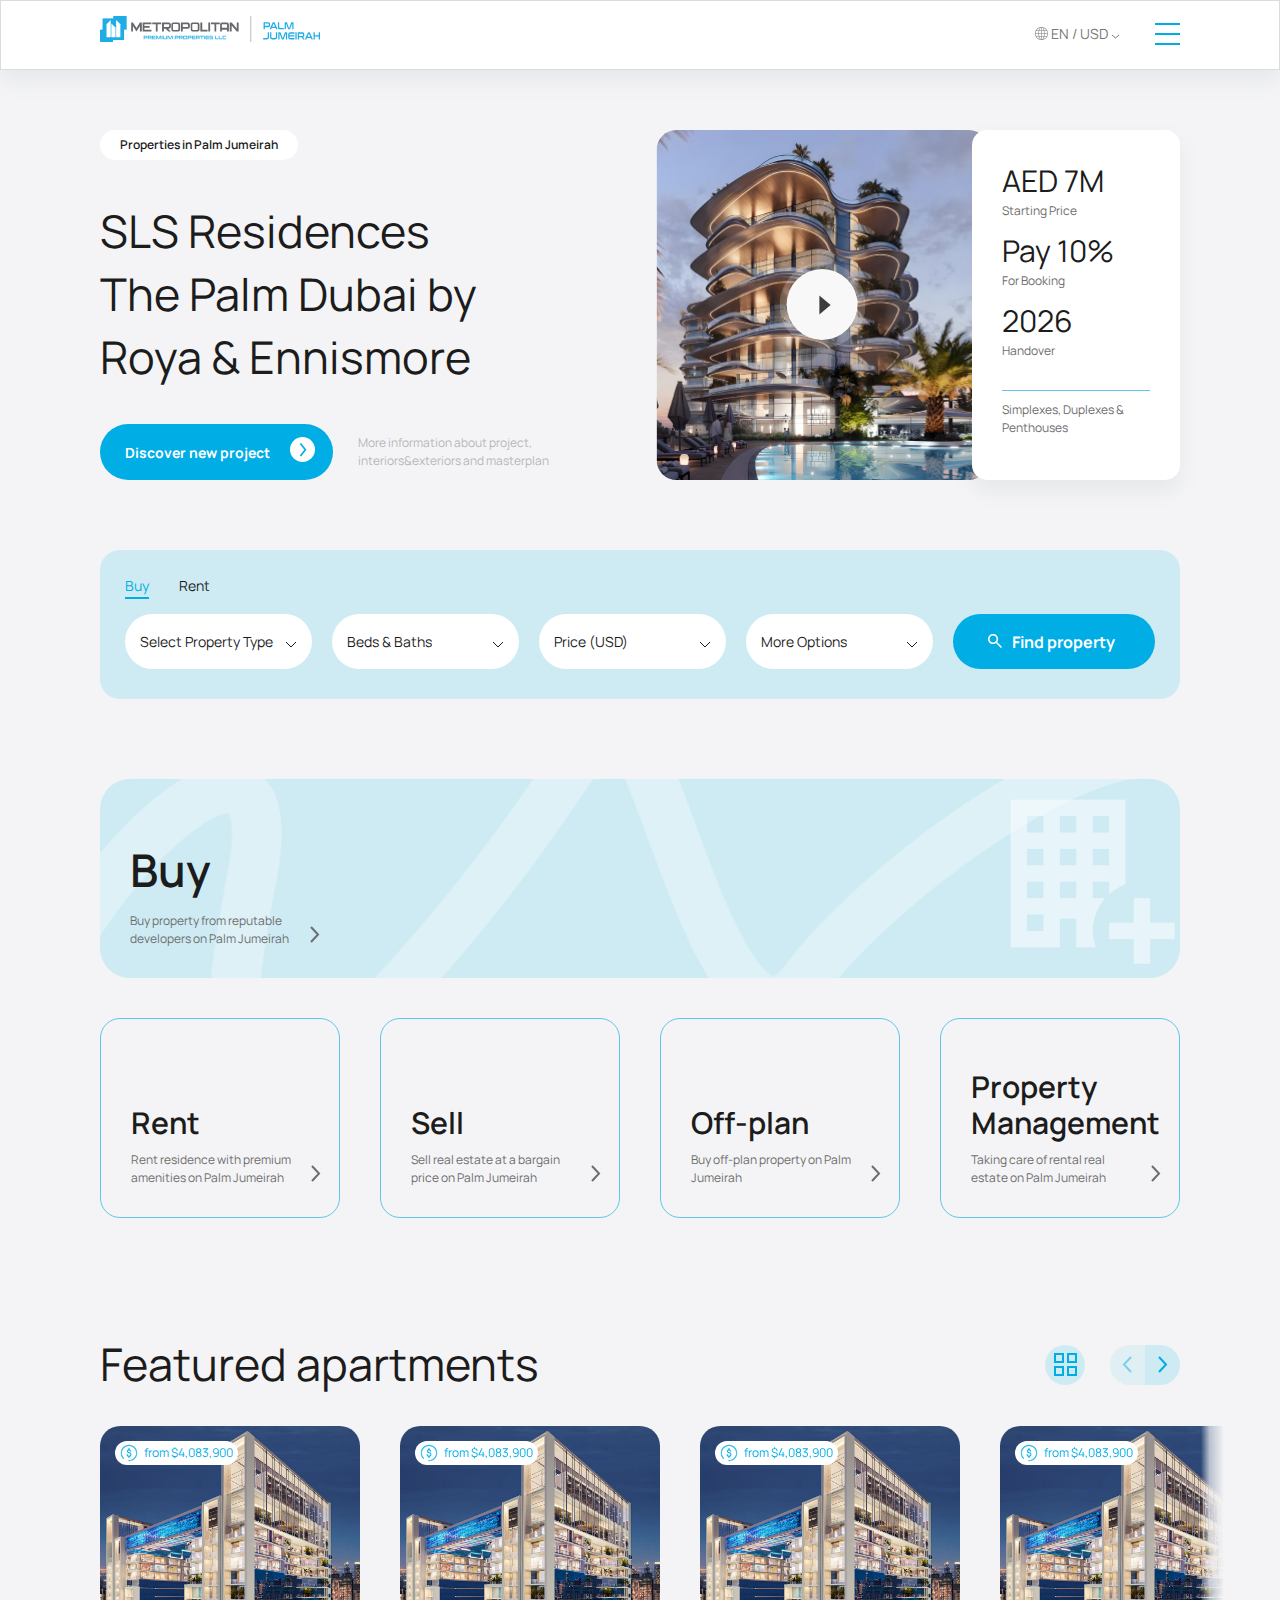
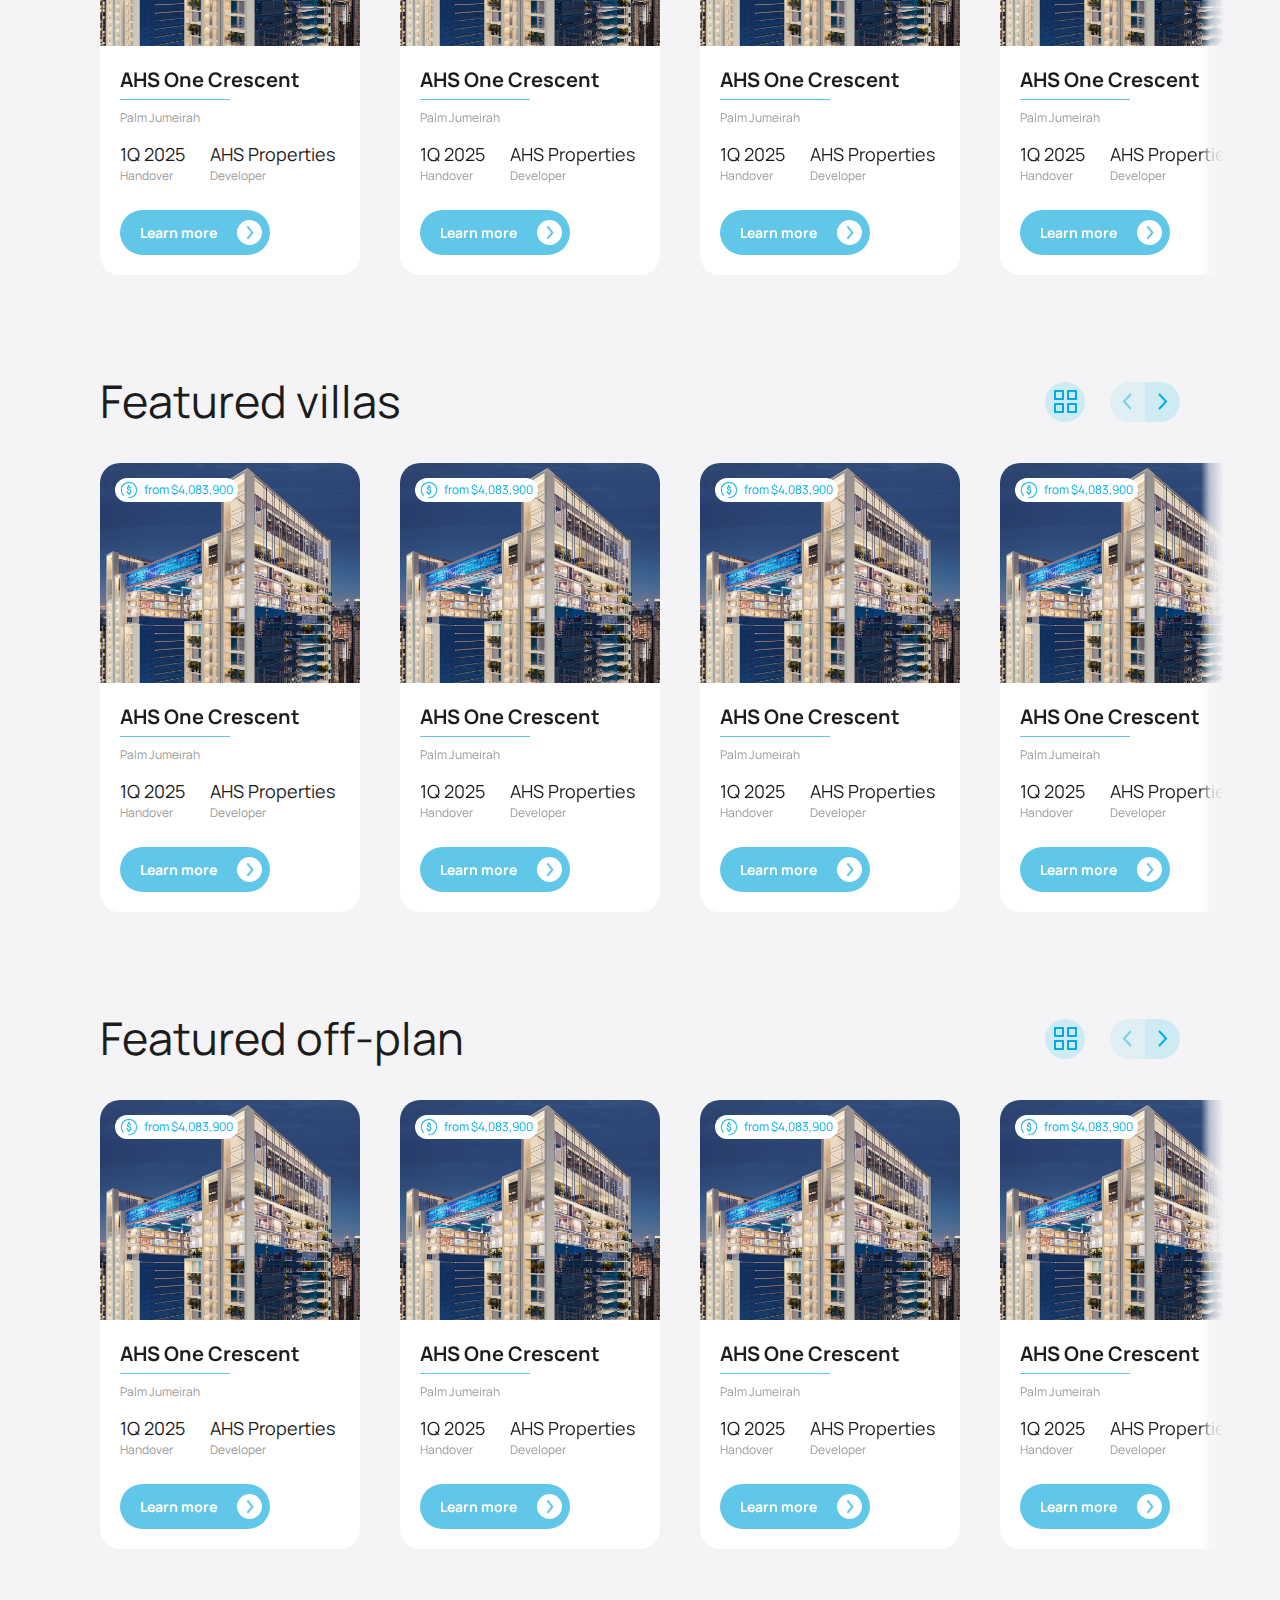
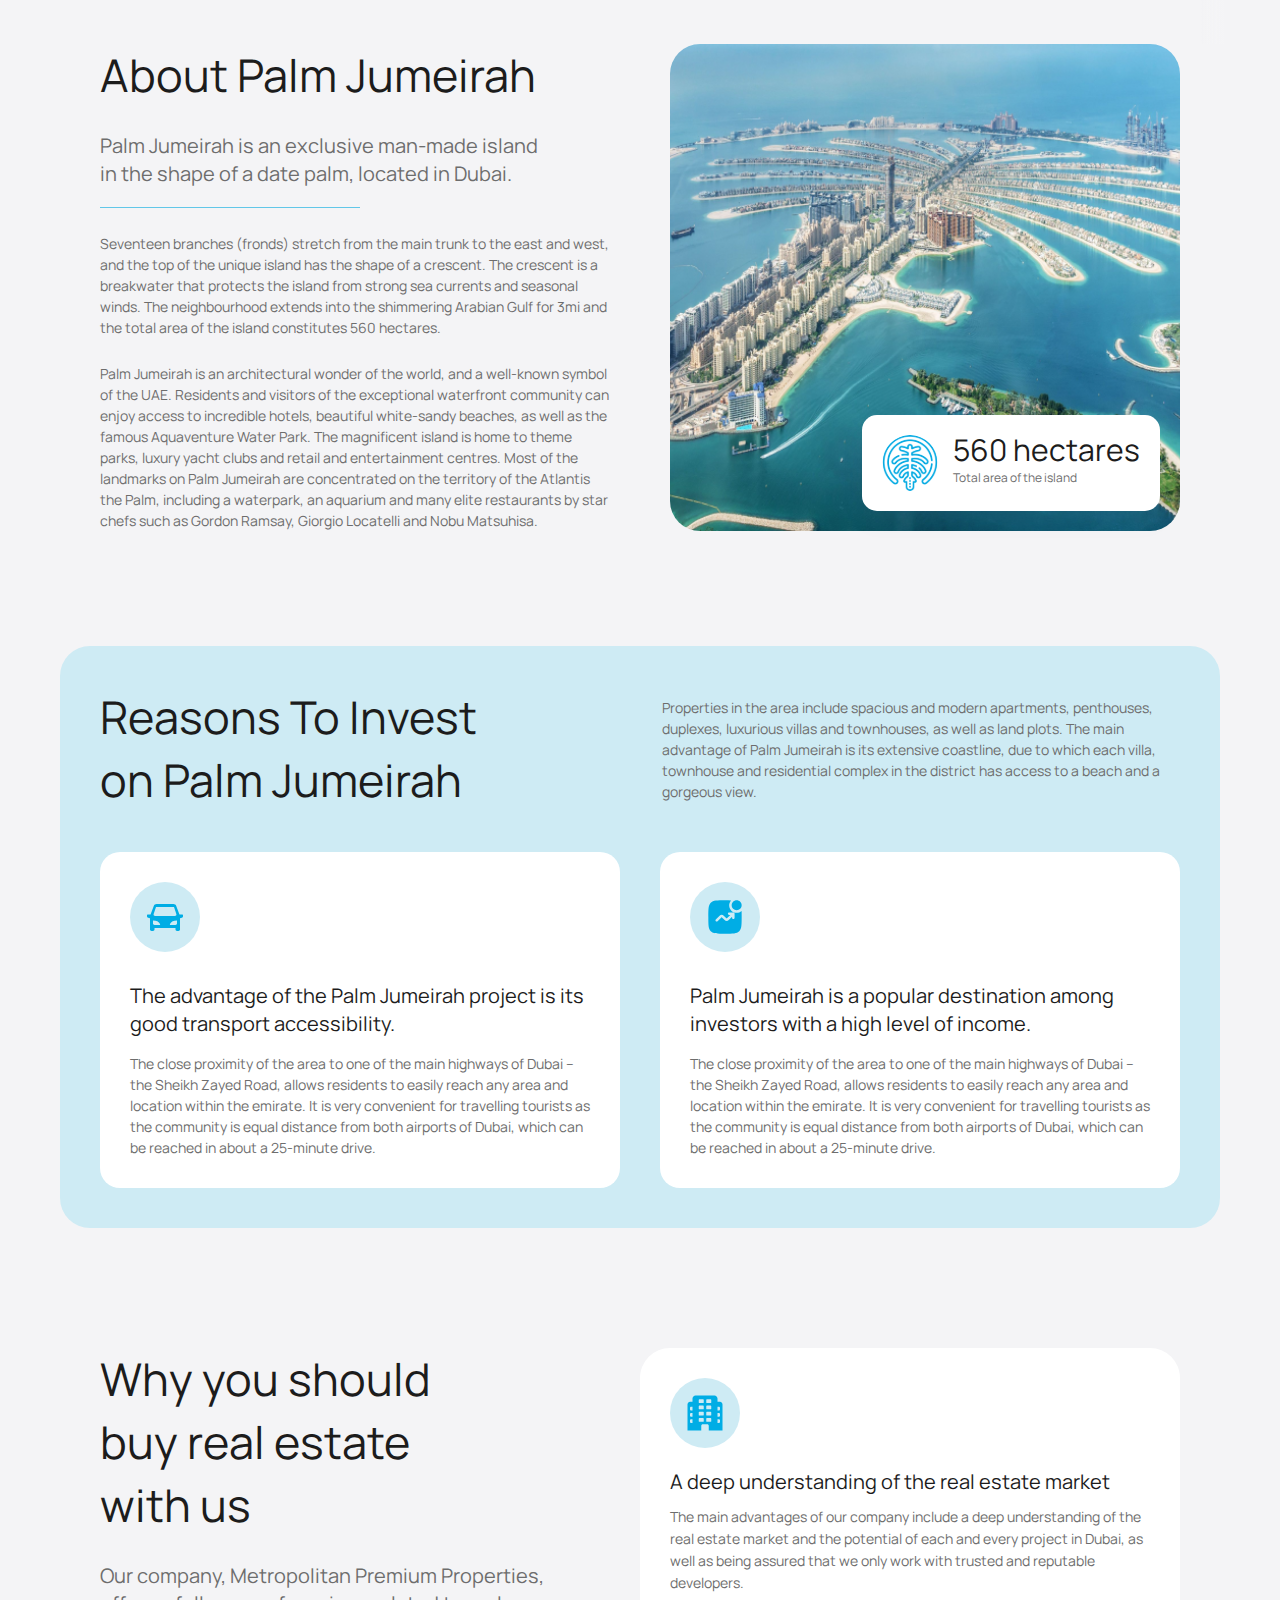
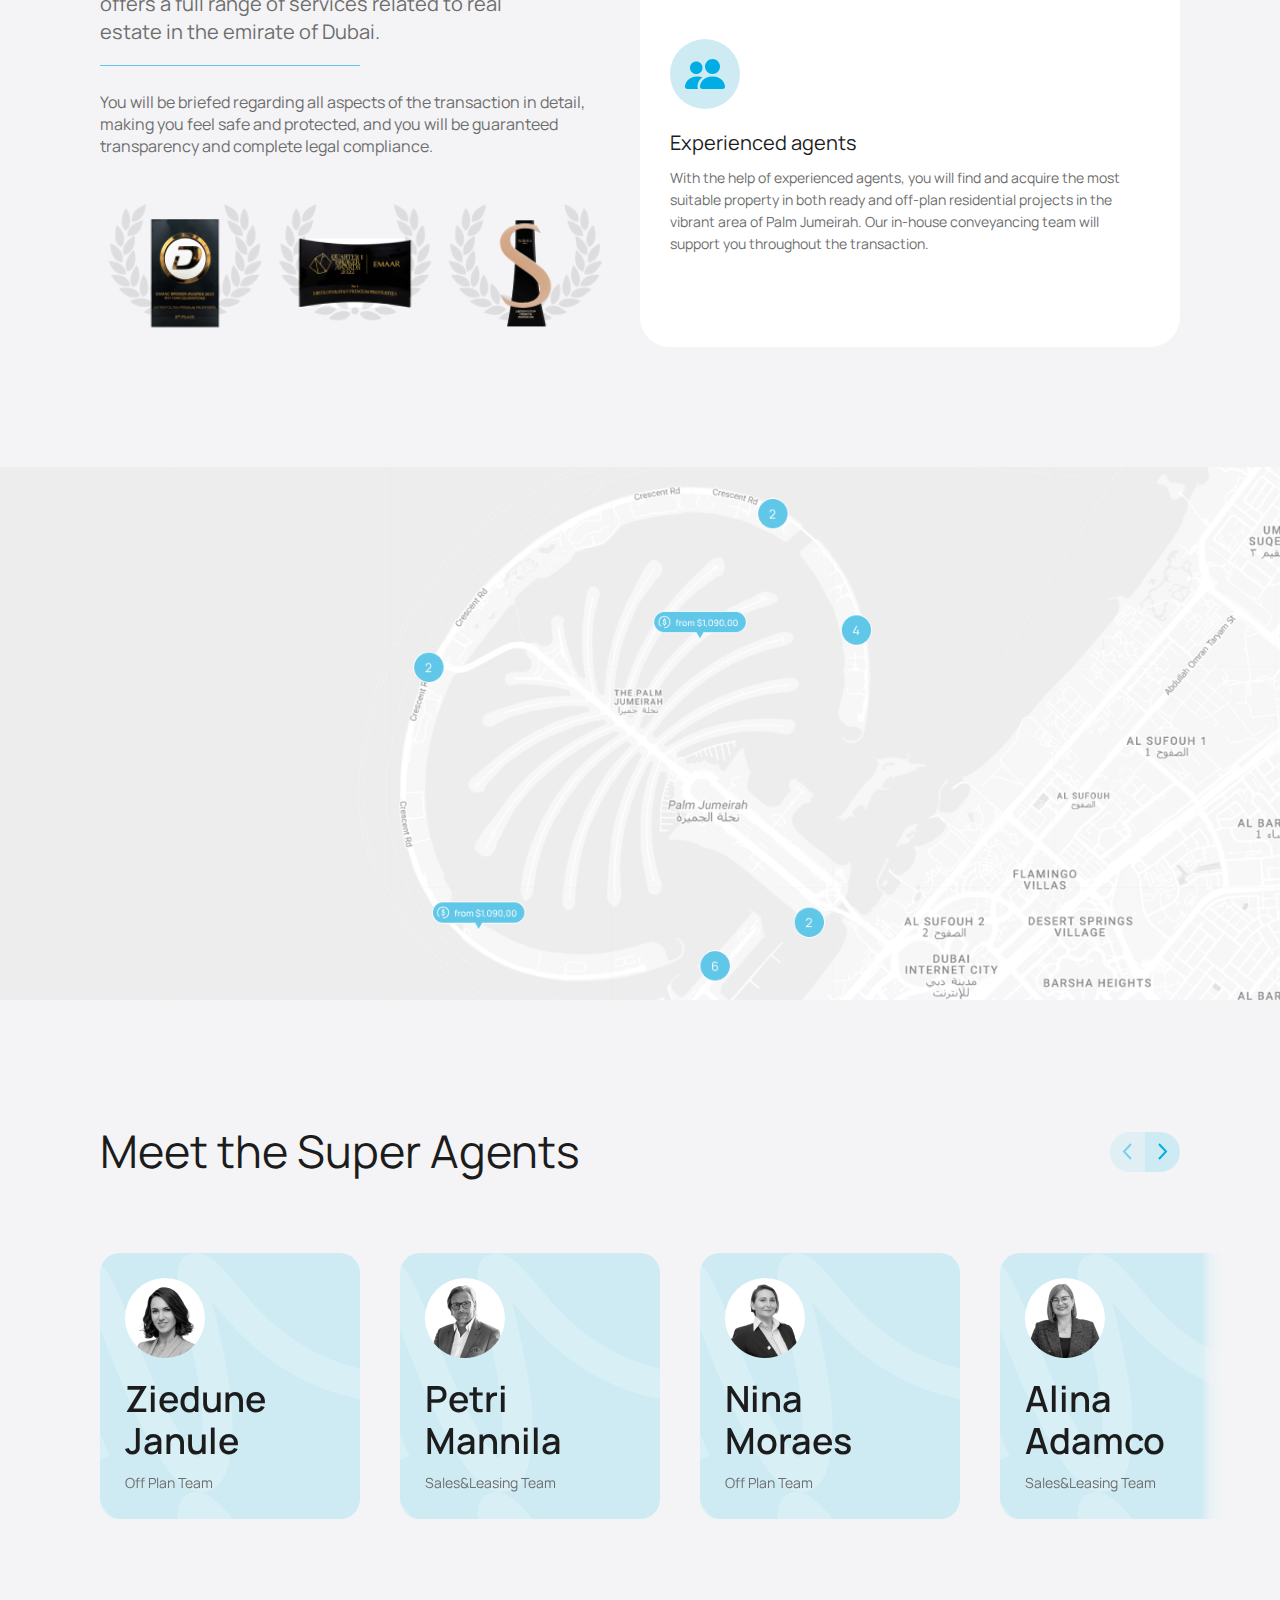
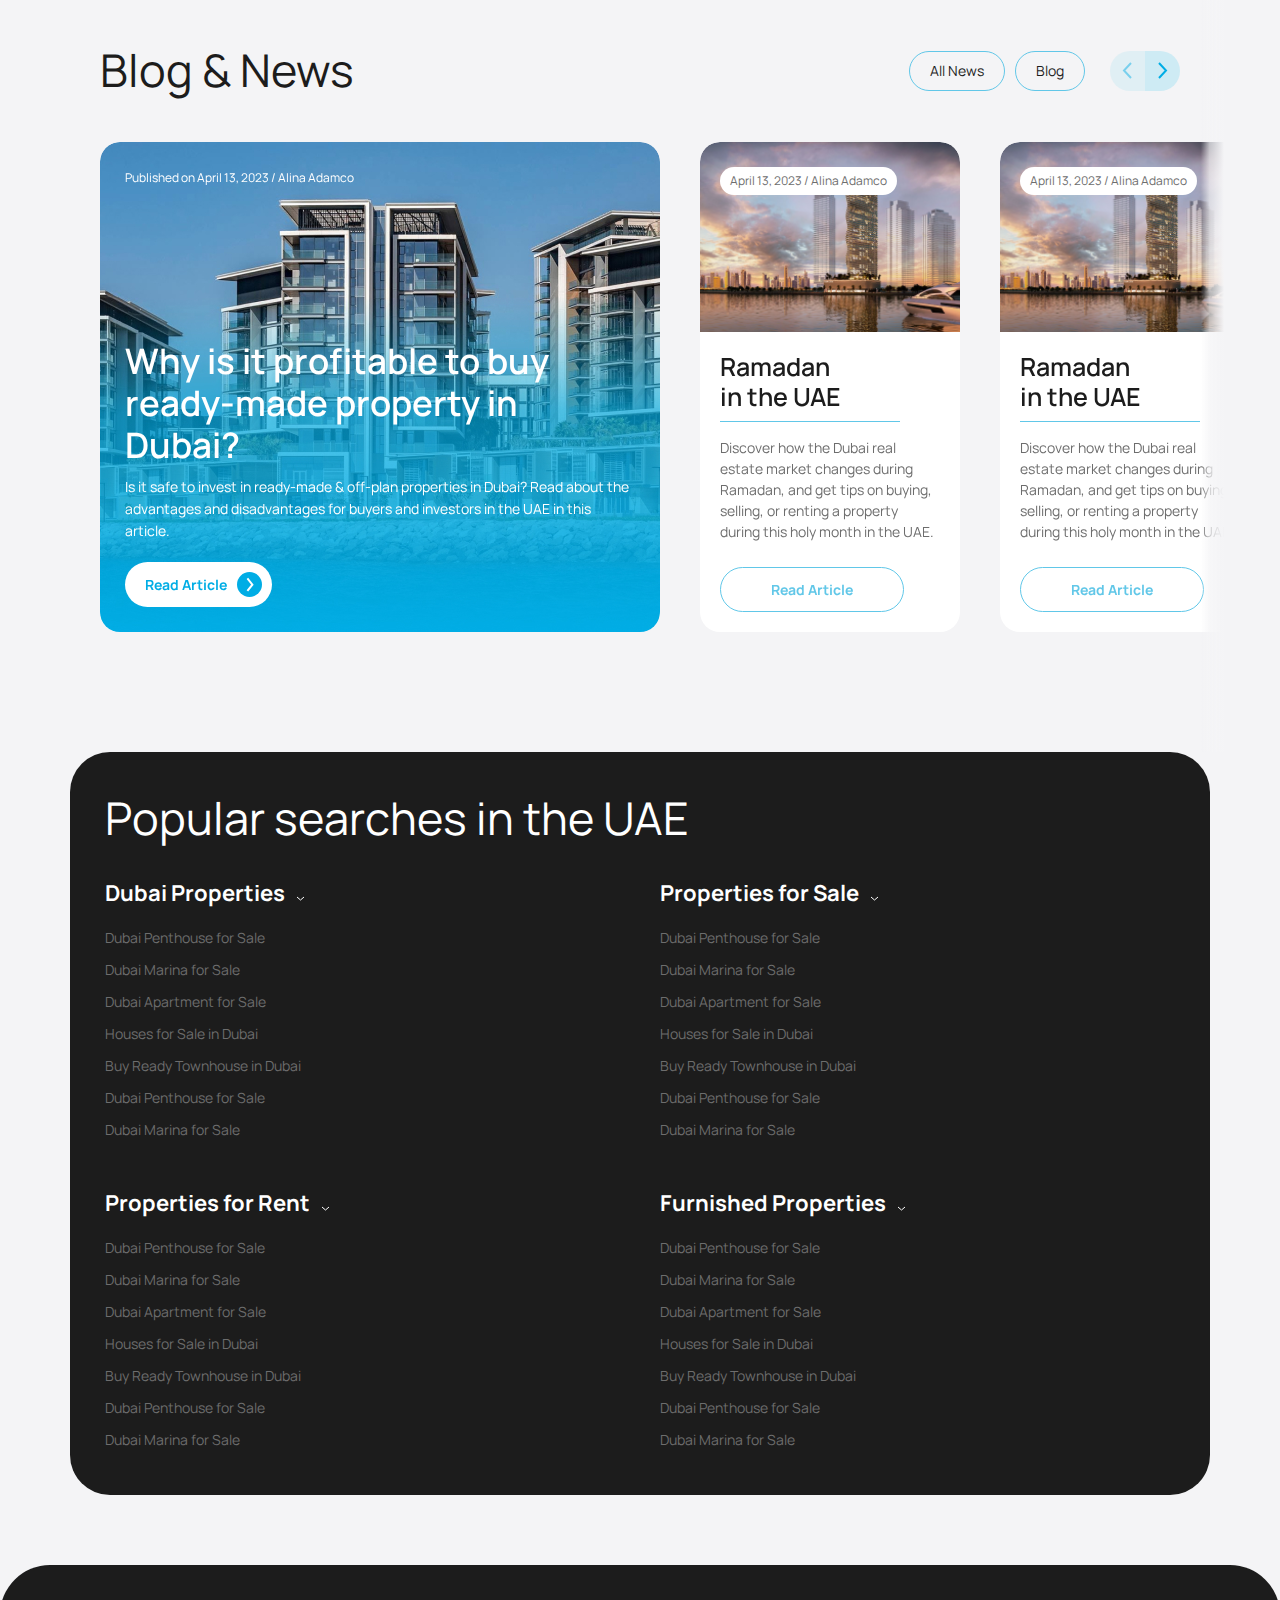
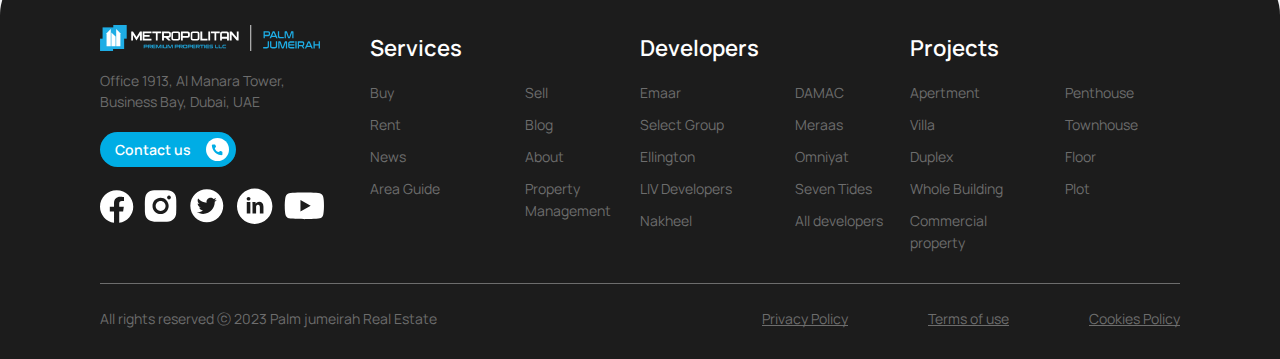
<file: index.html>
<!DOCTYPE html>
<html lang="en">
  <head>
    <meta charset="UTF-8" />
    <meta http-equiv="X-UA-Compatible" content="IE=edge" />
    <meta name="viewport" content="width=device-width, initial-scale=1.0" />
    <link rel="preconnect" href="https://fonts.googleapis.com" />
    <link rel="preconnect" href="https://fonts.gstatic.com" crossorigin />
    <link
      href="https://fonts.googleapis.com/css2?family=Manrope:wght@200;300;400;500;600;700;800&display=swap"
      rel="stylesheet"
    />
    <link rel="stylesheet" href="./styles/all.css" />
    <link
      rel="stylesheet"
      href="https://cdn.jsdelivr.net/npm/swiper@9/swiper-bundle.min.css"
    />

    <script src="https://cdn.jsdelivr.net/npm/swiper@9/swiper-bundle.min.js"></script>

    <title>Document</title>
  </head>
  <body>
    <header class="header">
      <div class="header__top">
        <div class="container">
          <a href="#" class="logo logo-head">
            <img src="./assets/imgs/new_logo.svg" alt="logo" class="big-logo"/>
            <img src="./assets/imgs/logo-small.svg" alt="logo" class="small-logo"/>

        </a>
          <div class="btns-group">
            <div class="lang-select">
              <p class="lang-select__line">
                <span data-lang="en" class="language">EN</span> /
                <span data-currency="usd" class="currency">USD</span>
              </p>
              <div class="pop-up lang">
                <div class="custom-select">
                  <div class="custom-select__title">Choose language</div>
                  <div class="custom-select__select" data-lang="en">
                    English / EN
                  </div>
                  <div class="custom-select__options mob">
                    <ul class="custom-select__options__list">
                      <li
                        data-lang_value="en"
                        class="custom-select__options__list__item selected"
                      >
                        English / EN
                      </li>
                      <li
                        data-lang_value="ar"
                        class="custom-select__options__list__item"
                      >
                        Arabian / AR
                      </li>
                      <li
                        data-lang_value="ru"
                        class="custom-select__options__list__item"
                      >
                        Russian / RU
                      </li>
                    </ul>
                  </div>
                </div>
                <div class="custom-select">
                  <div class="custom-select__title">Select currency</div>
                  <div class="custom-select__select" data-currency="usd">
                    USD
                  </div>
                  <div class="custom-select__options mob">
                    <ul class="custom-select__options__list">
                      <li
                        data-currency_value="usd"
                        class="custom-select__options__list__item selected"
                      >
                        USD
                      </li>
                      <li
                        data-currency_value="rub"
                        class="custom-select__options__list__item"
                      >
                        RUB
                      </li>
                      <li
                        data-currency_value="aed"
                        class="custom-select__options__list__item"
                      >
                        AED
                      </li>
                    </ul>
                  </div>
                </div>
                <button class="btn-lang" disabled type="button">Save</button>
                <button type="button" class="mob-close">← back</button>
              </div>
            </div>

            <a href="#" class="contact-btn">Contact us</a>
            <button class="burger" type="menu">
              <span class="line line-1"></span>
              <span class="line line-2"></span>
              <span class="line line-3"></span>
            </button>
          </div>
        </div>
      </div>
      <div class="header__bot">
        <div class="header__bot__mobile-search">
          <div class="container">
            <div class="header__bot__mobile-search__title">
              Top property for life and investments
            </div>
            <button class="header__bot__mobile-search__button">
              Find property
            </button>
          </div>
          <img
            src="./assets/imgs/house.png"
            class="header__bot__mobile-search__img"
            alt=""
          />
        </div>

        <div class="container">
          <div class="mob-title">More information</div>

          <nav class="nav">
            <ul class="nav__list">
            
              <li class="nav__list__item drop">
                <a href="#"
                  ><img
                    src="./assets/imgs/menu/menu-buy.svg"
                    alt=""
                    class="nav__list__item__img"
                  />Buy <span class="arr">></span></a
                >
                <div class="dropdown">
                  <a href="#">Secondary property</a>
                  <a href="#">Off-plan property</a>
                </div>
              </li>
              <li class="nav__list__item">
                <a href="#">
                  <img
                    src="./assets/imgs/menu/menu-aria.svg"
                    alt=""
                    class="nav__list__item__img"
                  />Area Guide</a
                >
              </li>
              <li class="nav__list__item">
                <a href="#"
                  ><img
                    src="./assets/imgs/menu/menu-sell.svg"
                    alt=""
                    class="nav__list__item__img"
                  />Rent</a
                >
              </li>
              <li class="nav__list__item">
                <a href="#">
                  <img
                    src="./assets/imgs/menu/menu-rent.svg"
                    alt=""
                    class="nav__list__item__img"
                  />Sell</a
                >
              </li>
              
              <li class="nav__list__item">
                <a href="#">
                  <img
                    src="./assets/imgs/menu/menu-prop.svg"
                    alt=""
                    class="nav__list__item__img"
                  />Property Management</a
                >
              </li>
              <li class="nav__list__item">
                <a href="#">
                  <img
                    src="./assets/imgs/menu/menu-blog.svg"
                    alt=""
                    class="nav__list__item__img"
                  />Blog</a
                >
              </li>
              <li class="nav__list__item">
                <a href="#">
                  <img
                    src="./assets/imgs/menu/menu-news.svg"
                    alt=""
                    class="nav__list__item__img"
                  />News <span class="stiker">10</span></a
                >
              </li>
              <li class="nav__list__item">
                <a href="#">
                  <img
                    src="./assets/imgs/menu/menu-info.svg"
                    alt=""
                    class="nav__list__item__img"
                  />About</a
                >
              </li>
            </ul>
          </nav>
          <div class="filters">
            <div class="filter-body">
              <div class="filter-select">
                <span class="filter-select__text" data-prj_sel="1"
                  >Projects</span
                >
                <svg
                  width="21"
                  height="21"
                  viewBox="0 0 21 21"
                  fill="none"
                  xmlns="http://www.w3.org/2000/svg"
                >
                  <circle
                    cx="10.5"
                    cy="10.5"
                    r="10.5"
                    transform="rotate(90 10.5 10.5)"
                    fill="#61C7E8"
                  />
                  <path
                    d="M6 9L10.5 13L15 9"
                    stroke="white"
                    stroke-linecap="round"
                  />
                </svg>
              </div>
              <div class="filter-opions">
                <ul class="filter-opions__list">
                  <li data-prjval="1" class="filter-opions__list__item">
                   <a href="#">Developer</a> 
                  </li>
                  <li data-prjval="2" class="filter-opions__list__item">
                    <a href="#">Developer 2</a> 
                  </li>
                  <li data-prjval="3" class="filter-opions__list__item">
                    <a href="#">Commercial Property</a> 
                  </li>
                  <li data-prjval="4" class="filter-opions__list__item">
                    <a href="#"> Developer 4</a> 
                  </li>
                </ul>
              </div>
            </div>
            <div class="filter-body">
              <div class="filter-select">
                <span data-dev_sel="1" class="filter-select__text"
                  >Developers</span
                >
                <svg
                  width="21"
                  height="21"
                  viewBox="0 0 21 21"
                  fill="none"
                  xmlns="http://www.w3.org/2000/svg"
                >
                  <circle
                    cx="10.5"
                    cy="10.5"
                    r="10.5"
                    transform="rotate(90 10.5 10.5)"
                    fill="#61C7E8"
                  />
                  <path
                    d="M6 9L10.5 13L15 9"
                    stroke="white"
                    stroke-linecap="round"
                  />
                </svg>
              </div>
              <div class="filter-opions">
                <ul class="filter-opions__list">
                  <li data-dev_val="1" class="filter-opions__list__item">
                    <a href="#">Projects</a> 
                  </li>
                  <li data-dev_val="2" class="filter-opions__list__item">
                    <a href="#">Projects2</a> 
                  </li>
                  <li data-dev_val="3" class="filter-opions__list__item select">
                    <a href="#">Commercial Property</a> 
                  </li>
                  <li data-dev_val="4" class="filter-opions__list__item">
                    <a href="#">Projects 4</a>
                  </li>
                </ul>
              </div>
            </div>
            <button type="button" class="filter-btn">
              <img src="./assets/imgs/filter.svg" alt="filter" />
            </button>
          </div>
          <!-- <div class="lang-select mob-lang">
            <div class="lang-select__line">
              <span data-lang="en" class="language">EN</span> /
              <span data-currency="usd" class="currency">USD</span>
            </div>

            <div class="pop-up lang">
              <div class="custom-select">
                <div class="custom-select__title">Choose language</div>
                <div class="custom-select__select" data-lang="en">
                  English / EN
                </div>
                <div class="custom-select__options">
                  <ul class="custom-select__options__list">
                    <li
                      data-lang_value="en"
                      class="custom-select__options__list__item selected"
                    >
                      English / EN
                    </li>
                    <li
                      data-lang_value="ar"
                      class="custom-select__options__list__item"
                    >
                      Arabian / AR
                    </li>
                    <li
                      data-lang_value="ru"
                      class="custom-select__options__list__item"
                    >
                      Russian / RU
                    </li>
                  </ul>
                </div>
              </div>
              <div class="custom-select">
                <div class="custom-select__title">Select currency</div>
                <div class="custom-select__select" data-currency="usd">USD</div>
                <div class="custom-select__options">
                  <ul class="custom-select__options__list">
                    <li
                      data-currency_value="usd"
                      class="custom-select__options__list__item selected"
                    >
                      USD
                    </li>
                    <li
                      data-currency_value="rub"
                      class="custom-select__options__list__item"
                    >
                      RUB
                    </li>
                    <li
                      data-currency_value="aed"
                      class="custom-select__options__list__item"
                    >
                      AED
                    </li>
                  </ul>
                </div>
              </div>
              <button class="btn-lang" disabled type="button">Save</button>
            </div>
          </div> -->
        </div>
      </div>
    </header>
    <main>
      <section class="general">
        <div class="container">
          <div class="content-section">
            <span class="info">Properties in Palm Jumeirah</span>
            <h1 class="title">
              SLS Residences The Palm Dubai by Roya & Ennismore
            </h1>
            <div class="more-info">
              <a href="#" class="to-project">Discover new project</a>
              <p class="description">
                More information about project, interiors&exteriors and
                masterplan
              </p>
            </div>
          </div>
          <div class="content-section">
            <div class="project-card">
              <div class="project-card__img">
                <button class="play">
                  <img src="./assets/imgs/play.svg" alt="play">
                </button>
                <img src="./assets/imgs/apart.jpg" alt="apart" />
              </div>
              <div class="project-card__info">
                <h4 class="project-card__info__value">AED 7M</h4>
                <span class="project-card__info__type">Starting Price</span>
                <h4 class="project-card__info__value">Pay 10%</h4>
                <span class="project-card__info__type">For Booking</span>
                <h4 class="project-card__info__value">2026</h4>
                <span class="project-card__info__type">Handover</span>
                <span class="project-card__info__type"
                  >Simplexes, Duplexes & Penthouses
                </span>
              </div>
            </div>
          </div>
        </div>
      </section>
      <section class="form-section">
        <div class="container">
          <div class="form">
            <div class="switches">
              <span data-swicth="buy" class="switch switched">Buy</span>
              <span data-swicth="rent" class="switch">Rent</span>
            </div>
            <div class="selects">
              <div class="select">
                <span class="select__text">Select Property Type</span>
              </div>
              <div class="select">
                <span class="select__text">Beds & Baths</span>
              </div>
              <div class="select">
                <span class="select__text">Price (USD)</span>
              </div>
              <div class="select">
                <span class="select__text">More Options</span>
              </div>
              <button type="button" class="sub-btn">Find property</button>
            </div>
          </div>
        </div>
      </section>
      <section class="links">
        <div class="container">
          <a href="#" class="link">
            <h4 class="link__title">Buy</h4>
            <p class="link__descr">
              Buy property from reputable developers on Palm Jumeirah
            </p>
            <img src="./assets/imgs/build.png" alt="decor" class="dec-img" />
          </a>
          <a href="#" class="link">
            <h4 class="link__title">Rent</h4>
            <p class="link__descr">
              Rent residence with premium amenities on Palm Jumeirah
            </p>
          </a>
          <a href="#" class="link">
            <h4 class="link__title">Sell</h4>
            <p class="link__descr">
              Sell real estate at a bargain price on Palm Jumeirah
            </p>
          </a>
          <a href="#" class="link">
            <h4 class="link__title">Off-plan</h4>
            <p class="link__descr">Buy off-plan property on Palm Jumeirah</p>
          </a>
          <a href="#" class="link">
            <h4 class="link__title">Property Management</h4>
            <p class="link__descr">
              Taking care of rental real estate on Palm Jumeirah
            </p>
          </a>
        </div>
      </section>
      <section class="apartments slider-section">
        <div class="gradient right"></div>
        <div class="gradient left"></div>
        <div class="container">
          <div class="slider-control">
            <h2 class="title">Featured apartments</h2>
            <div class="contols">
              <button
                class="colapse"
                data-slidername="apartments"
                type="button"
              >
                <span class="square"></span>
                <span class="square"></span>
                <span class="square"></span>
                <span class="square"></span>
              </button>
              <div class="slide-control">
                <button
                  type="button"
                  class="prev-slide prev-apartments"
                ></button>
                <button
                  type="button"
                  class="next-slide next-apartments"
                ></button>
              </div>
            </div>
          </div>
          <div class="slider-apartments">
            <div class="slides-wrap swiper-wrapper">
              <div class="slide small-card">
                <div class="small-card__img">
                  <span class="price">from $4,083,900</span>
                  <img src="./assets/imgs/ap.jpeg" alt="apart" />
                </div>
                <div class="small-card__text-section">
                  <h4 class="small-card__title">AHS One Crescent </h4>
                  <p class="small-card__rigion">Palm Jumeirah</p>
                  <div class="small-card__info">
                    <div class="small-card__info__item">
                      <p class="small-card__info__item__value">1Q 2025</p>
                      <p class="small-card__info__item__name">Handover</p>
                    </div>
                    <div class="small-card__info__item">
                      <p class="small-card__info__item__value">AHS Properties</p>
                      <p class="small-card__info__item__name">Developer</p>
                    </div>
                  </div>
                  <a href="#" class="small-card__link">Learn more</a>
                </div>
              </div>
              <div class="slide small-card">
                <div class="small-card__img">
                  <span class="price">from $4,083,900</span>
                  <img src="./assets/imgs/ap.jpeg" alt="apart" />
                </div>
                <div class="small-card__text-section">
                  <h4 class="small-card__title">AHS One Crescent</h4>
                  <p class="small-card__rigion">Palm Jumeirah</p>
                  <div class="small-card__info">
                    <div class="small-card__info__item">
                      <p class="small-card__info__item__value">1Q 2025</p>
                      <p class="small-card__info__item__name">Handover</p>
                    </div>
                    <div class="small-card__info__item">
                      <p class="small-card__info__item__value">AHS Properties</p>
                      <p class="small-card__info__item__name">Developer</p>
                    </div>
                  </div>
                  <a href="#" class="small-card__link">Learn more</a>
                </div>
              </div>
              <div class="slide small-card">
                <div class="small-card__img">
                  <span class="price">from $4,083,900</span>
                  <img src="./assets/imgs/ap.jpeg" alt="apart" />
                </div>
                <div class="small-card__text-section">
                  <h4 class="small-card__title">AHS One Crescent</h4>
                  <p class="small-card__rigion">Palm Jumeirah</p>
                  <div class="small-card__info">
                    <div class="small-card__info__item">
                      <p class="small-card__info__item__value">1Q 2025</p>
                      <p class="small-card__info__item__name">Handover</p>
                    </div>
                    <div class="small-card__info__item">
                      <p class="small-card__info__item__value">AHS Properties</p>
                      <p class="small-card__info__item__name">Developer</p>
                    </div>
                  </div>
                  <a href="#" class="small-card__link">Learn more</a>
                </div>
              </div>
              <div class="slide small-card">
                <div class="small-card__img">
                  <span class="price">from $4,083,900</span>
                  <img src="./assets/imgs/ap.jpeg" alt="apart" />
                </div>
                <div class="small-card__text-section">
                  <h4 class="small-card__title">AHS One Crescent</h4>
                  <p class="small-card__rigion">Palm Jumeirah</p>
                  <div class="small-card__info">
                    <div class="small-card__info__item">
                      <p class="small-card__info__item__value">1Q 2025</p>
                      <p class="small-card__info__item__name">Handover</p>
                    </div>
                    <div class="small-card__info__item">
                      <p class="small-card__info__item__value">AHS Properties</p>
                      <p class="small-card__info__item__name">Developer</p>
                    </div>
                  </div>
                  <a href="#" class="small-card__link">Learn more</a>
                </div>
              </div>
              <div class="slide small-card">
                <div class="small-card__img">
                  <span class="price">from $4,083,900</span>
                  <img src="./assets/imgs/ap.jpeg" alt="apart" />
                </div>
                <div class="small-card__text-section">
                  <h4 class="small-card__title">AHS One Crescent</h4>
                  <p class="small-card__rigion">Palm Jumeirah</p>
                  <div class="small-card__info">
                    <div class="small-card__info__item">
                      <p class="small-card__info__item__value">1Q 2025</p>
                      <p class="small-card__info__item__name">Handover</p>
                    </div>
                    <div class="small-card__info__item">
                      <p class="small-card__info__item__value">AHS Properties</p>
                      <p class="small-card__info__item__name">Developer</p>
                    </div>
                  </div>
                  <a href="#" class="small-card__link">Learn more</a>
                </div>
              </div>
              <div class="slide small-card">
                <div class="small-card__img">
                  <span class="price">from $4,083,900</span>
                  <img src="./assets/imgs/ap.jpeg" alt="apart" />
                </div>
                <div class="small-card__text-section">
                  <h4 class="small-card__title">AHS One Crescent</h4>
                  <p class="small-card__rigion">Palm Jumeirah</p>
                  <div class="small-card__info">
                    <div class="small-card__info__item">
                      <p class="small-card__info__item__value">1Q 2025</p>
                      <p class="small-card__info__item__name">Handover</p>
                    </div>
                    <div class="small-card__info__item">
                      <p class="small-card__info__item__value">AHS Properties</p>
                      <p class="small-card__info__item__name">Developer</p>
                    </div>
                  </div>
                  <a href="#" class="small-card__link">Learn more</a>
                </div>
              </div>
              <div class="slide small-card">
                <div class="small-card__img">
                  <span class="price">from $4,083,900</span>
                  <img src="./assets/imgs/ap.jpeg" alt="apart" />
                </div>
                <div class="small-card__text-section">
                  <h4 class="small-card__title">AHS One Crescent</h4>
                  <p class="small-card__rigion">Palm Jumeirah</p>
                  <div class="small-card__info">
                    <div class="small-card__info__item">
                      <p class="small-card__info__item__value">1Q 2025</p>
                      <p class="small-card__info__item__name">Handover</p>
                    </div>
                    <div class="small-card__info__item">
                      <p class="small-card__info__item__value">AHS Properties</p>
                      <p class="small-card__info__item__name">Developer</p>
                    </div>
                  </div>
                  <a href="#" class="small-card__link">Learn more</a>
                </div>
              </div>
            </div>
          </div>
        </div>
      </section>
      <section class="villas slider-section">
        <div class="gradient right"></div>
        <div class="gradient left"></div>

        <div class="container">
          <div class="slider-control">
            <h2 class="title">Featured villas</h2>
            <div class="contols">
              <button data-slidername="vilas" class="colapse" type="button">
                <span class="square"></span>
                <span class="square"></span>
                <span class="square"></span>
                <span class="square"></span>
              </button>
              <div class="slide-control">
                <button type="button" class="prev-slide prev-vilas"></button>
                <button type="button" class="next-slide next-vilas"></button>
              </div>
            </div>
          </div>
          <div class="slider-villas">
            <div class="slides-wrap swiper-wrapper">
              <div class="slide small-card">
                <div class="small-card__img">
                  <span class="price">from $4,083,900</span>
                  <img src="./assets/imgs/ap.jpeg" alt="apart" />
                </div>
                <div class="small-card__text-section">
                  <h4 class="small-card__title">AHS One Crescent</h4>
                  <p class="small-card__rigion">Palm Jumeirah</p>
                  <div class="small-card__info">
                    <div class="small-card__info__item">
                      <p class="small-card__info__item__value">1Q 2025</p>
                      <p class="small-card__info__item__name">Handover</p>
                    </div>
                    <div class="small-card__info__item">
                      <p class="small-card__info__item__value">AHS Properties</p>
                      <p class="small-card__info__item__name">Developer</p>
                    </div>
                  </div>
                  <a href="#" class="small-card__link">Learn more</a>
                </div>
              </div>
              <div class="slide small-card">
                <div class="small-card__img">
                  <span class="price">from $4,083,900</span>
                  <img src="./assets/imgs/ap.jpeg" alt="apart" />
                </div>
                <div class="small-card__text-section">
                  <h4 class="small-card__title">AHS One Crescent</h4>
                  <p class="small-card__rigion">Palm Jumeirah</p>
                  <div class="small-card__info">
                    <div class="small-card__info__item">
                      <p class="small-card__info__item__value">1Q 2025</p>
                      <p class="small-card__info__item__name">Handover</p>
                    </div>
                    <div class="small-card__info__item">
                      <p class="small-card__info__item__value">AHS Properties</p>
                      <p class="small-card__info__item__name">Developer</p>
                    </div>
                  </div>
                  <a href="#" class="small-card__link">Learn more</a>
                </div>
              </div>
              <div class="slide small-card">
                <div class="small-card__img">
                  <span class="price">from $4,083,900</span>
                  <img src="./assets/imgs/ap.jpeg" alt="apart" />
                </div>
                <div class="small-card__text-section">
                  <h4 class="small-card__title">AHS One Crescent</h4>
                  <p class="small-card__rigion">Palm Jumeirah</p>
                  <div class="small-card__info">
                    <div class="small-card__info__item">
                      <p class="small-card__info__item__value">1Q 2025</p>
                      <p class="small-card__info__item__name">Handover</p>
                    </div>
                    <div class="small-card__info__item">
                      <p class="small-card__info__item__value">AHS Properties</p>
                      <p class="small-card__info__item__name">Developer</p>
                    </div>
                  </div>
                  <a href="#" class="small-card__link">Learn more</a>
                </div>
              </div>
              <div class="slide small-card">
                <div class="small-card__img">
                  <span class="price">from $4,083,900</span>
                  <img src="./assets/imgs/ap.jpeg" alt="apart" />
                </div>
                <div class="small-card__text-section">
                  <h4 class="small-card__title">AHS One Crescent</h4>
                  <p class="small-card__rigion">Palm Jumeirah</p>
                  <div class="small-card__info">
                    <div class="small-card__info__item">
                      <p class="small-card__info__item__value">1Q 2025</p>
                      <p class="small-card__info__item__name">Handover</p>
                    </div>
                    <div class="small-card__info__item">
                      <p class="small-card__info__item__value">AHS Properties</p>
                      <p class="small-card__info__item__name">Developer</p>
                    </div>
                  </div>
                  <a href="#" class="small-card__link">Learn more</a>
                </div>
              </div>
              <div class="slide small-card">
                <div class="small-card__img">
                  <span class="price">from $4,083,900</span>
                  <img src="./assets/imgs/ap.jpeg" alt="apart" />
                </div>
                <div class="small-card__text-section">
                  <h4 class="small-card__title">AHS One Crescent</h4>
                  <p class="small-card__rigion">Palm Jumeirah</p>
                  <div class="small-card__info">
                    <div class="small-card__info__item">
                      <p class="small-card__info__item__value">1Q 2025</p>
                      <p class="small-card__info__item__name">Handover</p>
                    </div>
                    <div class="small-card__info__item">
                      <p class="small-card__info__item__value">AHS Properties</p>
                      <p class="small-card__info__item__name">Developer</p>
                    </div>
                  </div>
                  <a href="#" class="small-card__link">Learn more</a>
                </div>
              </div>
              <div class="slide small-card">
                <div class="small-card__img">
                  <span class="price">from $4,083,900</span>
                  <img src="./assets/imgs/ap.jpeg" alt="apart" />
                </div>
                <div class="small-card__text-section">
                  <h4 class="small-card__title">AHS One Crescent</h4>
                  <p class="small-card__rigion">Palm Jumeirah</p>
                  <div class="small-card__info">
                    <div class="small-card__info__item">
                      <p class="small-card__info__item__value">1Q 2025</p>
                      <p class="small-card__info__item__name">Handover</p>
                    </div>
                    <div class="small-card__info__item">
                      <p class="small-card__info__item__value">AHS Properties</p>
                      <p class="small-card__info__item__name">Developer</p>
                    </div>
                  </div>
                  <a href="#" class="small-card__link">Learn more</a>
                </div>
              </div>
              <div class="slide small-card">
                <div class="small-card__img">
                  <span class="price">from $4,083,900</span>
                  <img src="./assets/imgs/ap.jpeg" alt="apart" />
                </div>
                <div class="small-card__text-section">
                  <h4 class="small-card__title">AHS One Crescent</h4>
                  <p class="small-card__rigion">Palm Jumeirah</p>
                  <div class="small-card__info">
                    <div class="small-card__info__item">
                      <p class="small-card__info__item__value">1Q 2025</p>
                      <p class="small-card__info__item__name">Handover</p>
                    </div>
                    <div class="small-card__info__item">
                      <p class="small-card__info__item__value">AHS Properties</p>
                      <p class="small-card__info__item__name">Developer</p>
                    </div>
                  </div>
                  <a href="#" class="small-card__link">Learn more</a>
                </div>
              </div>
            </div>
          </div>
        </div>
      </section>
      <section class="offset slider-section">
        <div class="gradient right"></div>
        <div class="gradient left"></div>
        <div class="container">
          <div class="slider-control">
            <h2 class="title">Featured off-plan</h2>
            <div class="contols">
              <button data-slidername="offset" class="colapse" type="button">
                <span class="square"></span>
                <span class="square"></span>
                <span class="square"></span>
                <span class="square"></span>
              </button>
              <div class="slide-control">
                <button type="button" class="prev-slide prev-offset"></button>
                <button type="button" class="next-slide next-offset"></button>
              </div>
            </div>
          </div>
          <div class="slider-offset">
            <div class="slides-wrap swiper-wrapper">
              <div class="slide small-card">
                <div class="small-card__img">
                  <span class="price">from $4,083,900</span>
                  <img src="./assets/imgs/ap.jpeg" alt="apart" />
                </div>
                <div class="small-card__text-section">
                  <h4 class="small-card__title">AHS One Crescent</h4>
                  <p class="small-card__rigion">Palm Jumeirah</p>
                  <div class="small-card__info">
                    <div class="small-card__info__item">
                      <p class="small-card__info__item__value">1Q 2025</p>
                      <p class="small-card__info__item__name">Handover</p>
                    </div>
                    <div class="small-card__info__item">
                      <p class="small-card__info__item__value">AHS Properties</p>
                      <p class="small-card__info__item__name">Developer</p>
                    </div>
                  </div>
                  <a href="#" class="small-card__link">Learn more</a>
                </div>
              </div>
              <div class="slide small-card">
                <div class="small-card__img">
                  <span class="price">from $4,083,900</span>
                  <img src="./assets/imgs/ap.jpeg" alt="apart" />
                </div>
                <div class="small-card__text-section">
                  <h4 class="small-card__title">AHS One Crescent</h4>
                  <p class="small-card__rigion">Palm Jumeirah</p>
                  <div class="small-card__info">
                    <div class="small-card__info__item">
                      <p class="small-card__info__item__value">1Q 2025</p>
                      <p class="small-card__info__item__name">Handover</p>
                    </div>
                    <div class="small-card__info__item">
                      <p class="small-card__info__item__value">AHS Properties</p>
                      <p class="small-card__info__item__name">Developer</p>
                    </div>
                  </div>
                  <a href="#" class="small-card__link">Learn more</a>
                </div>
              </div>
              <div class="slide small-card">
                <div class="small-card__img">
                  <span class="price">from $4,083,900</span>
                  <img src="./assets/imgs/ap.jpeg" alt="apart" />
                </div>
                <div class="small-card__text-section">
                  <h4 class="small-card__title">AHS One Crescent</h4>
                  <p class="small-card__rigion">Palm Jumeirah</p>
                  <div class="small-card__info">
                    <div class="small-card__info__item">
                      <p class="small-card__info__item__value">1Q 2025</p>
                      <p class="small-card__info__item__name">Handover</p>
                    </div>
                    <div class="small-card__info__item">
                      <p class="small-card__info__item__value">AHS Properties</p>
                      <p class="small-card__info__item__name">Developer</p>
                    </div>
                  </div>
                  <a href="#" class="small-card__link">Learn more</a>
                </div>
              </div>
              <div class="slide small-card">
                <div class="small-card__img">
                  <span class="price">from $4,083,900</span>
                  <img src="./assets/imgs/ap.jpeg" alt="apart" />
                </div>
                <div class="small-card__text-section">
                  <h4 class="small-card__title">AHS One Crescent</h4>
                  <p class="small-card__rigion">Palm Jumeirah</p>
                  <div class="small-card__info">
                    <div class="small-card__info__item">
                      <p class="small-card__info__item__value">1Q 2025</p>
                      <p class="small-card__info__item__name">Handover</p>
                    </div>
                    <div class="small-card__info__item">
                      <p class="small-card__info__item__value">AHS Properties</p>
                      <p class="small-card__info__item__name">Developer</p>
                    </div>
                  </div>
                  <a href="#" class="small-card__link">Learn more</a>
                </div>
              </div>
              <div class="slide small-card">
                <div class="small-card__img">
                  <span class="price">from $4,083,900</span>
                  <img src="./assets/imgs/ap.jpeg" alt="apart" />
                </div>
                <div class="small-card__text-section">
                  <h4 class="small-card__title">AHS One Crescent</h4>
                  <p class="small-card__rigion">Palm Jumeirah</p>
                  <div class="small-card__info">
                    <div class="small-card__info__item">
                      <p class="small-card__info__item__value">1Q 2025</p>
                      <p class="small-card__info__item__name">Handover</p>
                    </div>
                    <div class="small-card__info__item">
                      <p class="small-card__info__item__value">AHS Properties</p>
                      <p class="small-card__info__item__name">Developer</p>
                    </div>
                  </div>
                  <a href="#" class="small-card__link">Learn more</a>
                </div>
              </div>
              <div class="slide small-card">
                <div class="small-card__img">
                  <span class="price">from $4,083,900</span>
                  <img src="./assets/imgs/ap.jpeg" alt="apart" />
                </div>
                <div class="small-card__text-section">
                  <h4 class="small-card__title">AHS One Crescent</h4>
                  <p class="small-card__rigion">Palm Jumeirah</p>
                  <div class="small-card__info">
                    <div class="small-card__info__item">
                      <p class="small-card__info__item__value">1Q 2025</p>
                      <p class="small-card__info__item__name">Handover</p>
                    </div>
                    <div class="small-card__info__item">
                      <p class="small-card__info__item__value">AHS Properties</p>
                      <p class="small-card__info__item__name">Developer</p>
                    </div>
                  </div>
                  <a href="#" class="small-card__link">Learn more</a>
                </div>
              </div>
              <div class="slide small-card">
                <div class="small-card__img">
                  <span class="price">from $4,083,900</span>
                  <img src="./assets/imgs/ap.jpeg" alt="apart" />
                </div>
                <div class="small-card__text-section">
                  <h4 class="small-card__title">AHS One Crescent</h4>
                  <p class="small-card__rigion">Palm Jumeirah</p>
                  <div class="small-card__info">
                    <div class="small-card__info__item">
                      <p class="small-card__info__item__value">1Q 2025</p>
                      <p class="small-card__info__item__name">Handover</p>
                    </div>
                    <div class="small-card__info__item">
                      <p class="small-card__info__item__value">AHS Properties</p>
                      <p class="small-card__info__item__name">Developer</p>
                    </div>
                  </div>
                  <a href="#" class="small-card__link">Learn more</a>
                </div>
              </div>
            </div>
          </div>
        </div>
      </section>
      <section class="about">
        <div class="container">
          <div class="content-section">
            <h3 class="title">About Palm Jumeirah</h3>
            <p class="subtitle">
              Palm Jumeirah is an exclusive man-made island in the shape of a
              date palm, located in Dubai.
            </p>
            <p class="paragraf">
              Seventeen branches (fronds) stretch from the main trunk to the
              east and west, and the top of the unique island has the shape of a
              crescent. The crescent is a breakwater that protects the island
              from strong sea currents and seasonal winds. The neighbourhood
              extends into the shimmering Arabian Gulf for 3mi and the total
              area of the island constitutes 560 hectares.
            </p>
            <p class="paragraf">
              Palm Jumeirah is an architectural wonder of the world, and a
              well-known symbol of the UAE. Residents and visitors of the
              exceptional waterfront community can enjoy access to incredible
              hotels, beautiful white-sandy beaches, as well as the famous
              Aquaventure Water Park. The magnificent island is home to theme
              parks, luxury yacht clubs and retail and entertainment centres.
              Most of the landmarks on Palm Jumeirah are concentrated on the
              territory of the Atlantis the Palm, including a waterpark, an
              aquarium and many elite restaurants by star chefs such as Gordon
              Ramsay, Giorgio Locatelli and Nobu Matsuhisa.
            </p>
          </div>
          <div class="content-section">
            <img src="./assets/imgs/img.png" alt="img" />
            <div class="total">
              <img src="./assets/imgs/palm.svg" class="palm" alt="palm" />
              <div class="text">
                <h4 class="total__title">560 hectares</h4>
                <span class="total__desc">Total area of the island</span>
              </div>
            </div>
          </div>
        </div>
      </section>
      <section class="reason">
        <div class="container">
          <div class="text">
            <h3 class="title">Reasons To Invest on Palm Jumeirah</h3>
            <p class="descr">
              Properties in the area include spacious and modern apartments,
              penthouses, duplexes, luxurious villas and townhouses, as well as
              land plots. The main advantage of Palm Jumeirah is its extensive
              coastline, due to which each villa, townhouse and residential
              complex in the district has access to a beach and a gorgeous view.
            </p>
          </div>
          <div class="content-section">
            <div class="content-section__wrap">
              <img
                src="./assets/imgs/car.svg"
                alt="car"
                class="content-section__wrap__img"
              />
            </div>

            <h4 class="content-section__title">
              The advantage of the Palm Jumeirah project is its good transport
              accessibility.
            </h4>
            <p class="content-section__paragraf">
              The close proximity of the area to one of the main highways of
              Dubai – the Sheikh Zayed Road, allows residents to easily reach
              any area and location within the emirate. It is very convenient
              for travelling tourists as the community is equal distance from
              both airports of Dubai, which can be reached in about a 25-minute
              drive.
            </p>
          </div>
          <div class="content-section">
            <div class="content-section__wrap">
              <img
                src="./assets/imgs/diagram.svg"
                alt="diagram"
                class="content-section__wrap__img"
              />
            </div>

            <h4 class="content-section__title">
              Palm Jumeirah is a popular destination among investors with a high
              level of income.
            </h4>
            <p class="content-section__paragraf">
              The close proximity of the area to one of the main highways of
              Dubai – the Sheikh Zayed Road, allows residents to easily reach
              any area and location within the emirate. It is very convenient
              for travelling tourists as the community is equal distance from
              both airports of Dubai, which can be reached in about a 25-minute
              drive.
            </p>
          </div>
        </div>
      </section>
      <section class="awards">
        <div class="container">
          <div class="content-section">
            <h3 class="title">Why you should buy real estate with us</h3>
            <p class="sub-title">
              Our company, Metropolitan Premium Properties, offers a full range
              of services related to real estate in the emirate of Dubai.
            </p>
            <p class="descr">
              You will be briefed regarding all aspects of the transaction in
              detail, making you feel safe and protected, and you will be
              guaranteed transparency and complete legal compliance.
            </p>
            <div class="imgs-award">
              <img src="./assets/imgs/aw1.png" alt="award" />
              <img src="./assets/imgs/aw2.png" alt="award" />
              <img src="./assets/imgs/aw3.png" alt="award" />
            </div>
          </div>
          <div class="content-section">
            <div class="text-block">
              <div class="img-wrap">
                <img src="./assets/imgs/building.svg" alt="" />
              </div>
              <h4 class="text-block__title">
                A deep understanding of the real estate market
              </h4>
              <p class="text-block__paragraf">
                The main advantages of our company include a deep understanding
                of the real estate market and the potential of each and every
                project in Dubai, as well as being assured that we only work
                with trusted and reputable developers.
              </p>
            </div>
            <div class="text-block">
              <div class="img-wrap">
                <img src="./assets/imgs/people.svg" alt="" />
              </div>
              <h4 class="text-block__title">Experienced agents</h4>
              <p class="text-block__paragraf">
                With the help of experienced agents, you will find and acquire
                the most suitable property in both ready and off-plan
                residential projects in the vibrant area of Palm Jumeirah. Our
                in-house conveyancing team will support you throughout the
                transaction.
              </p>
            </div>
          </div>
        </div>
      </section>
      <section class="map">
        <img src="./assets/imgs/map.png" alt="" />
      </section>
      <section class="agent">
        <div class="gradient right"></div>
        <div class="gradient left"></div>

        <div class="container">
          <div class="slider-control">
            <h3 class="title">Meet the Super Agents</h3>
            <div class="contols">
              
              <div class="slide-control">
                <button type="button" class="prev-slide prev-agent" ></button>
                <button type="button" class="next-slide next-agent"></button>
              </div>
            </div>

          </div>
        
          <div class="slider-agent">
            <div class="swiper-wrapper">
              <div class="slide small-card">
                <div class="img-wrap">
                  <img src="./assets/imgs/face1.png" alt="" class="face" />
                </div>
                <h4 class="name">Ziedune Janule</h4>
                <a href="#" class="link">Off Plan Team</a>
              </div>
              <div class="slide small-card">
                <div class="img-wrap">
                  <img src="./assets/imgs/face2.png" alt="" class="face" />
                </div>
                <h4 class="name">Petri Mannila</h4>
                <a href="#" class="link">Sales&Leasing Team</a>
              </div>
              <div class="slide small-card">
                <div class="img-wrap">
                  <img src="./assets/imgs/face3.png" alt="" class="face" />
                </div>
                <h4 class="name">Nina Moraes</h4>
                <a href="#" class="link">Off Plan Team</a>
              </div>
              <div class="slide small-card">
                <div class="img-wrap">
                  <img src="./assets/imgs/face4.png" alt="" class="face" />
                </div>
                <h4 class="name">Alina Adamco</h4>
                <a href="#" class="link">Sales&Leasing Team</a>
              </div>
              <div class="slide small-card">
                <div class="img-wrap">
                  <img src="./assets/imgs/face1.png" alt="" class="face" />
                </div>
                <h4 class="name">Ziedune Janule</h4>
                <a href="#" class="link">Off Plan Team</a>
              </div>
              <div class="slide small-card">
                <div class="img-wrap">
                  <img src="./assets/imgs/face2.png" alt="" class="face" />
                </div>
                <h4 class="name">Petri Mannila</h4>
                <a href="#" class="link">Sales&Leasing Team</a>
              </div>
              <div class="slide small-card">
                <div class="img-wrap">
                  <img src="./assets/imgs/face3.png" alt="" class="face" />
                </div>
                <h4 class="name">Nina Moraes</h4>
                <a href="#" class="link">Off Plan Team</a>
              </div>
              <div class="slide small-card">
                <div class="img-wrap">
                  <img src="./assets/imgs/face4.png" alt="" class="face" />
                </div>
                <h4 class="name">Alina Adamco</h4>
                <a href="#" class="link">Sales&Leasing Team</a>
              </div>
            </div>
          </div>
        </div>
      </section>
      <section class="news">
        <div class="gradient right"></div>
        <div class="gradient left"></div>
        <div class="container">
          <h3 class="title">Blog & News</h3>
          <div class="news__controls">
            <div class="block">
              <a href="#" class="news__controls__link">All News</a>
              <a href="#" class="news__controls__link">Blog</a>
            </div>
            <div class="block" >
            <button type="button" class="prev-slide prev-news"></button>
            <button type="button" class="next-slide next-news"></button>
          </div>
          </div>
          <div class="content">
            <div class="slider slider-news">
              <div class="swiper-wrapper">
      
                <div class="big-news slide" id="big-news">
                  <span class="publish-date"
                    >Published on April 13, 2023 / Alina Adamco</span
                  >
                  <h4 class="big-news__title">
                    Why is it profitable to buy ready-made property in Dubai?
                  </h4>
                  <p class="big-news__descr">
                    Is it safe to invest in ready-made & off-plan properties in
                    Dubai? Read about the advantages and disadvantages for
                    buyers and investors in the UAE in this article.
                  </p>
                  <a href="#" class="big-news__link">Read Article</a>
                </div>
                <div class="slide small-card">
                  <div class="slide-img">
                    <img src="./assets/imgs/news.png" alt="" />
                    <span class="slide-img__date"
                      >April 13, 2023 / Alina Adamco</span
                    >
                  </div>
                  <div class="text-content">
                    <h4 class="slide__title">Ramadan in the UAE</h4>
                    <p class="slide__info">
                      Discover how the Dubai real estate market changes during
                      Ramadan, and get tips on buying, selling, or renting a
                      property during this holy month in the UAE.
                    </p>
                    <a href="#" class="slide__read-more">Read Article </a>
                  </div>
                </div>
                <div class="slide small-card">
                  <div class="slide-img">
                    <img src="./assets/imgs/news.png" alt="" />
                    <span class="slide-img__date"
                      >April 13, 2023 / Alina Adamco</span
                    >
                  </div>
                  <div class="text-content">
                    <h4 class="slide__title">Ramadan in the UAE</h4>
                    <p class="slide__info">
                      Discover how the Dubai real estate market changes during
                      Ramadan, and get tips on buying, selling, or renting a
                      property during this holy month in the UAE.
                    </p>
                    <a href="#" class="slide__read-more">Read Article </a>
                  </div>
                </div>
                <div class="slide small-card">
                  <div class="slide-img">
                    <img src="./assets/imgs/news.png" alt="" />
                    <span class="slide-img__date"
                      >April 13, 2023 / Alina Adamco</span
                    >
                  </div>
                  <div class="text-content">
                    <h4 class="slide__title">Ramadan in the UAE</h4>
                    <p class="slide__info">
                      Discover how the Dubai real estate market changes during
                      Ramadan, and get tips on buying, selling, or renting a
                      property during this holy month in the UAE.
                    </p>
                    <a href="#" class="slide__read-more">Read Article </a>
                  </div>
                </div>
              </div>
            </div>
          </div>
        </div>
      </section>
      <section class="popular">
        <div class="container">
          <h3 class="title">Popular searches in the UAE</h3>
          <div class="lists">
            <div class="list">
              <h4 class="list__title">Dubai Properties</h4>
              <ul class="list__body">
                <li class="list__body__item">
                  <a href="#">Dubai Penthouse for Sale</a>
                </li>
                <li class="list__body__item">
                  <a href="#">Dubai Marina for Sale</a>
                </li>
                <li class="list__body__item">
                  <a href="#">Dubai Apartment for Sale</a>
                </li>
                <li class="list__body__item">
                  <a href="#">Houses for Sale in Dubai</a>
                </li>
                <li class="list__body__item">
                  <a href="#">Buy Ready Townhouse in Dubai</a>
                </li>
                <li class="list__body__item">
                  <a href="#">Dubai Penthouse for Sale</a>
                </li>
                <li class="list__body__item">
                  <a href="#">Dubai Marina for Sale</a>
                </li>
              </ul>
            </div>
            <div class="list">
              <h4 class="list__title">Properties for Sale</h4>
              <ul class="list__body">
                <li class="list__body__item">
                  <a href="#">Dubai Penthouse for Sale</a>
                </li>
                <li class="list__body__item">
                  <a href="#">Dubai Marina for Sale</a>
                </li>
                <li class="list__body__item">
                  <a href="#">Dubai Apartment for Sale</a>
                </li>
                <li class="list__body__item">
                  <a href="#">Houses for Sale in Dubai</a>
                </li>
                <li class="list__body__item">
                  <a href="#">Buy Ready Townhouse in Dubai</a>
                </li>
                <li class="list__body__item">
                  <a href="#">Dubai Penthouse for Sale</a>
                </li>
                <li class="list__body__item">
                  <a href="#">Dubai Marina for Sale</a>
                </li>
              </ul>
            </div>
            <div class="list">
              <h4 class="list__title">Properties for Rent</h4>
              <ul class="list__body">
                <li class="list__body__item">
                  <a href="#">Dubai Penthouse for Sale</a>
                </li>
                <li class="list__body__item">
                  <a href="#">Dubai Marina for Sale</a>
                </li>
                <li class="list__body__item">
                  <a href="#">Dubai Apartment for Sale</a>
                </li>
                <li class="list__body__item">
                  <a href="#">Houses for Sale in Dubai</a>
                </li>
                <li class="list__body__item">
                  <a href="#">Buy Ready Townhouse in Dubai</a>
                </li>
                <li class="list__body__item">
                  <a href="#">Dubai Penthouse for Sale</a>
                </li>
                <li class="list__body__item">
                  <a href="#">Dubai Marina for Sale</a>
                </li>
              </ul>
            </div>
            <div class="list">
              <h4 class="list__title">Furnished Properties</h4>
              <ul class="list__body">
                <li class="list__body__item">
                  <a href="#">Dubai Penthouse for Sale</a>
                </li>
                <li class="list__body__item">
                  <a href="#">Dubai Marina for Sale</a>
                </li>
                <li class="list__body__item">
                  <a href="#">Dubai Apartment for Sale</a>
                </li>
                <li class="list__body__item">
                  <a href="#">Houses for Sale in Dubai</a>
                </li>
                <li class="list__body__item">
                  <a href="#">Buy Ready Townhouse in Dubai</a>
                </li>
                <li class="list__body__item">
                  <a href="#">Dubai Penthouse for Sale</a>
                </li>
                <li class="list__body__item">
                  <a href="#">Dubai Marina for Sale</a>
                </li>
              </ul>
            </div>
          </div>
        </div>
      </section>
    </main>
    <footer class="footer">
      <div class="container">
        <div class="top">
          <div class="top__item">
            <a href="#" class="home"
              ><img src="./assets/imgs/footer_logo.svg" alt="logo"
            /></a>
            <p class="address">
              Office 1913, Al Manara Tower, Business Bay, Dubai, UAE
            </p>
            <a href="#" class="contact-btn">Contact us</a>

            <div class="social">
              <a href="#" class="social__link">
                <img src="./assets/imgs/fb.svg" alt=""
              /></a>
              <a href="" class="social__link">
                <img src="./assets/imgs/inst.svg" alt=""
              /></a>
              <a href="" class="social__link">
                <img src="./assets/imgs/tw.svg" alt=""
              /></a>
              <a href="" class="social__link">
                <img src="./assets/imgs/link.svg" alt=""
              /></a>
              <a href="" class="social__link">
                <img src="./assets/imgs/yb.svg" alt=""
              /></a>
            </div>
          </div>
          <div class="top__item">
            <h4 class="list-title">Services</h4>
            <ul class="list">
              <li class="list__item"><a href="#">Buy</a></li>
              <li class="list__item"><a href="#">Sell</a></li>
              <li class="list__item"><a href="#">Rent</a></li>
              <li class="list__item"><a href="#">Blog</a></li>
              <li class="list__item"><a href="#">News</a></li>
              <li class="list__item"><a href="#">About</a></li>
              <li class="list__item"><a href="#">Area Guide</a></li>
              <li class="list__item"><a href="#">Property Management</a></li>
            </ul>
          </div>
          <div class="top__item">
            <h4 class="list-title">Developers</h4>
            <ul class="list">
              <li class="list__item"><a href="#">Emaar</a></li>
              <li class="list__item"><a href="#">DAMAC</a></li>
              <li class="list__item"><a href="#">Select Group</a></li>
              <li class="list__item"><a href="#">Meraas</a></li>
              <li class="list__item"><a href="#">Ellington</a></li>
              <li class="list__item"><a href="#">Omniyat</a></li>
              <li class="list__item"><a href="#">LIV Developers</a></li>
              <li class="list__item"><a href="#">Seven Tides</a></li>
              <li class="list__item"><a href="#">Nakheel</a></li>
              <li class="list__item"><a href="#">All developers</a></li>
            </ul>
          </div>
          <div class="top__item">
            <h4 class="list-title">Projects</h4>
            <ul class="list">
              <li class="list__item"><a href="#">Apertment</a></li>
              <li class="list__item"><a href="#">Penthouse</a></li>
              <li class="list__item"><a href="#">Villa</a></li>
              <li class="list__item"><a href="#">Townhouse</a></li>
              <li class="list__item"><a href="#">Duplex</a></li>
              <li class="list__item"><a href="#">Floor</a></li>
              <li class="list__item"><a href="#">Whole Building</a></li>
              <li class="list__item"><a href="#">Plot</a></li>
              <li class="list__item"><a href="#">Commercial property</a></li>
            </ul>
          </div>
        </div>
        <div class="bot">
          <p class="copywrite">
            All rights reserved ⓒ 2023 Palm jumeirah Real Estate
          </p>
          <div class="policy">
            <a href="#" class="policy__item">Privacy Policy</a>
            <a href="#" class="policy__item">Terms of use</a>
            <a href="#" class="policy__item">Cookies Policy</a>
          </div>
        </div>
      </div>
    </footer>
    <script src="./sliders.js"></script>
    <script src="./scripts.js"></script>
  </body>
</html>
</file>
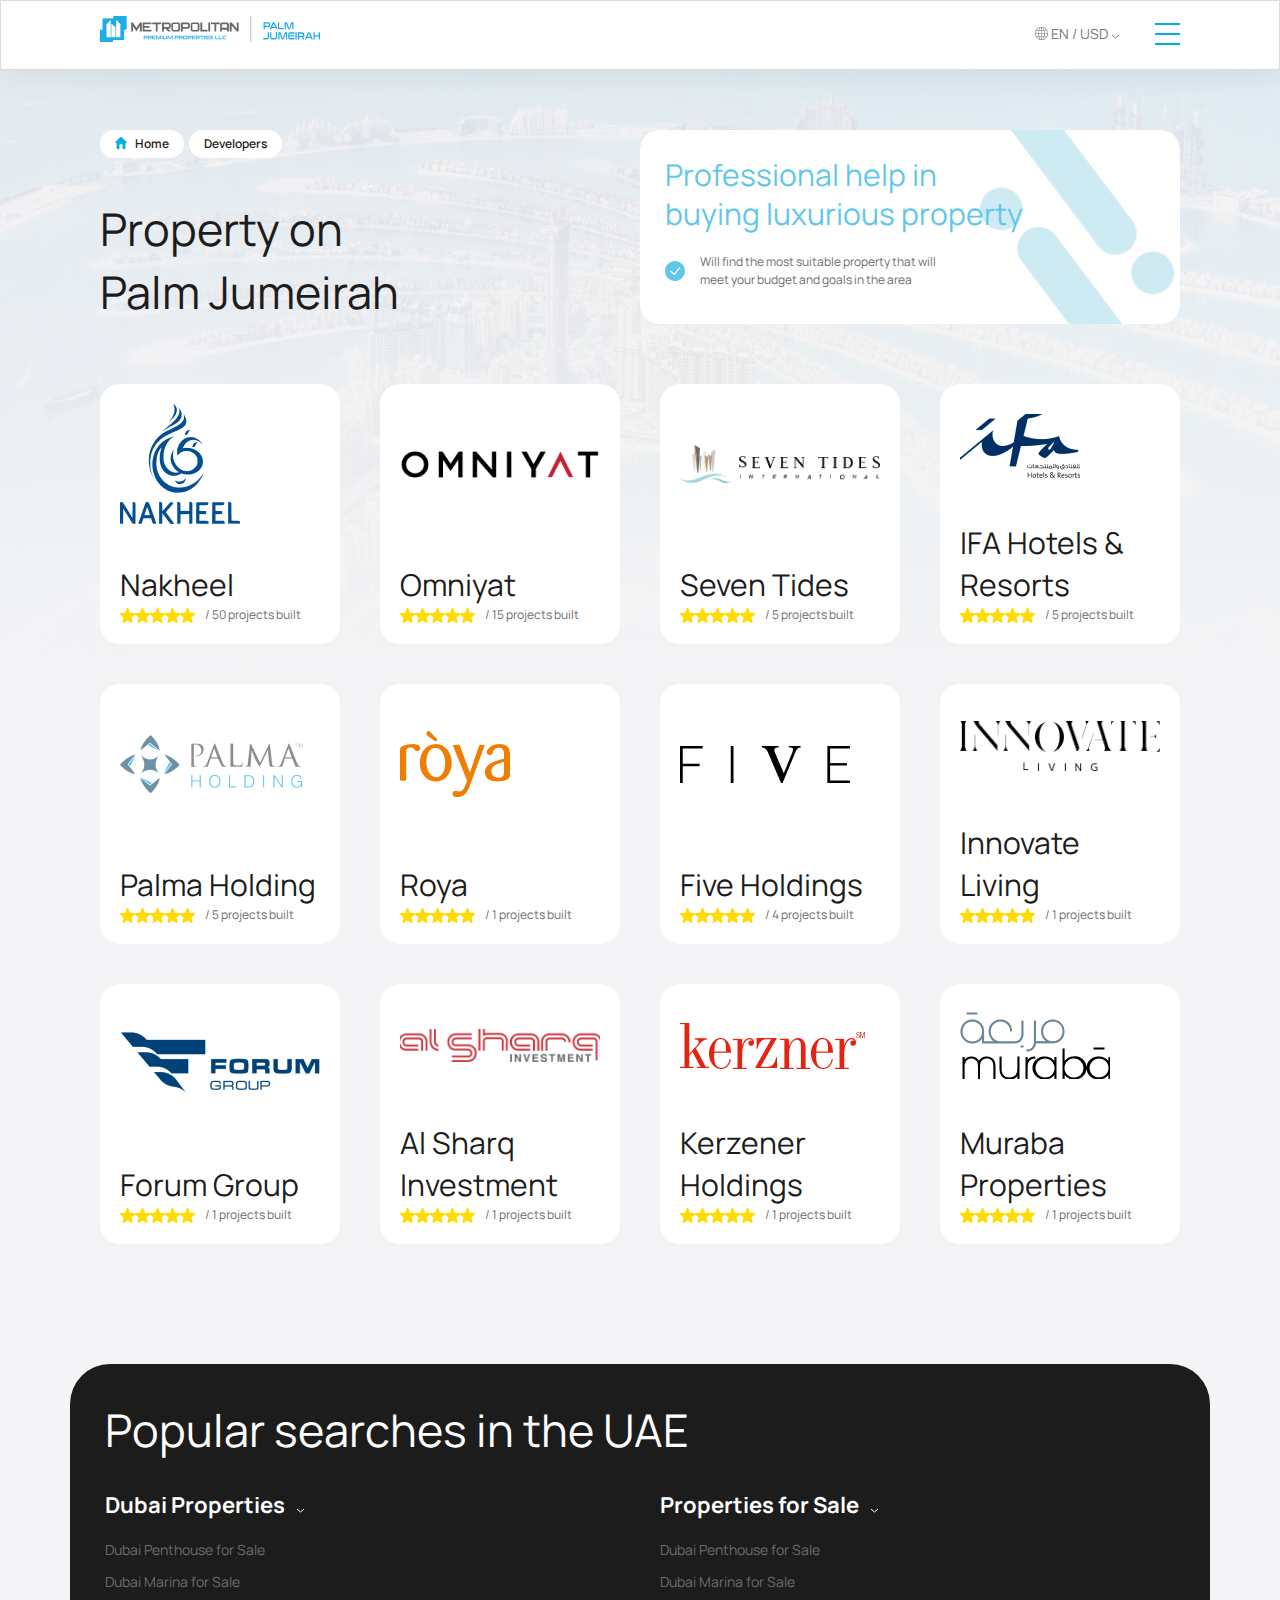
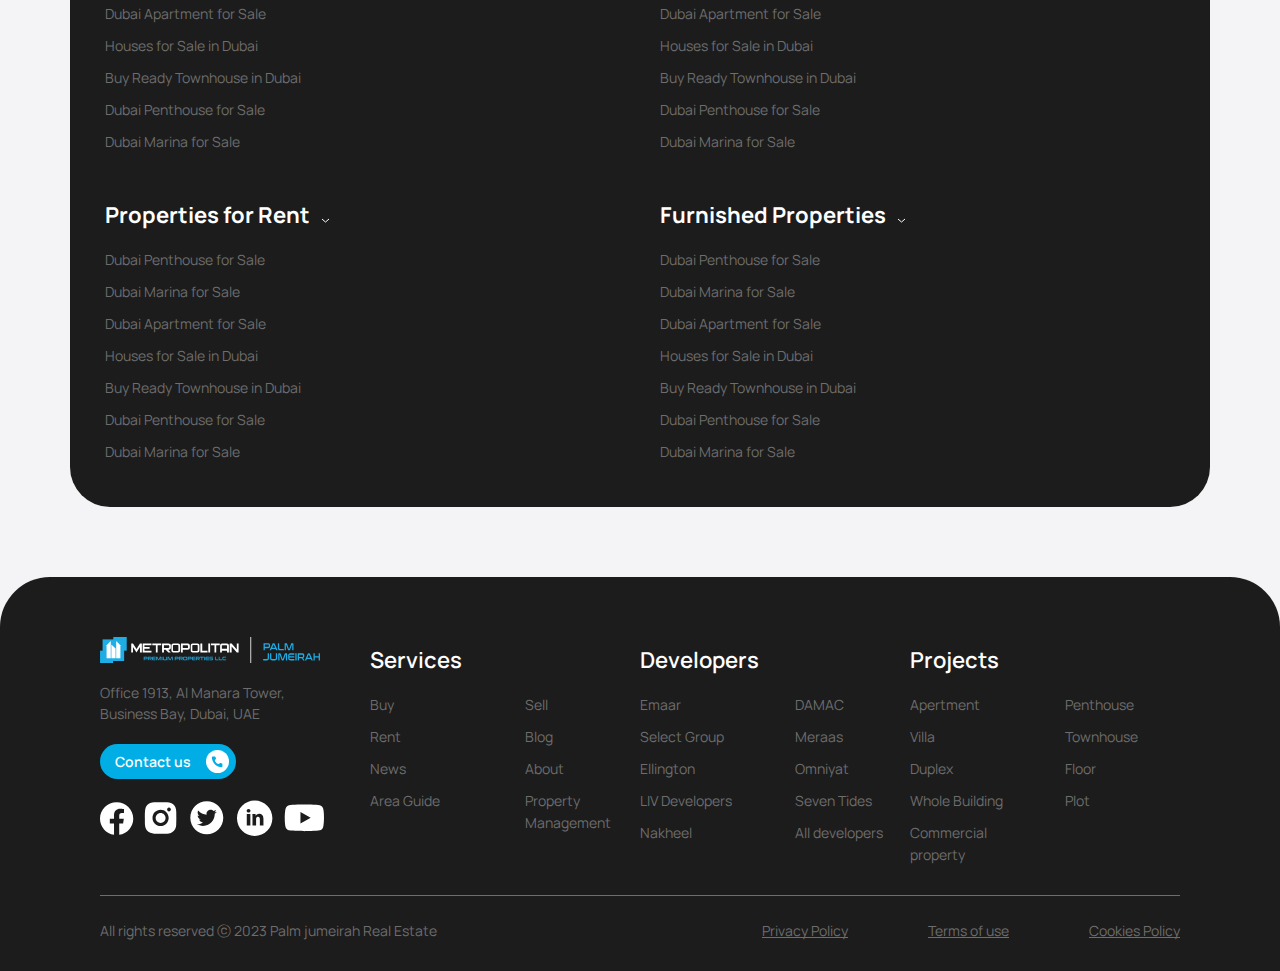
<file: developers.html>
<!DOCTYPE html>
<html lang="en">
  <head>
    <meta charset="UTF-8" />
    <meta http-equiv="X-UA-Compatible" content="IE=edge" />
    <meta name="viewport" content="width=device-width, initial-scale=1.0" />
    <title> Developers</title>
    <link rel="preconnect" href="https://fonts.googleapis.com" />
    <link rel="preconnect" href="https://fonts.gstatic.com" crossorigin />
    <link
      href="https://fonts.googleapis.com/css2?family=Manrope:wght@200;300;400;500;600;700;800&display=swap"
      rel="stylesheet"
    />
    <link rel="stylesheet" href="./styles/all.css" />
  </head>
  <body>
    <header class="header">
      <div class="header__top">
        <div class="container">
          <a href="#" class="logo logo-head">
            <img src="./assets/imgs/new_logo.svg" alt="logo" class="big-logo"/>
            <img src="./assets/imgs/logo-small.svg" alt="logo" class="small-logo"/>

        </a>
          <div class="btns-group">
            <div class="lang-select">
              <p class="lang-select__line">
                <span data-lang="en" class="language">EN</span> /
                <span data-currency="usd" class="currency">USD</span>
              </p>
              <div class="pop-up lang">
                <div class="custom-select">
                  <div class="custom-select__title">Choose language</div>
                  <div class="custom-select__select" data-lang="en">
                    English / EN
                  </div>
                  <div class="custom-select__options mob">
                    <ul class="custom-select__options__list">
                      <li
                        data-lang_value="en"
                        class="custom-select__options__list__item selected"
                      >
                        English / EN
                      </li>
                      <li
                        data-lang_value="ar"
                        class="custom-select__options__list__item"
                      >
                        Arabian / AR
                      </li>
                      <li
                        data-lang_value="ru"
                        class="custom-select__options__list__item"
                      >
                        Russian / RU
                      </li>
                    </ul>
                  </div>
                </div>
                <div class="custom-select">
                  <div class="custom-select__title">Select currency</div>
                  <div class="custom-select__select" data-currency="usd">
                    USD
                  </div>
                  <div class="custom-select__options mob">
                    <ul class="custom-select__options__list">
                      <li
                        data-currency_value="usd"
                        class="custom-select__options__list__item selected"
                      >
                        USD
                      </li>
                      <li
                        data-currency_value="rub"
                        class="custom-select__options__list__item"
                      >
                        RUB
                      </li>
                      <li
                        data-currency_value="aed"
                        class="custom-select__options__list__item"
                      >
                        AED
                      </li>
                    </ul>
                  </div>
                </div>
                <button class="btn-lang" disabled type="button">Save</button>
                <button type="button" class="mob-close">← back</button>
              </div>
            </div>

            <a href="#" class="contact-btn">Contact us</a>
            <button class="burger" type="menu">
              <span class="line line-1"></span>
              <span class="line line-2"></span>
              <span class="line line-3"></span>
            </button>
          </div>
        </div>
      </div>
      <div class="header__bot">
        <div class="header__bot__mobile-search">
          <div class="container">
            <div class="header__bot__mobile-search__title">
              Top property for life and investments
            </div>
            <button class="header__bot__mobile-search__button">
              Find property
            </button>
          </div>
          <img
            src="./assets/imgs/house.png"
            class="header__bot__mobile-search__img"
            alt=""
          />
        </div>

        <div class="container">
          <div class="mob-title">More information</div>

          <nav class="nav">
            <ul class="nav__list">
            
              <li class="nav__list__item drop">
                <a href="#"
                  ><img
                    src="./assets/imgs/menu/menu-buy.svg"
                    alt=""
                    class="nav__list__item__img"
                  />Buy <span class="arr">></span></a
                >
                <div class="dropdown">
                  <a href="#">Secondary property</a>
                  <a href="#">Off-plan property</a>
                </div>
              </li>
              <li class="nav__list__item">
                <a href="#">
                  <img
                    src="./assets/imgs/menu/menu-aria.svg"
                    alt=""
                    class="nav__list__item__img"
                  />Area Guide</a
                >
              </li>
              <li class="nav__list__item">
                <a href="#"
                  ><img
                    src="./assets/imgs/menu/menu-sell.svg"
                    alt=""
                    class="nav__list__item__img"
                  />Rent</a
                >
              </li>
              <li class="nav__list__item">
                <a href="#">
                  <img
                    src="./assets/imgs/menu/menu-rent.svg"
                    alt=""
                    class="nav__list__item__img"
                  />Sell</a
                >
              </li>
              
              <li class="nav__list__item">
                <a href="#">
                  <img
                    src="./assets/imgs/menu/menu-prop.svg"
                    alt=""
                    class="nav__list__item__img"
                  />Property Management</a
                >
              </li>
              <li class="nav__list__item">
                <a href="#">
                  <img
                    src="./assets/imgs/menu/menu-blog.svg"
                    alt=""
                    class="nav__list__item__img"
                  />Blog</a
                >
              </li>
              <li class="nav__list__item">
                <a href="#">
                  <img
                    src="./assets/imgs/menu/menu-news.svg"
                    alt=""
                    class="nav__list__item__img"
                  />News <span class="stiker">10</span></a
                >
              </li>
              <li class="nav__list__item">
                <a href="#">
                  <img
                    src="./assets/imgs/menu/menu-info.svg"
                    alt=""
                    class="nav__list__item__img"
                  />About</a
                >
              </li>
            </ul>
          </nav>
          <div class="filters">
            <div class="filter-body">
              <div class="filter-select">
                <span class="filter-select__text" data-prj_sel="1"
                  >Projects</span
                >
                <svg
                  width="21"
                  height="21"
                  viewBox="0 0 21 21"
                  fill="none"
                  xmlns="http://www.w3.org/2000/svg"
                >
                  <circle
                    cx="10.5"
                    cy="10.5"
                    r="10.5"
                    transform="rotate(90 10.5 10.5)"
                    fill="#61C7E8"
                  />
                  <path
                    d="M6 9L10.5 13L15 9"
                    stroke="white"
                    stroke-linecap="round"
                  />
                </svg>
              </div>
              <div class="filter-opions">
                <ul class="filter-opions__list">
                  <li data-prjval="1" class="filter-opions__list__item">
                   <a href="#">Developer</a> 
                  </li>
                  <li data-prjval="2" class="filter-opions__list__item">
                    <a href="#">Developer 2</a> 
                  </li>
                  <li data-prjval="3" class="filter-opions__list__item">
                    <a href="#">Commercial Property</a> 
                  </li>
                  <li data-prjval="4" class="filter-opions__list__item">
                    <a href="#"> Developer 4</a> 
                  </li>
                </ul>
              </div>
            </div>
            <div class="filter-body">
              <div class="filter-select">
                <span data-dev_sel="1" class="filter-select__text"
                  >Developers</span
                >
                <svg
                  width="21"
                  height="21"
                  viewBox="0 0 21 21"
                  fill="none"
                  xmlns="http://www.w3.org/2000/svg"
                >
                  <circle
                    cx="10.5"
                    cy="10.5"
                    r="10.5"
                    transform="rotate(90 10.5 10.5)"
                    fill="#61C7E8"
                  />
                  <path
                    d="M6 9L10.5 13L15 9"
                    stroke="white"
                    stroke-linecap="round"
                  />
                </svg>
              </div>
              <div class="filter-opions">
                <ul class="filter-opions__list">
                  <li data-dev_val="1" class="filter-opions__list__item">
                    <a href="#">Projects</a> 
                  </li>
                  <li data-dev_val="2" class="filter-opions__list__item">
                    <a href="#">Projects2</a> 
                  </li>
                  <li data-dev_val="3" class="filter-opions__list__item select">
                    <a href="#">Commercial Property</a> 
                  </li>
                  <li data-dev_val="4" class="filter-opions__list__item">
                    <a href="#">Projects 4</a>
                  </li>
                </ul>
              </div>
            </div>
            <button type="button" class="filter-btn">
              <img src="./assets/imgs/filter.svg" alt="filter" />
            </button>
          </div>
          <!-- <div class="lang-select mob-lang">
            <div class="lang-select__line">
              <span data-lang="en" class="language">EN</span> /
              <span data-currency="usd" class="currency">USD</span>
            </div>

            <div class="pop-up lang">
              <div class="custom-select">
                <div class="custom-select__title">Choose language</div>
                <div class="custom-select__select" data-lang="en">
                  English / EN
                </div>
                <div class="custom-select__options">
                  <ul class="custom-select__options__list">
                    <li
                      data-lang_value="en"
                      class="custom-select__options__list__item selected"
                    >
                      English / EN
                    </li>
                    <li
                      data-lang_value="ar"
                      class="custom-select__options__list__item"
                    >
                      Arabian / AR
                    </li>
                    <li
                      data-lang_value="ru"
                      class="custom-select__options__list__item"
                    >
                      Russian / RU
                    </li>
                  </ul>
                </div>
              </div>
              <div class="custom-select">
                <div class="custom-select__title">Select currency</div>
                <div class="custom-select__select" data-currency="usd">USD</div>
                <div class="custom-select__options">
                  <ul class="custom-select__options__list">
                    <li
                      data-currency_value="usd"
                      class="custom-select__options__list__item selected"
                    >
                      USD
                    </li>
                    <li
                      data-currency_value="rub"
                      class="custom-select__options__list__item"
                    >
                      RUB
                    </li>
                    <li
                      data-currency_value="aed"
                      class="custom-select__options__list__item"
                    >
                      AED
                    </li>
                  </ul>
                </div>
              </div>
              <button class="btn-lang" disabled type="button">Save</button>
            </div>
          </div> -->
        </div>
      </div>
    </header>
    <main>
      <section
        class="developers"
        style="
          background-image: linear-gradient(
              180deg,
              rgba(244, 244, 246, 0.81) -31.43%,
              #f4f4f6 100%
            ),
            url(./assets/imgs/catbg.png);
        "
      >
        <div class="container">
          <div class="info-hero">
            <div class="info-hero__item">
              <div class="bread-crums">
                <a href="#" class="bread-crums__item home">Home</a>
                <a href="#" class="bread-crums__item">Developers</a>
              </div>
              <h1 class="title">Property on Palm Jumeirah</h1>
            </div>
            <div class="info-hero__item">
              <h4 class="sub-titile">
                Professional help in buying luxurious property
              </h4>
              <p class="descr">
                Will find the most suitable property that will meet your budget
                and goals in the area
              </p>
              <img src="./assets/imgs/cat-dec.png" alt="decor" class="dec" />
            </div>
          </div>
          <div class="developers-list">
            <div class="developers-list__item">
              <div class="dev-logo">
                <img src="./assets/imgs/devs/nakheel-logo.png" alt="dev-logo" />
              </div>
              <div class="text-content">
                <h4 class="dev-name">Nakheel</h4>
                <div class="rating">
                  <div class="stars">
                    <img src="./assets/imgs/star-rating.svg" alt="star" />
                    <img src="./assets/imgs/star-rating.svg" alt="star" />
                    <img src="./assets/imgs/star-rating.svg" alt="star" />
                    <img src="./assets/imgs/star-rating.svg" alt="star" />
                    <img src="./assets/imgs/star-rating.svg" alt="star" />
                  </div>
                  <span class="total">/ 50 projects built</span>
                </div>
              </div>
              <a href="#" class="link">View all projects ></a>
              <a href="#" class="mob-link"
                ><img src="./assets/imgs/arr-blue.svg" alt=""
              /></a>
            </div>
            <div class="developers-list__item">
              <div class="dev-logo">
                <img src="./assets/imgs/devs/logo-omniyat.png" alt="dev-logo" />
              </div>
              <div class="text-content">
                <h4 class="dev-name">Omniyat</h4>
                <div class="rating">
                  <div class="stars">
                    <img src="./assets/imgs/star-rating.svg" alt="star" />
                    <img src="./assets/imgs/star-rating.svg" alt="star" />
                    <img src="./assets/imgs/star-rating.svg" alt="star" />
                    <img src="./assets/imgs/star-rating.svg" alt="star" />
                    <img src="./assets/imgs/star-rating.svg" alt="star" />
                  </div>
                  <span class="total">/ 15 projects built</span>
                </div>
              </div>
              <a href="#" class="link">View all projects ></a>
              <a href="#" class="mob-link"
                ><img src="./assets/imgs/arr-blue.svg" alt=""
              /></a>
              
            </div>
            <div class="developers-list__item">
              <div class="dev-logo">
                <img src="./assets/imgs/devs/Seven-Tides.png" alt="dev-logo" />
              </div>
              <div class="text-content">
                <h4 class="dev-name">Seven Tides</h4>
                <div class="rating">
                  <div class="stars">
                    <img src="./assets/imgs/star-rating.svg" alt="star" />
                    <img src="./assets/imgs/star-rating.svg" alt="star" />
                    <img src="./assets/imgs/star-rating.svg" alt="star" />
                    <img src="./assets/imgs/star-rating.svg" alt="star" />
                    <img src="./assets/imgs/star-rating.svg" alt="star" />
                  </div>
                  <span class="total">/ 5 projects built</span>
                </div>
              </div>
              <a href="#" class="link">View all projects ></a>
              <a href="#" class="mob-link"
                ><img src="./assets/imgs/arr-blue.svg" alt=""
              /></a>
            </div>
            <div class="developers-list__item">
              <div class="dev-logo">
                <img src="./assets/imgs/devs/IFA.png" alt="dev-logo" />
              </div>
              <div class="text-content">
                <h4 class="dev-name">IFA Hotels & Resorts</h4>
                <div class="rating">
                  <div class="stars">
                    <img src="./assets/imgs/star-rating.svg" alt="star" />
                    <img src="./assets/imgs/star-rating.svg" alt="star" />
                    <img src="./assets/imgs/star-rating.svg" alt="star" />
                    <img src="./assets/imgs/star-rating.svg" alt="star" />
                    <img src="./assets/imgs/star-rating.svg" alt="star" />
                  </div>
                  <span class="total">/ 5 projects built</span>
                </div>
              </div>
              <a href="#" class="link">View all projects ></a>
              <a href="#" class="mob-link"
                ><img src="./assets/imgs/arr-blue.svg" alt=""
              /></a>
            </div>
            <div class="developers-list__item">
              <div class="dev-logo">
                <img src="./assets/imgs/devs/palma.png" alt="dev-logo" />
              </div>
              <div class="text-content">
                <h4 class="dev-name">Palma Holding</h4>
                <div class="rating">
                  <div class="stars">
                    <img src="./assets/imgs/star-rating.svg" alt="star" />
                    <img src="./assets/imgs/star-rating.svg" alt="star" />
                    <img src="./assets/imgs/star-rating.svg" alt="star" />
                    <img src="./assets/imgs/star-rating.svg" alt="star" />
                    <img src="./assets/imgs/star-rating.svg" alt="star" />
                  </div>
                  <span class="total">/ 5 projects built</span>
                </div>
              </div>
              <a href="#" class="link">View all projects ></a>
              <a href="#" class="mob-link"
                ><img src="./assets/imgs/arr-blue.svg" alt=""
              /></a>
            </div>
            <div class="developers-list__item">
              <div class="dev-logo">
                <img src="./assets/imgs/devs/logo-roya.png" alt="dev-logo" />
              </div>
              <div class="text-content">
                <h4 class="dev-name">Roya</h4>
                <div class="rating">
                  <div class="stars">
                    <img src="./assets/imgs/star-rating.svg" alt="star" />
                    <img src="./assets/imgs/star-rating.svg" alt="star" />
                    <img src="./assets/imgs/star-rating.svg" alt="star" />
                    <img src="./assets/imgs/star-rating.svg" alt="star" />
                    <img src="./assets/imgs/star-rating.svg" alt="star" />
                  </div>
                  <span class="total">/ 1 projects built</span>
                </div>
              </div>
              <a href="#" class="link">View all projects > ></a>
              <a href="#" class="mob-link"><img src="./assets/imgs/arr-blue.svg" alt=""></a>
            </div>
            <div class="developers-list__item">
              <div class="dev-logo">
                <img src="./assets/imgs/devs/Five-logo.png" alt="dev-logo" />
              </div>
              <div class="text-content">
                <h4 class="dev-name">Five Holdings</h4>
                <div class="rating">
                  <div class="stars">
                    <img src="./assets/imgs/star-rating.svg" alt="star" />
                    <img src="./assets/imgs/star-rating.svg" alt="star" />
                    <img src="./assets/imgs/star-rating.svg" alt="star" />
                    <img src="./assets/imgs/star-rating.svg" alt="star" />
                    <img src="./assets/imgs/star-rating.svg" alt="star" />
                  </div>
                  <span class="total">/ 4 projects built</span>
                </div>
              </div>

              <a href="#" class="link">View all projects ></a>
              <a href="#" class="mob-link"
                ><img src="./assets/imgs/arr-blue.svg" alt=""
              /></a>
            </div>
            <div class="developers-list__item">
              <div class="dev-logo">
                <img src="./assets/imgs/devs/Innovate.png" alt="dev-logo" />
              </div>
              <div class="text-content">
                <h4 class="dev-name">Innovate Living</h4>
                <div class="rating">
                  <div class="stars">
                    <img src="./assets/imgs/star-rating.svg" alt="star" />
                    <img src="./assets/imgs/star-rating.svg" alt="star" />
                    <img src="./assets/imgs/star-rating.svg" alt="star" />
                    <img src="./assets/imgs/star-rating.svg" alt="star" />
                    <img src="./assets/imgs/star-rating.svg" alt="star" />
                  </div>
                  <span class="total">/ 1 projects built</span>
                </div>
              </div>

              <a href="#" class="link">View all projects ></a>
              <a href="#" class="mob-link"
                ><img src="./assets/imgs/arr-blue.svg" alt=""
              /></a>
            </div>
            <div class="developers-list__item">
              <div class="dev-logo">
                <img src="./assets/imgs/devs/forum.png" alt="dev-logo" />
              </div>
              <div class="text-content">
                <h4 class="dev-name">Forum Group</h4>
                <div class="rating">
                  <div class="stars">
                    <img src="./assets/imgs/star-rating.svg" alt="star" />
                    <img src="./assets/imgs/star-rating.svg" alt="star" />
                    <img src="./assets/imgs/star-rating.svg" alt="star" />
                    <img src="./assets/imgs/star-rating.svg" alt="star" />
                    <img src="./assets/imgs/star-rating.svg" alt="star" />
                  </div>
                  <span class="total">/ 1 projects built</span>
                </div>
              </div>

              <a href="#" class="link">View all projects ></a>
              <a href="#" class="mob-link"
                ><img src="./assets/imgs/arr-blue.svg" alt=""
              /></a>
            </div>
            <div class="developers-list__item">
              <div class="dev-logo">
                <img src="./assets/imgs/devs/al-sharq.png" alt="dev-logo" />
              </div>
              <div class="text-content">
                <h4 class="dev-name">Al Sharq Investment</h4>
                <div class="rating">
                  <div class="stars">
                    <img src="./assets/imgs/star-rating.svg" alt="star" />
                    <img src="./assets/imgs/star-rating.svg" alt="star" />
                    <img src="./assets/imgs/star-rating.svg" alt="star" />
                    <img src="./assets/imgs/star-rating.svg" alt="star" />
                    <img src="./assets/imgs/star-rating.svg" alt="star" />
                  </div>
                  <span class="total">/ 1 projects built</span>
                </div>
              </div>

              <a href="#" class="link">View all projects ></a>
              <a href="#" class="mob-link"
                ><img src="./assets/imgs/arr-blue.svg" alt=""
              /></a>
            </div>
            <div class="developers-list__item">
              <div class="dev-logo">
                <img src="./assets/imgs/devs/kerzner.png" alt="dev-logo" />
              </div>
              <div class="text-content">
                <h4 class="dev-name">Kerzener Holdings</h4>
                <div class="rating">
                  <div class="stars">
                    <img src="./assets/imgs/star-rating.svg" alt="star" />
                    <img src="./assets/imgs/star-rating.svg" alt="star" />
                    <img src="./assets/imgs/star-rating.svg" alt="star" />
                    <img src="./assets/imgs/star-rating.svg" alt="star" />
                    <img src="./assets/imgs/star-rating.svg" alt="star" />
                  </div>
                  <span class="total">/ 1 projects built</span>
                </div>
              </div>

              <a href="#" class="link">View all projects ></a>
              <a href="#" class="mob-link"
                ><img src="./assets/imgs/arr-blue.svg" alt=""
              /></a>
            </div>
            <div class="developers-list__item">
              <div class="dev-logo">
                <img
                  src="./assets/imgs/devs/Muraba-Properties.png"
                  alt="dev-logo"
                />
              </div>
              <div class="text-content">
                <h4 class="dev-name">Muraba Properties</h4>
                <div class="rating">
                  <div class="stars">
                    <img src="./assets/imgs/star-rating.svg" alt="star" />
                    <img src="./assets/imgs/star-rating.svg" alt="star" />
                    <img src="./assets/imgs/star-rating.svg" alt="star" />
                    <img src="./assets/imgs/star-rating.svg" alt="star" />
                    <img src="./assets/imgs/star-rating.svg" alt="star" />
                  </div>
                  <span class="total">/ 1 projects built</span>
                </div>
              </div>

              <a href="#" class="link">View all projects ></a>
              <a href="#" class="mob-link"
                ><img src="./assets/imgs/arr-blue.svg" alt=""
              /></a>
            </div>
          </div>
        </div>
      </section>
      <section class="popular">
        <div class="container">
          <h3 class="title">Popular searches in the UAE</h3>
          <div class="lists">
            <div class="list">
              <h4 class="list__title">Dubai Properties</h4>
              <ul class="list__body">
                <li class="list__body__item">
                  <a href="#">Dubai Penthouse for Sale</a>
                </li>
                <li class="list__body__item">
                  <a href="#">Dubai Marina for Sale</a>
                </li>
                <li class="list__body__item">
                  <a href="#">Dubai Apartment for Sale</a>
                </li>
                <li class="list__body__item">
                  <a href="#">Houses for Sale in Dubai</a>
                </li>
                <li class="list__body__item">
                  <a href="#">Buy Ready Townhouse in Dubai</a>
                </li>
                <li class="list__body__item">
                  <a href="#">Dubai Penthouse for Sale</a>
                </li>
                <li class="list__body__item">
                  <a href="#">Dubai Marina for Sale</a>
                </li>
              </ul>
            </div>
            <div class="list">
              <h4 class="list__title">Properties for Sale</h4>
              <ul class="list__body">
                <li class="list__body__item">
                  <a href="#">Dubai Penthouse for Sale</a>
                </li>
                <li class="list__body__item">
                  <a href="#">Dubai Marina for Sale</a>
                </li>
                <li class="list__body__item">
                  <a href="#">Dubai Apartment for Sale</a>
                </li>
                <li class="list__body__item">
                  <a href="#">Houses for Sale in Dubai</a>
                </li>
                <li class="list__body__item">
                  <a href="#">Buy Ready Townhouse in Dubai</a>
                </li>
                <li class="list__body__item">
                  <a href="#">Dubai Penthouse for Sale</a>
                </li>
                <li class="list__body__item">
                  <a href="#">Dubai Marina for Sale</a>
                </li>
              </ul>
            </div>
            <div class="list">
              <h4 class="list__title">Properties for Rent</h4>
              <ul class="list__body">
                <li class="list__body__item">
                  <a href="#">Dubai Penthouse for Sale</a>
                </li>
                <li class="list__body__item">
                  <a href="#">Dubai Marina for Sale</a>
                </li>
                <li class="list__body__item">
                  <a href="#">Dubai Apartment for Sale</a>
                </li>
                <li class="list__body__item">
                  <a href="#">Houses for Sale in Dubai</a>
                </li>
                <li class="list__body__item">
                  <a href="#">Buy Ready Townhouse in Dubai</a>
                </li>
                <li class="list__body__item">
                  <a href="#">Dubai Penthouse for Sale</a>
                </li>
                <li class="list__body__item">
                  <a href="#">Dubai Marina for Sale</a>
                </li>
              </ul>
            </div>
            <div class="list">
              <h4 class="list__title">Furnished Properties</h4>
              <ul class="list__body">
                <li class="list__body__item">
                  <a href="#">Dubai Penthouse for Sale</a>
                </li>
                <li class="list__body__item">
                  <a href="#">Dubai Marina for Sale</a>
                </li>
                <li class="list__body__item">
                  <a href="#">Dubai Apartment for Sale</a>
                </li>
                <li class="list__body__item">
                  <a href="#">Houses for Sale in Dubai</a>
                </li>
                <li class="list__body__item">
                  <a href="#">Buy Ready Townhouse in Dubai</a>
                </li>
                <li class="list__body__item">
                  <a href="#">Dubai Penthouse for Sale</a>
                </li>
                <li class="list__body__item">
                  <a href="#">Dubai Marina for Sale</a>
                </li>
              </ul>
            </div>
          </div>
        </div>
      </section>
    </main>
    <footer class="footer">
      <div class="container">
        <div class="top">
          <div class="top__item">
            <a href="#" class="home"
              ><img src="./assets/imgs/footer_logo.svg" alt="logo"
            /></a>
            <p class="address">
              Office 1913, Al Manara Tower, Business Bay, Dubai, UAE
            </p>
            <a href="#" class="contact-btn">Contact us</a>

            <div class="social">
              <a href="#" class="social__link">
                <img src="./assets/imgs/fb.svg" alt=""
              /></a>
              <a href="" class="social__link">
                <img src="./assets/imgs/inst.svg" alt=""
              /></a>
              <a href="" class="social__link">
                <img src="./assets/imgs/tw.svg" alt=""
              /></a>
              <a href="" class="social__link">
                <img src="./assets/imgs/link.svg" alt=""
              /></a>
              <a href="" class="social__link">
                <img src="./assets/imgs/yb.svg" alt=""
              /></a>
            </div>
          </div>
          <div class="top__item">
            <h4 class="list-title">Services</h4>
            <ul class="list">
              <li class="list__item"><a href="#">Buy</a></li>
              <li class="list__item"><a href="#">Sell</a></li>
              <li class="list__item"><a href="#">Rent</a></li>
              <li class="list__item"><a href="#">Blog</a></li>
              <li class="list__item"><a href="#">News</a></li>
              <li class="list__item"><a href="#">About</a></li>
              <li class="list__item"><a href="#">Area Guide</a></li>
              <li class="list__item"><a href="#">Property Management</a></li>
            </ul>
          </div>
          <div class="top__item">
            <h4 class="list-title">Developers</h4>
            <ul class="list">
              <li class="list__item"><a href="#">Emaar</a></li>
              <li class="list__item"><a href="#">DAMAC</a></li>
              <li class="list__item"><a href="#">Select Group</a></li>
              <li class="list__item"><a href="#">Meraas</a></li>
              <li class="list__item"><a href="#">Ellington</a></li>
              <li class="list__item"><a href="#">Omniyat</a></li>
              <li class="list__item"><a href="#">LIV Developers</a></li>
              <li class="list__item"><a href="#">Seven Tides</a></li>
              <li class="list__item"><a href="#">Nakheel</a></li>
              <li class="list__item"><a href="#">All developers</a></li>
            </ul>
          </div>
          <div class="top__item">
            <h4 class="list-title">Projects</h4>
            <ul class="list">
              <li class="list__item"><a href="#">Apertment</a></li>
              <li class="list__item"><a href="#">Penthouse</a></li>
              <li class="list__item"><a href="#">Villa</a></li>
              <li class="list__item"><a href="#">Townhouse</a></li>
              <li class="list__item"><a href="#">Duplex</a></li>
              <li class="list__item"><a href="#">Floor</a></li>
              <li class="list__item"><a href="#">Whole Building</a></li>
              <li class="list__item"><a href="#">Plot</a></li>
              <li class="list__item"><a href="#">Commercial property</a></li>
            </ul>
          </div>
        </div>
        <div class="bot">
          <p class="copywrite">
            All rights reserved ⓒ 2023 Palm jumeirah Real Estate
          </p>
          <div class="policy">
            <a href="#" class="policy__item">Privacy Policy</a>
            <a href="#" class="policy__item">Terms of use</a>
            <a href="#" class="policy__item">Cookies Policy</a>
          </div>
        </div>
      </div>
    </footer>
    <script src="./scripts.js"></script>
  </body>
</html>
</file>
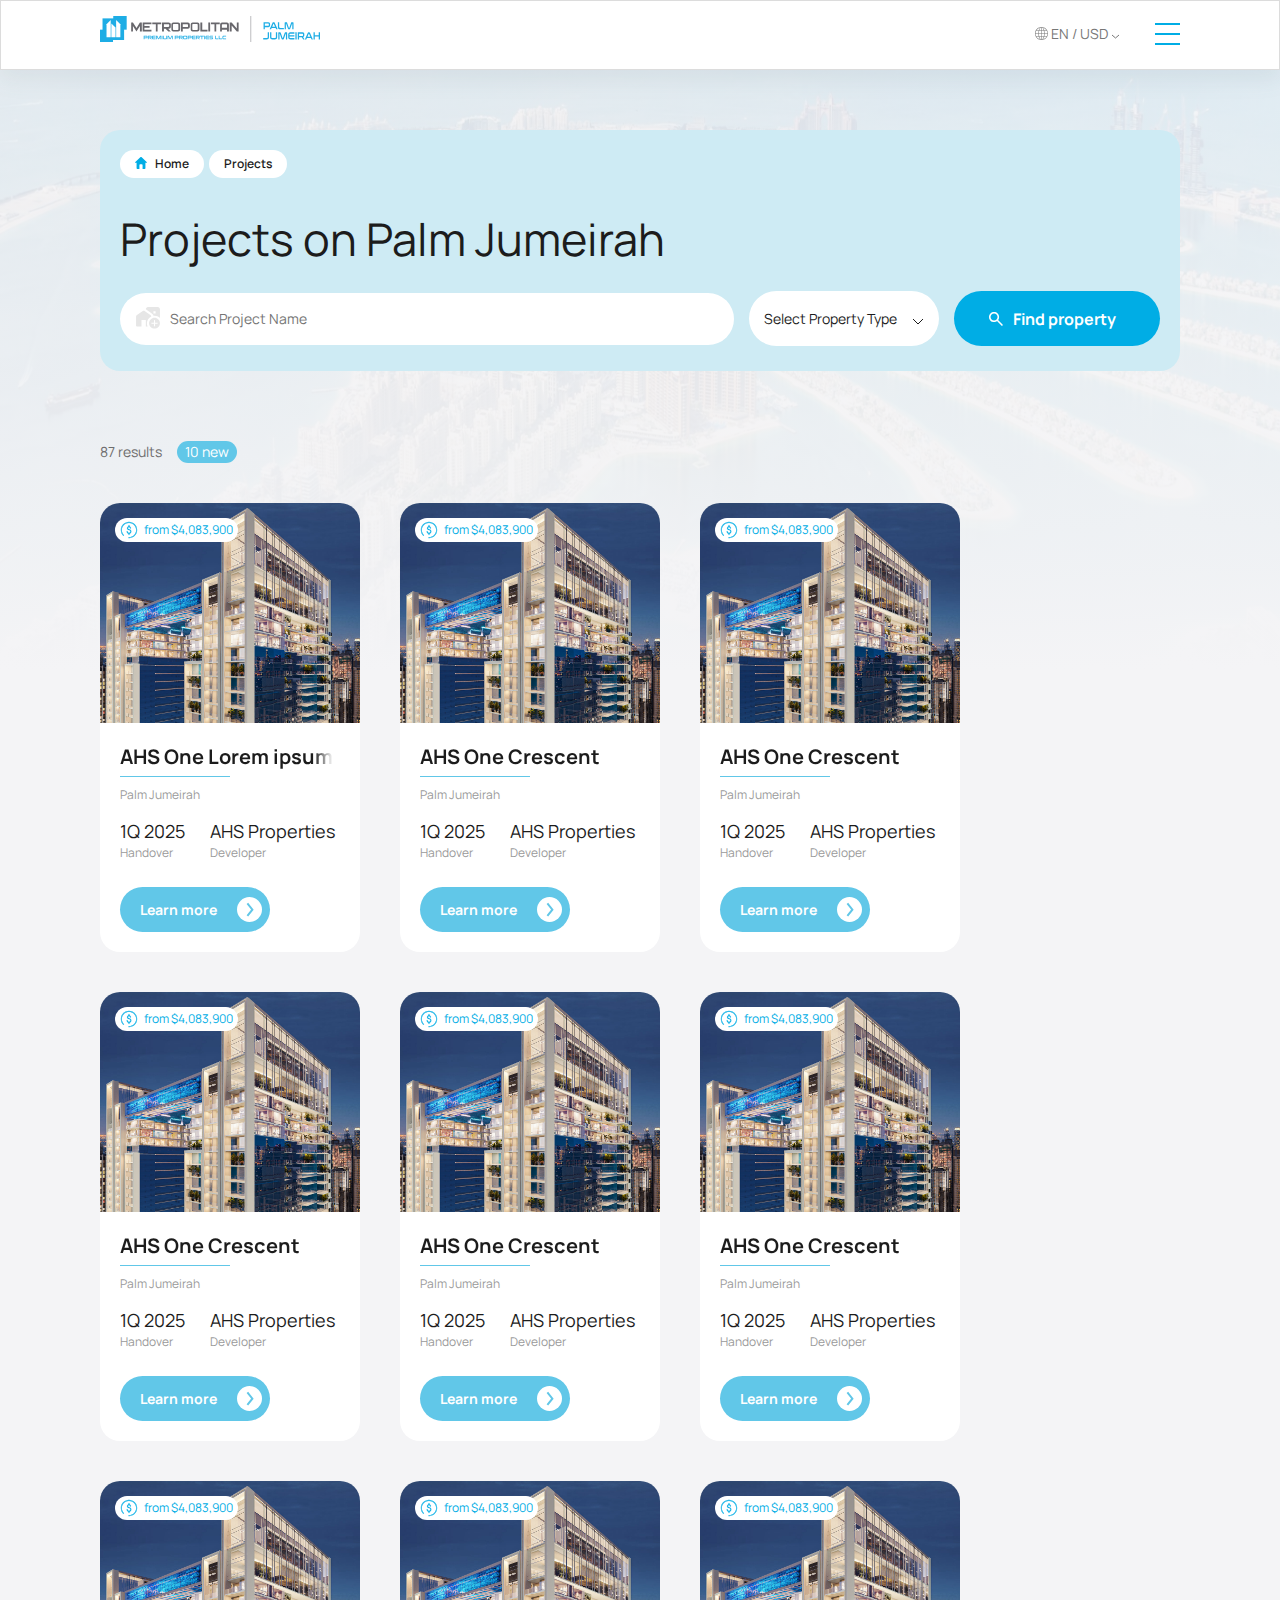
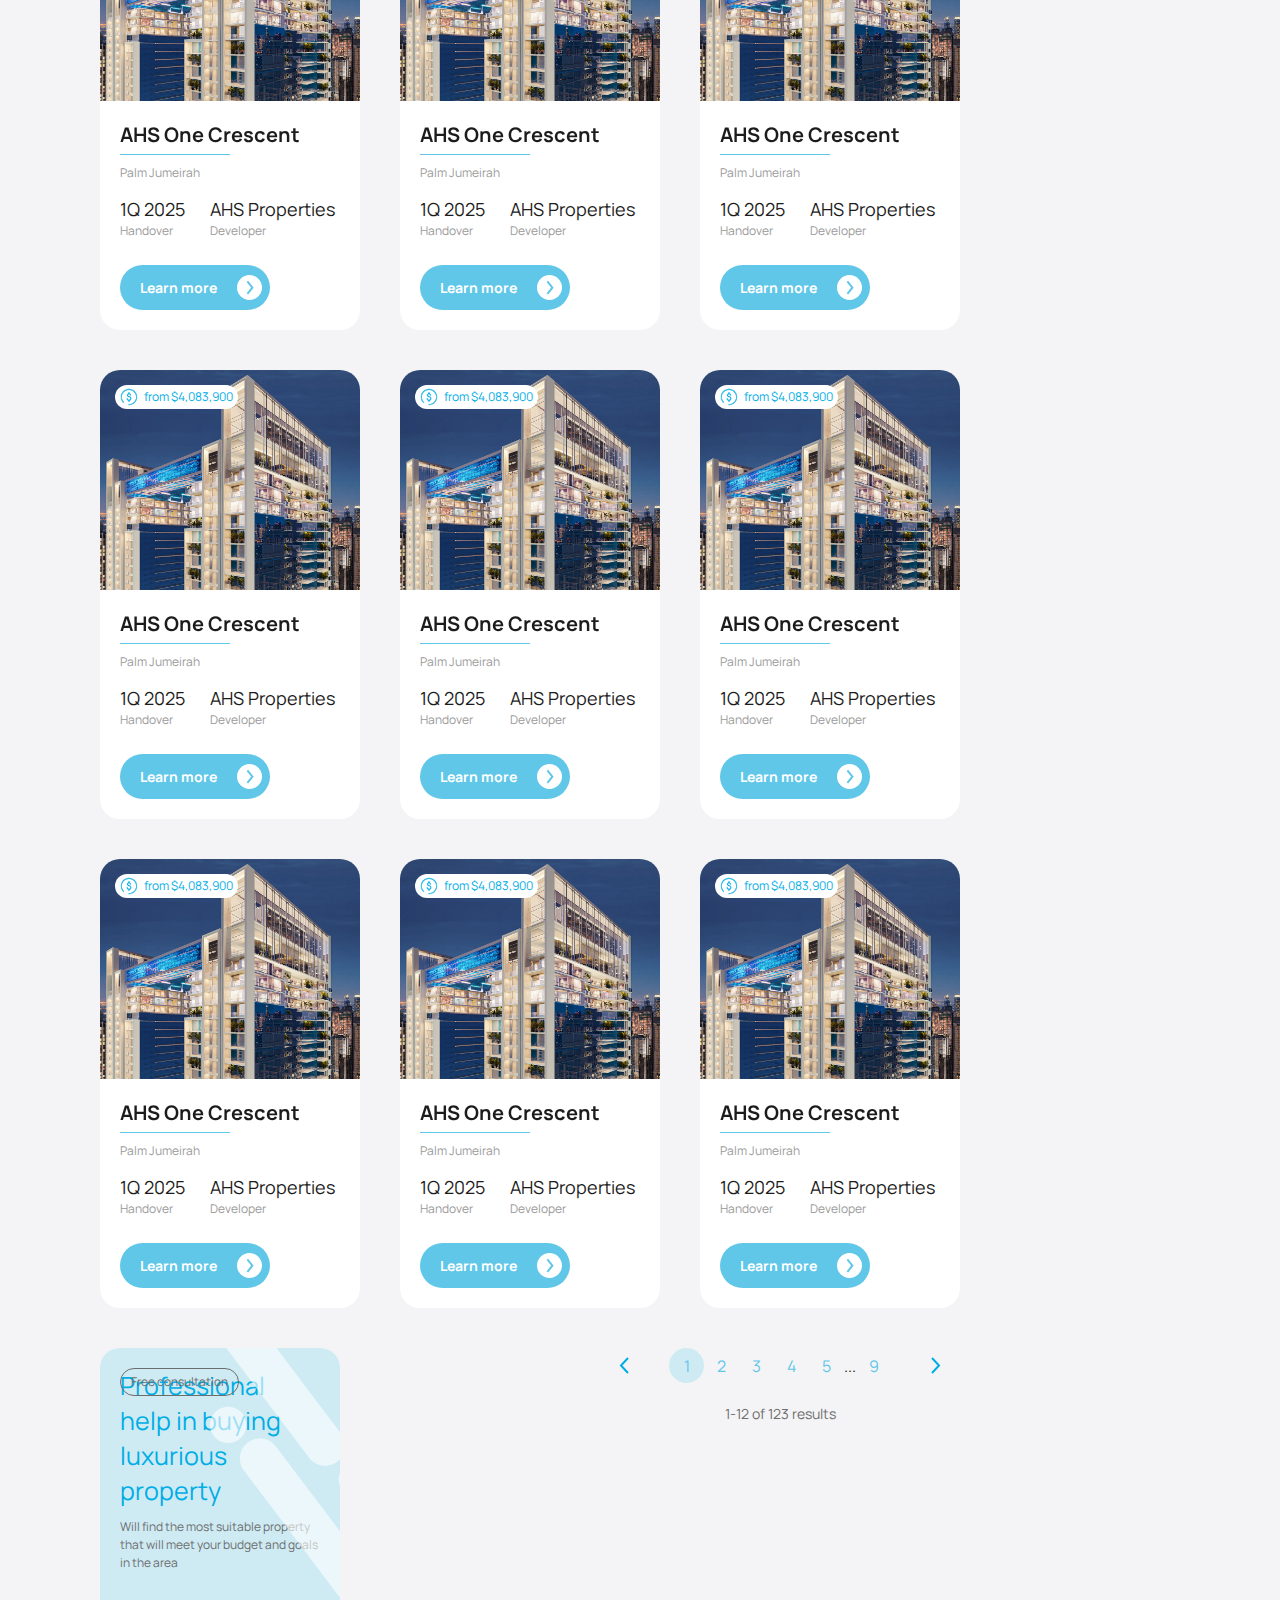
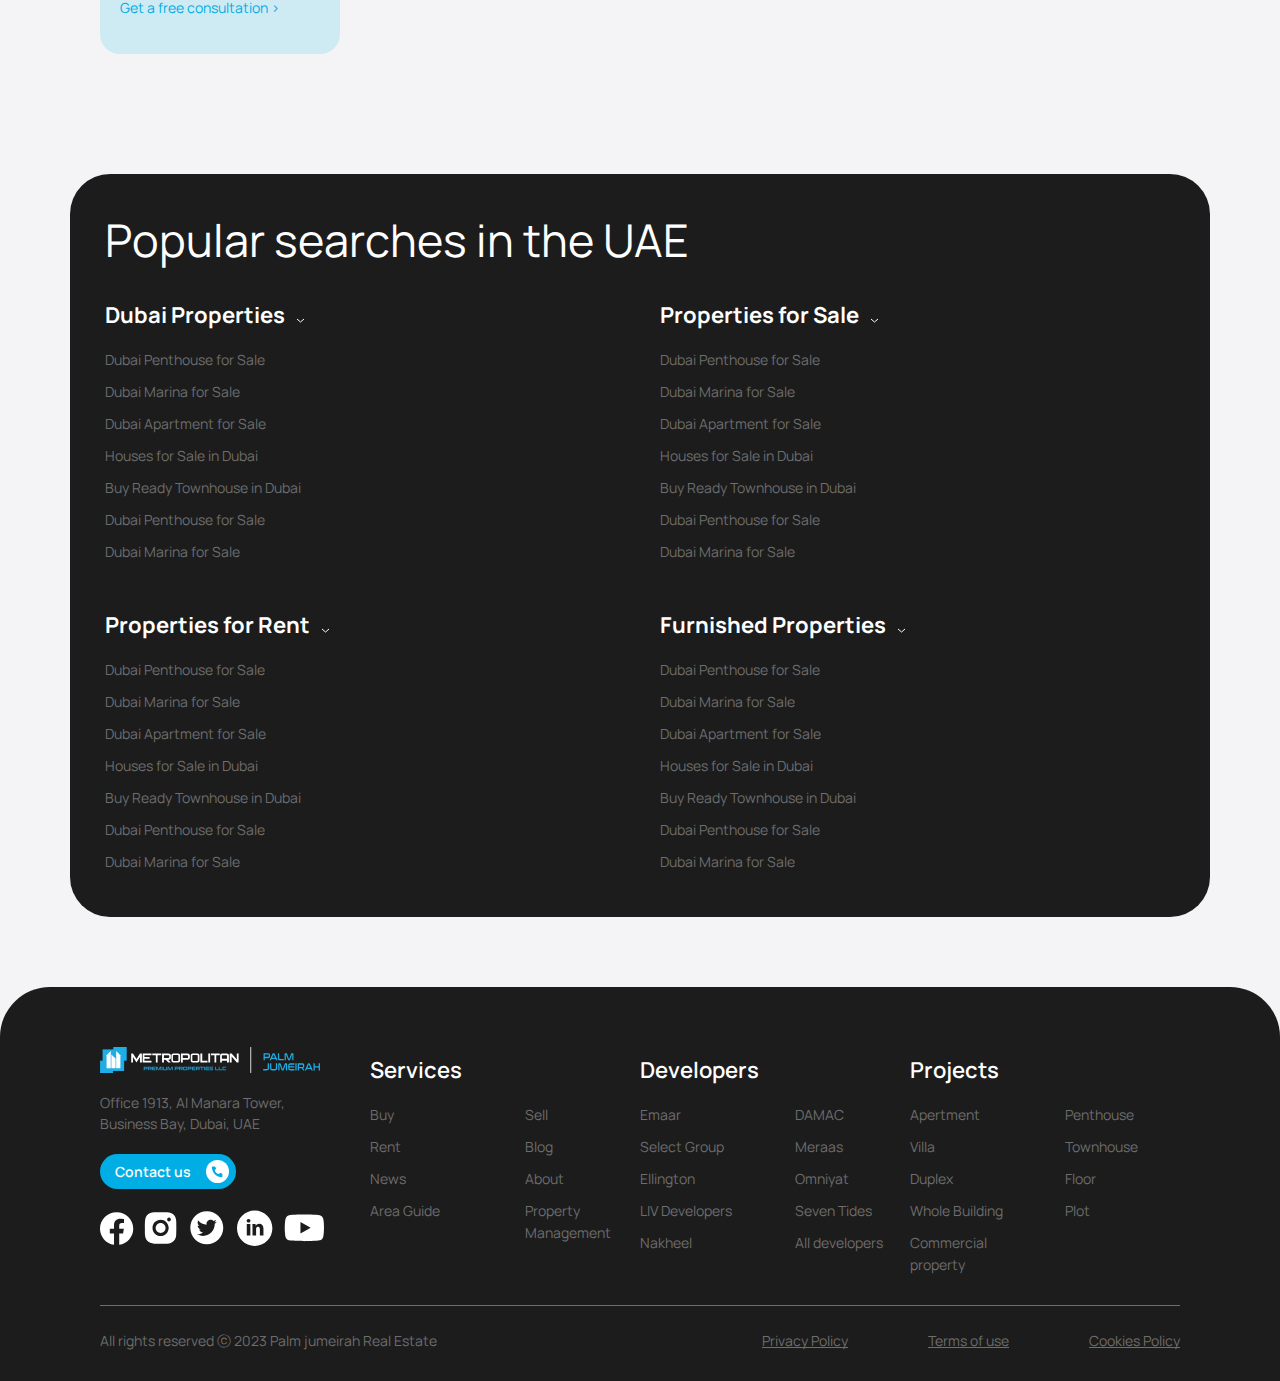
<file: projects.html>
<!DOCTYPE html>
<html lang="en">
  <head>
    <meta charset="UTF-8" />
    <meta http-equiv="X-UA-Compatible" content="IE=edge" />
    <meta name="viewport" content="width=device-width, initial-scale=1.0" />
    <title>Projects</title>
    <link
      href="https://fonts.googleapis.com/css2?family=Manrope:wght@200;300;400;500;600;700;800&display=swap"
      rel="stylesheet"
    />
    <link rel="stylesheet" href="./styles/all.css" />
  </head>
  <body>
    <header class="header">
      <div class="header__top">
        <div class="container">
          <a href="#" class="logo logo-head">
            <img src="./assets/imgs/new_logo.svg" alt="logo" class="big-logo"/>
            <img src="./assets/imgs/logo-small.svg" alt="logo" class="small-logo"/>

        </a>
          <div class="btns-group">
            <div class="lang-select">
              <p class="lang-select__line">
                <span data-lang="en" class="language">EN</span> /
                <span data-currency="usd" class="currency">USD</span>
              </p>
              <div class="pop-up lang">
                <div class="custom-select">
                  <div class="custom-select__title">Choose language</div>
                  <div class="custom-select__select" data-lang="en">
                    English / EN
                  </div>
                  <div class="custom-select__options mob">
                    <ul class="custom-select__options__list">
                      <li
                        data-lang_value="en"
                        class="custom-select__options__list__item selected"
                      >
                        English / EN
                      </li>
                      <li
                        data-lang_value="ar"
                        class="custom-select__options__list__item"
                      >
                        Arabian / AR
                      </li>
                      <li
                        data-lang_value="ru"
                        class="custom-select__options__list__item"
                      >
                        Russian / RU
                      </li>
                    </ul>
                  </div>
                </div>
                <div class="custom-select">
                  <div class="custom-select__title">Select currency</div>
                  <div class="custom-select__select" data-currency="usd">
                    USD
                  </div>
                  <div class="custom-select__options mob">
                    <ul class="custom-select__options__list">
                      <li
                        data-currency_value="usd"
                        class="custom-select__options__list__item selected"
                      >
                        USD
                      </li>
                      <li
                        data-currency_value="rub"
                        class="custom-select__options__list__item"
                      >
                        RUB
                      </li>
                      <li
                        data-currency_value="aed"
                        class="custom-select__options__list__item"
                      >
                        AED
                      </li>
                    </ul>
                  </div>
                </div>
                <button class="btn-lang" disabled type="button">Save</button>
                <button type="button" class="mob-close">← back</button>
              </div>
            </div>

            <a href="#" class="contact-btn">Contact us</a>
            <button class="burger" type="menu">
              <span class="line line-1"></span>
              <span class="line line-2"></span>
              <span class="line line-3"></span>
            </button>
          </div>
        </div>
      </div>
      <div class="header__bot">
        <div class="header__bot__mobile-search">
          <div class="container">
            <div class="header__bot__mobile-search__title">
              Top property for life and investments
            </div>
            <button class="header__bot__mobile-search__button">
              Find property
            </button>
          </div>
          <img
            src="./assets/imgs/house.png"
            class="header__bot__mobile-search__img"
            alt=""
          />
        </div>

        <div class="container">
          <div class="mob-title">More information</div>

          <nav class="nav">
            <ul class="nav__list">
            
              <li class="nav__list__item drop">
                <a href="#"
                  ><img
                    src="./assets/imgs/menu/menu-buy.svg"
                    alt=""
                    class="nav__list__item__img"
                  />Buy <span class="arr">></span></a
                >
                <div class="dropdown">
                  <a href="#">Secondary property</a>
                  <a href="#">Off-plan property</a>
                </div>
              </li>
              <li class="nav__list__item">
                <a href="#">
                  <img
                    src="./assets/imgs/menu/menu-aria.svg"
                    alt=""
                    class="nav__list__item__img"
                  />Area Guide</a
                >
              </li>
              <li class="nav__list__item">
                <a href="#"
                  ><img
                    src="./assets/imgs/menu/menu-sell.svg"
                    alt=""
                    class="nav__list__item__img"
                  />Rent</a
                >
              </li>
              <li class="nav__list__item">
                <a href="#">
                  <img
                    src="./assets/imgs/menu/menu-rent.svg"
                    alt=""
                    class="nav__list__item__img"
                  />Sell</a
                >
              </li>
              
              <li class="nav__list__item">
                <a href="#">
                  <img
                    src="./assets/imgs/menu/menu-prop.svg"
                    alt=""
                    class="nav__list__item__img"
                  />Property Management</a
                >
              </li>
              <li class="nav__list__item">
                <a href="#">
                  <img
                    src="./assets/imgs/menu/menu-blog.svg"
                    alt=""
                    class="nav__list__item__img"
                  />Blog</a
                >
              </li>
              <li class="nav__list__item">
                <a href="#">
                  <img
                    src="./assets/imgs/menu/menu-news.svg"
                    alt=""
                    class="nav__list__item__img"
                  />News <span class="stiker">10</span></a
                >
              </li>
              <li class="nav__list__item">
                <a href="#">
                  <img
                    src="./assets/imgs/menu/menu-info.svg"
                    alt=""
                    class="nav__list__item__img"
                  />About</a
                >
              </li>
            </ul>
          </nav>
          <div class="filters">
            <div class="filter-body">
              <div class="filter-select">
                <span class="filter-select__text" data-prj_sel="1"
                  >Projects</span
                >
                <svg
                  width="21"
                  height="21"
                  viewBox="0 0 21 21"
                  fill="none"
                  xmlns="http://www.w3.org/2000/svg"
                >
                  <circle
                    cx="10.5"
                    cy="10.5"
                    r="10.5"
                    transform="rotate(90 10.5 10.5)"
                    fill="#61C7E8"
                  />
                  <path
                    d="M6 9L10.5 13L15 9"
                    stroke="white"
                    stroke-linecap="round"
                  />
                </svg>
              </div>
              <div class="filter-opions">
                <ul class="filter-opions__list">
                  <li data-prjval="1" class="filter-opions__list__item">
                   <a href="#">Developer</a> 
                  </li>
                  <li data-prjval="2" class="filter-opions__list__item">
                    <a href="#">Developer 2</a> 
                  </li>
                  <li data-prjval="3" class="filter-opions__list__item">
                    <a href="#">Commercial Property</a> 
                  </li>
                  <li data-prjval="4" class="filter-opions__list__item">
                    <a href="#"> Developer 4</a> 
                  </li>
                </ul>
              </div>
            </div>
            <div class="filter-body">
              <div class="filter-select">
                <span data-dev_sel="1" class="filter-select__text"
                  >Developers</span
                >
                <svg
                  width="21"
                  height="21"
                  viewBox="0 0 21 21"
                  fill="none"
                  xmlns="http://www.w3.org/2000/svg"
                >
                  <circle
                    cx="10.5"
                    cy="10.5"
                    r="10.5"
                    transform="rotate(90 10.5 10.5)"
                    fill="#61C7E8"
                  />
                  <path
                    d="M6 9L10.5 13L15 9"
                    stroke="white"
                    stroke-linecap="round"
                  />
                </svg>
              </div>
              <div class="filter-opions">
                <ul class="filter-opions__list">
                  <li data-dev_val="1" class="filter-opions__list__item">
                    <a href="#">Projects</a> 
                  </li>
                  <li data-dev_val="2" class="filter-opions__list__item">
                    <a href="#">Projects2</a> 
                  </li>
                  <li data-dev_val="3" class="filter-opions__list__item select">
                    <a href="#">Commercial Property</a> 
                  </li>
                  <li data-dev_val="4" class="filter-opions__list__item">
                    <a href="#">Projects 4</a>
                  </li>
                </ul>
              </div>
            </div>
            <button type="button" class="filter-btn">
              <img src="./assets/imgs/filter.svg" alt="filter" />
            </button>
          </div>
          <!-- <div class="lang-select mob-lang">
            <div class="lang-select__line">
              <span data-lang="en" class="language">EN</span> /
              <span data-currency="usd" class="currency">USD</span>
            </div>

            <div class="pop-up lang">
              <div class="custom-select">
                <div class="custom-select__title">Choose language</div>
                <div class="custom-select__select" data-lang="en">
                  English / EN
                </div>
                <div class="custom-select__options">
                  <ul class="custom-select__options__list">
                    <li
                      data-lang_value="en"
                      class="custom-select__options__list__item selected"
                    >
                      English / EN
                    </li>
                    <li
                      data-lang_value="ar"
                      class="custom-select__options__list__item"
                    >
                      Arabian / AR
                    </li>
                    <li
                      data-lang_value="ru"
                      class="custom-select__options__list__item"
                    >
                      Russian / RU
                    </li>
                  </ul>
                </div>
              </div>
              <div class="custom-select">
                <div class="custom-select__title">Select currency</div>
                <div class="custom-select__select" data-currency="usd">USD</div>
                <div class="custom-select__options">
                  <ul class="custom-select__options__list">
                    <li
                      data-currency_value="usd"
                      class="custom-select__options__list__item selected"
                    >
                      USD
                    </li>
                    <li
                      data-currency_value="rub"
                      class="custom-select__options__list__item"
                    >
                      RUB
                    </li>
                    <li
                      data-currency_value="aed"
                      class="custom-select__options__list__item"
                    >
                      AED
                    </li>
                  </ul>
                </div>
              </div>
              <button class="btn-lang" disabled type="button">Save</button>
            </div>
          </div> -->
        </div>
      </div>
    </header>
    <main>
      <section
        class="projects-secrch"
        style="
          background-image: linear-gradient(
              180deg,
              rgba(244, 244, 246, 0.81) -31.43%,
              #f4f4f6 100%
            ),
            url(./assets/imgs/catbg.png);
        "
      >
        <div class="container">
          <div class="content-item">
            <div class="bread-crums">
              <a href="#" class="bread-crums__item home">Home</a>
              <a href="#" class="bread-crums__item">Projects</a>
            </div>
            <h1 class="title">Projects on Palm Jumeirah</h1>
            <form action="#" class="form">
              <div class="input-wrap">
                <span class="input-icon"></span>
                <input type="search" placeholder="Search Project Name" />
              </div>

              <div class="select">
                <span class="select__text">Select Property Type</span>
              </div>
              <button class="sub-btn" type="submit">Find property</button>
            </form>
          </div>
          <div class="projects">
            <div class="result">
              <p class="result__all">87 results</p>
              <p class="result__new">10 new</p>
            </div>
            <div class="projects__item small-card ">
              <div class="small-card__img">
                <span class="price">from $4,083,900</span>
                <img src="./assets/imgs/ap.jpeg" alt="apart" />
              </div>
              <div class="small-card__text-section">
                <h4 class="small-card__title">AHS One Lorem ipsum dolor sit amet consectetur</h4>
                <p class="small-card__rigion">Palm Jumeirah</p>
                <div class="small-card__info">
                  <div class="small-card__info__item">
                    <p class="small-card__info__item__value">1Q 2025</p>
                    <p class="small-card__info__item__name">Handover</p>
                  </div>
                  <div class="small-card__info__item">
                    <p class="small-card__info__item__value">
                      AHS Properties
                    </p>
                    <p class="small-card__info__item__name">Developer</p>
                  </div>
                </div>
                <a href="#" class="small-card__link">Learn more</a>
              </div>
            </div>
            <div class="projects__item small-card">
              <div class="small-card__img">
                <span class="price">from $4,083,900</span>
                <img src="./assets/imgs/ap.jpeg" alt="apart" />
              </div>
              <div class="small-card__text-section">
                <h4 class="small-card__title">AHS One Crescent</h4>
                <p class="small-card__rigion">Palm Jumeirah</p>
                <div class="small-card__info">
                  <div class="small-card__info__item">
                    <p class="small-card__info__item__value">1Q 2025</p>
                    <p class="small-card__info__item__name">Handover</p>
                  </div>
                  <div class="small-card__info__item">
                    <p class="small-card__info__item__value">
                      AHS Properties
                    </p>
                    <p class="small-card__info__item__name">Developer</p>
                  </div>
                </div>
                <a href="#" class="small-card__link">Learn more</a>
              </div>
            </div>
            <div class="projects__item small-card">
              <div class="small-card__img">
                <span class="price">from $4,083,900</span>
                <img src="./assets/imgs/ap.jpeg" alt="apart" />
              </div>
              <div class="small-card__text-section">
                <h4 class="small-card__title">AHS One Crescent</h4>
                <p class="small-card__rigion">Palm Jumeirah</p>
                <div class="small-card__info">
                  <div class="small-card__info__item">
                    <p class="small-card__info__item__value">1Q 2025</p>
                    <p class="small-card__info__item__name">Handover</p>
                  </div>
                  <div class="small-card__info__item">
                    <p class="small-card__info__item__value">
                      AHS Properties
                    </p>
                    <p class="small-card__info__item__name">Developer</p>
                  </div>
                </div>
                <a href="#" class="small-card__link">Learn more</a>
              </div>
            </div>
            <div class="projects__item small-card">
              <div class="small-card__img">
                <span class="price">from $4,083,900</span>
                <img src="./assets/imgs/ap.jpeg" alt="apart" />
              </div>
              <div class="small-card__text-section">
                <h4 class="small-card__title">AHS One Crescent</h4>
                <p class="small-card__rigion">Palm Jumeirah</p>
                <div class="small-card__info">
                  <div class="small-card__info__item">
                    <p class="small-card__info__item__value">1Q 2025</p>
                    <p class="small-card__info__item__name">Handover</p>
                  </div>
                  <div class="small-card__info__item">
                    <p class="small-card__info__item__value">
                      AHS Properties
                    </p>
                    <p class="small-card__info__item__name">Developer</p>
                  </div>
                </div>
                <a href="#" class="small-card__link">Learn more</a>
              </div>
            </div>
            <div class="projects__item small-card">
              <div class="small-card__img">
                <span class="price">from $4,083,900</span>
                <img src="./assets/imgs/ap.jpeg" alt="apart" />
              </div>
              <div class="small-card__text-section">
                <h4 class="small-card__title">AHS One Crescent</h4>
                <p class="small-card__rigion">Palm Jumeirah</p>
                <div class="small-card__info">
                  <div class="small-card__info__item">
                    <p class="small-card__info__item__value">1Q 2025</p>
                    <p class="small-card__info__item__name">Handover</p>
                  </div>
                  <div class="small-card__info__item">
                    <p class="small-card__info__item__value">
                      AHS Properties
                    </p>
                    <p class="small-card__info__item__name">Developer</p>
                  </div>
                </div>
                <a href="#" class="small-card__link">Learn more</a>
              </div>
            </div>
            <div class="projects__item small-card">
              <div class="small-card__img">
                <span class="price">from $4,083,900</span>
                <img src="./assets/imgs/ap.jpeg" alt="apart" />
              </div>
              <div class="small-card__text-section">
                <h4 class="small-card__title">AHS One Crescent</h4>
                <p class="small-card__rigion">Palm Jumeirah</p>
                <div class="small-card__info">
                  <div class="small-card__info__item">
                    <p class="small-card__info__item__value">1Q 2025</p>
                    <p class="small-card__info__item__name">Handover</p>
                  </div>
                  <div class="small-card__info__item">
                    <p class="small-card__info__item__value">
                      AHS Properties
                    </p>
                    <p class="small-card__info__item__name">Developer</p>
                  </div>
                </div>
                <a href="#" class="small-card__link">Learn more</a>
              </div>
            </div>
            <div class="projects__item small-card">
              <div class="small-card__img">
                <span class="price">from $4,083,900</span>
                <img src="./assets/imgs/ap.jpeg" alt="apart" />
              </div>
              <div class="small-card__text-section">
                <h4 class="small-card__title">AHS One Crescent</h4>
                <p class="small-card__rigion">Palm Jumeirah</p>
                <div class="small-card__info">
                  <div class="small-card__info__item">
                    <p class="small-card__info__item__value">1Q 2025</p>
                    <p class="small-card__info__item__name">Handover</p>
                  </div>
                  <div class="small-card__info__item">
                    <p class="small-card__info__item__value">
                      AHS Properties
                    </p>
                    <p class="small-card__info__item__name">Developer</p>
                  </div>
                </div>
                <a href="#" class="small-card__link">Learn more</a>
              </div>
            </div>
            <div class="projects__item small-card">
              <div class="small-card__img">
                <span class="price">from $4,083,900</span>
                <img src="./assets/imgs/ap.jpeg" alt="apart" />
              </div>
              <div class="small-card__text-section">
                <h4 class="small-card__title">AHS One Crescent</h4>
                <p class="small-card__rigion">Palm Jumeirah</p>
                <div class="small-card__info">
                  <div class="small-card__info__item">
                    <p class="small-card__info__item__value">1Q 2025</p>
                    <p class="small-card__info__item__name">Handover</p>
                  </div>
                  <div class="small-card__info__item">
                    <p class="small-card__info__item__value">
                      AHS Properties
                    </p>
                    <p class="small-card__info__item__name">Developer</p>
                  </div>
                </div>
                <a href="#" class="small-card__link">Learn more</a>
              </div>
            </div>
            <div class="projects__item small-card">
              <div class="small-card__img">
                <span class="price">from $4,083,900</span>
                <img src="./assets/imgs/ap.jpeg" alt="apart" />
              </div>
              <div class="small-card__text-section">
                <h4 class="small-card__title">AHS One Crescent</h4>
                <p class="small-card__rigion">Palm Jumeirah</p>
                <div class="small-card__info">
                  <div class="small-card__info__item">
                    <p class="small-card__info__item__value">1Q 2025</p>
                    <p class="small-card__info__item__name">Handover</p>
                  </div>
                  <div class="small-card__info__item">
                    <p class="small-card__info__item__value">
                      AHS Properties
                    </p>
                    <p class="small-card__info__item__name">Developer</p>
                  </div>
                </div>
                <a href="#" class="small-card__link">Learn more</a>
              </div>
            </div>
            <div class="projects__item small-card">
              <div class="small-card__img">
                <span class="price">from $4,083,900</span>
                <img src="./assets/imgs/ap.jpeg" alt="apart" />
              </div>
              <div class="small-card__text-section">
                <h4 class="small-card__title">AHS One Crescent</h4>
                <p class="small-card__rigion">Palm Jumeirah</p>
                <div class="small-card__info">
                  <div class="small-card__info__item">
                    <p class="small-card__info__item__value">1Q 2025</p>
                    <p class="small-card__info__item__name">Handover</p>
                  </div>
                  <div class="small-card__info__item">
                    <p class="small-card__info__item__value">
                      AHS Properties
                    </p>
                    <p class="small-card__info__item__name">Developer</p>
                  </div>
                </div>
                <a href="#" class="small-card__link">Learn more</a>
              </div>
            </div>
            <div class="projects__item small-card">
              <div class="small-card__img">
                <span class="price">from $4,083,900</span>
                <img src="./assets/imgs/ap.jpeg" alt="apart" />
              </div>
              <div class="small-card__text-section">
                <h4 class="small-card__title">AHS One Crescent</h4>
                <p class="small-card__rigion">Palm Jumeirah</p>
                <div class="small-card__info">
                  <div class="small-card__info__item">
                    <p class="small-card__info__item__value">1Q 2025</p>
                    <p class="small-card__info__item__name">Handover</p>
                  </div>
                  <div class="small-card__info__item">
                    <p class="small-card__info__item__value">
                      AHS Properties
                    </p>
                    <p class="small-card__info__item__name">Developer</p>
                  </div>
                </div>
                <a href="#" class="small-card__link">Learn more</a>
              </div>
            </div>
            <div class="projects__item small-card">
              <div class="small-card__img">
                <span class="price">from $4,083,900</span>
                <img src="./assets/imgs/ap.jpeg" alt="apart" />
              </div>
              <div class="small-card__text-section">
                <h4 class="small-card__title">AHS One Crescent</h4>
                <p class="small-card__rigion">Palm Jumeirah</p>
                <div class="small-card__info">
                  <div class="small-card__info__item">
                    <p class="small-card__info__item__value">1Q 2025</p>
                    <p class="small-card__info__item__name">Handover</p>
                  </div>
                  <div class="small-card__info__item">
                    <p class="small-card__info__item__value">
                      AHS Properties
                    </p>
                    <p class="small-card__info__item__name">Developer</p>
                  </div>
                </div>
                <a href="#" class="small-card__link">Learn more</a>
              </div>
            </div>
            <div class="projects__item small-card">
              <div class="small-card__img">
                <span class="price">from $4,083,900</span>
                <img src="./assets/imgs/ap.jpeg" alt="apart" />
              </div>
              <div class="small-card__text-section">
                <h4 class="small-card__title">AHS One Crescent</h4>
                <p class="small-card__rigion">Palm Jumeirah</p>
                <div class="small-card__info">
                  <div class="small-card__info__item">
                    <p class="small-card__info__item__value">1Q 2025</p>
                    <p class="small-card__info__item__name">Handover</p>
                  </div>
                  <div class="small-card__info__item">
                    <p class="small-card__info__item__value">
                      AHS Properties
                    </p>
                    <p class="small-card__info__item__name">Developer</p>
                  </div>
                </div>
                <a href="#" class="small-card__link">Learn more</a>
              </div>
            </div>
            <div class="projects__item small-card">
              <div class="small-card__img">
                <span class="price">from $4,083,900</span>
                <img src="./assets/imgs/ap.jpeg" alt="apart" />
              </div>
              <div class="small-card__text-section">
                <h4 class="small-card__title">AHS One Crescent</h4>
                <p class="small-card__rigion">Palm Jumeirah</p>
                <div class="small-card__info">
                  <div class="small-card__info__item">
                    <p class="small-card__info__item__value">1Q 2025</p>
                    <p class="small-card__info__item__name">Handover</p>
                  </div>
                  <div class="small-card__info__item">
                    <p class="small-card__info__item__value">
                      AHS Properties
                    </p>
                    <p class="small-card__info__item__name">Developer</p>
                  </div>
                </div>
                <a href="#" class="small-card__link">Learn more</a>
              </div>
            </div>
            <div class="projects__item small-card">
              <div class="small-card__img">
                <span class="price">from $4,083,900</span>
                <img src="./assets/imgs/ap.jpeg" alt="apart" />
              </div>
              <div class="small-card__text-section">
                <h4 class="small-card__title">AHS One Crescent</h4>
                <p class="small-card__rigion">Palm Jumeirah</p>
                <div class="small-card__info">
                  <div class="small-card__info__item">
                    <p class="small-card__info__item__value">1Q 2025</p>
                    <p class="small-card__info__item__name">Handover</p>
                  </div>
                  <div class="small-card__info__item">
                    <p class="small-card__info__item__value">
                      AHS Properties
                    </p>
                    <p class="small-card__info__item__name">Developer</p>
                  </div>
                </div>
                <a href="#" class="small-card__link">Learn more</a>
              </div>
            </div>
            <div class="projects__item last">
                <img src="./assets/imgs/slide-dec.png" class="decor" alt="decor">
               <span class="type">Free consultation</span>    
               <h3 class="title">Professional help 
                in buying luxurious property</h3>
                <p class="deskr">Will find the most suitable property that will meet your budget and goals in the area</p>
                <a href="#" class="link">Get a free consultation ></a>
          </div>
          <div class="pagination-section">
            <div class="pagination">
              <ul class="pagination__list">
                <li class="btn prev"><img src="./assets/imgs/arr-blue-wobg.svg" alt=""></li>
                <li class="page active">1</li>
                <li class="page">2</li>
                <li class="page">3</li>
                <li class="page">4</li>
                <li class="page">5</li>
                <li class="dots">...</li>
                <li class="page">9</li>
                <li class="btn next"><img src="./assets/imgs/arr-blue-wobg.svg" alt=""></li>
              </ul>
         
              <button class="laod-more w-100-arr">Load more projects</button>
              <p class="info">1-12  of 123 results</p>
            </div>
            <p class="total"></p>
          </div>
        </div>
      </section>
      <section class="popular">
        <div class="container">
          <h3 class="title">Popular searches in the UAE</h3>
          <div class="lists">
            <div class="list">
              <h4 class="list__title">Dubai Properties</h4>
              <ul class="list__body">
                <li class="list__body__item">
                  <a href="#">Dubai Penthouse for Sale</a>
                </li>
                <li class="list__body__item">
                  <a href="#">Dubai Marina for Sale</a>
                </li>
                <li class="list__body__item">
                  <a href="#">Dubai Apartment for Sale</a>
                </li>
                <li class="list__body__item">
                  <a href="#">Houses for Sale in Dubai</a>
                </li>
                <li class="list__body__item">
                  <a href="#">Buy Ready Townhouse in Dubai</a>
                </li>
                <li class="list__body__item">
                  <a href="#">Dubai Penthouse for Sale</a>
                </li>
                <li class="list__body__item">
                  <a href="#">Dubai Marina for Sale</a>
                </li>
              </ul>
            </div>
            <div class="list">
              <h4 class="list__title">Properties for Sale</h4>
              <ul class="list__body">
                <li class="list__body__item">
                  <a href="#">Dubai Penthouse for Sale</a>
                </li>
                <li class="list__body__item">
                  <a href="#">Dubai Marina for Sale</a>
                </li>
                <li class="list__body__item">
                  <a href="#">Dubai Apartment for Sale</a>
                </li>
                <li class="list__body__item">
                  <a href="#">Houses for Sale in Dubai</a>
                </li>
                <li class="list__body__item">
                  <a href="#">Buy Ready Townhouse in Dubai</a>
                </li>
                <li class="list__body__item">
                  <a href="#">Dubai Penthouse for Sale</a>
                </li>
                <li class="list__body__item">
                  <a href="#">Dubai Marina for Sale</a>
                </li>
              </ul>
            </div>
            <div class="list">
              <h4 class="list__title">Properties for Rent</h4>
              <ul class="list__body">
                <li class="list__body__item">
                  <a href="#">Dubai Penthouse for Sale</a>
                </li>
                <li class="list__body__item">
                  <a href="#">Dubai Marina for Sale</a>
                </li>
                <li class="list__body__item">
                  <a href="#">Dubai Apartment for Sale</a>
                </li>
                <li class="list__body__item">
                  <a href="#">Houses for Sale in Dubai</a>
                </li>
                <li class="list__body__item">
                  <a href="#">Buy Ready Townhouse in Dubai</a>
                </li>
                <li class="list__body__item">
                  <a href="#">Dubai Penthouse for Sale</a>
                </li>
                <li class="list__body__item">
                  <a href="#">Dubai Marina for Sale</a>
                </li>
              </ul>
            </div>
            <div class="list">
              <h4 class="list__title">Furnished Properties</h4>
              <ul class="list__body">
                <li class="list__body__item">
                  <a href="#">Dubai Penthouse for Sale</a>
                </li>
                <li class="list__body__item">
                  <a href="#">Dubai Marina for Sale</a>
                </li>
                <li class="list__body__item">
                  <a href="#">Dubai Apartment for Sale</a>
                </li>
                <li class="list__body__item">
                  <a href="#">Houses for Sale in Dubai</a>
                </li>
                <li class="list__body__item">
                  <a href="#">Buy Ready Townhouse in Dubai</a>
                </li>
                <li class="list__body__item">
                  <a href="#">Dubai Penthouse for Sale</a>
                </li>
                <li class="list__body__item">
                  <a href="#">Dubai Marina for Sale</a>
                </li>
              </ul>
            </div>
          </div>
        </div>
      </section>
    </main>
    <footer class="footer">
      <div class="container">
        <div class="top">
          <div class="top__item">
            <a href="#" class="home"
              ><img src="./assets/imgs/footer_logo.svg" alt="logo"
            /></a>
            <p class="address">
              Office 1913, Al Manara Tower, Business Bay, Dubai, UAE
            </p>
            <a href="#" class="contact-btn">Contact us</a>

            <div class="social">
              <a href="#" class="social__link">
                <img src="./assets/imgs/fb.svg" alt=""
              /></a>
              <a href="" class="social__link">
                <img src="./assets/imgs/inst.svg" alt=""
              /></a>
              <a href="" class="social__link">
                <img src="./assets/imgs/tw.svg" alt=""
              /></a>
              <a href="" class="social__link">
                <img src="./assets/imgs/link.svg" alt=""
              /></a>
              <a href="" class="social__link">
                <img src="./assets/imgs/yb.svg" alt=""
              /></a>
            </div>
          </div>
          <div class="top__item">
            <h4 class="list-title">Services</h4>
            <ul class="list">
              <li class="list__item"><a href="#">Buy</a></li>
              <li class="list__item"><a href="#">Sell</a></li>
              <li class="list__item"><a href="#">Rent</a></li>
              <li class="list__item"><a href="#">Blog</a></li>
              <li class="list__item"><a href="#">News</a></li>
              <li class="list__item"><a href="#">About</a></li>
              <li class="list__item"><a href="#">Area Guide</a></li>
              <li class="list__item"><a href="#">Property Management</a></li>
            </ul>
          </div>
          <div class="top__item">
            <h4 class="list-title">Developers</h4>
            <ul class="list">
              <li class="list__item"><a href="#">Emaar</a></li>
              <li class="list__item"><a href="#">DAMAC</a></li>
              <li class="list__item"><a href="#">Select Group</a></li>
              <li class="list__item"><a href="#">Meraas</a></li>
              <li class="list__item"><a href="#">Ellington</a></li>
              <li class="list__item"><a href="#">Omniyat</a></li>
              <li class="list__item"><a href="#">LIV Developers</a></li>
              <li class="list__item"><a href="#">Seven Tides</a></li>
              <li class="list__item"><a href="#">Nakheel</a></li>
              <li class="list__item"><a href="#">All developers</a></li>
            </ul>
          </div>
          <div class="top__item">
            <h4 class="list-title">Projects</h4>
            <ul class="list">
              <li class="list__item"><a href="#">Apertment</a></li>
              <li class="list__item"><a href="#">Penthouse</a></li>
              <li class="list__item"><a href="#">Villa</a></li>
              <li class="list__item"><a href="#">Townhouse</a></li>
              <li class="list__item"><a href="#">Duplex</a></li>
              <li class="list__item"><a href="#">Floor</a></li>
              <li class="list__item"><a href="#">Whole Building</a></li>
              <li class="list__item"><a href="#">Plot</a></li>
              <li class="list__item"><a href="#">Commercial property</a></li>
            </ul>
          </div>
        </div>
        <div class="bot">
          <p class="copywrite">
            All rights reserved ⓒ 2023 Palm jumeirah Real Estate
          </p>
          <div class="policy">
            <a href="#" class="policy__item">Privacy Policy</a>
            <a href="#" class="policy__item">Terms of use</a>
            <a href="#" class="policy__item">Cookies Policy</a>
          </div>
        </div>
      </div>
    </footer>
    <script src="./scripts.js"></script>
  </body>
</html>
</file>
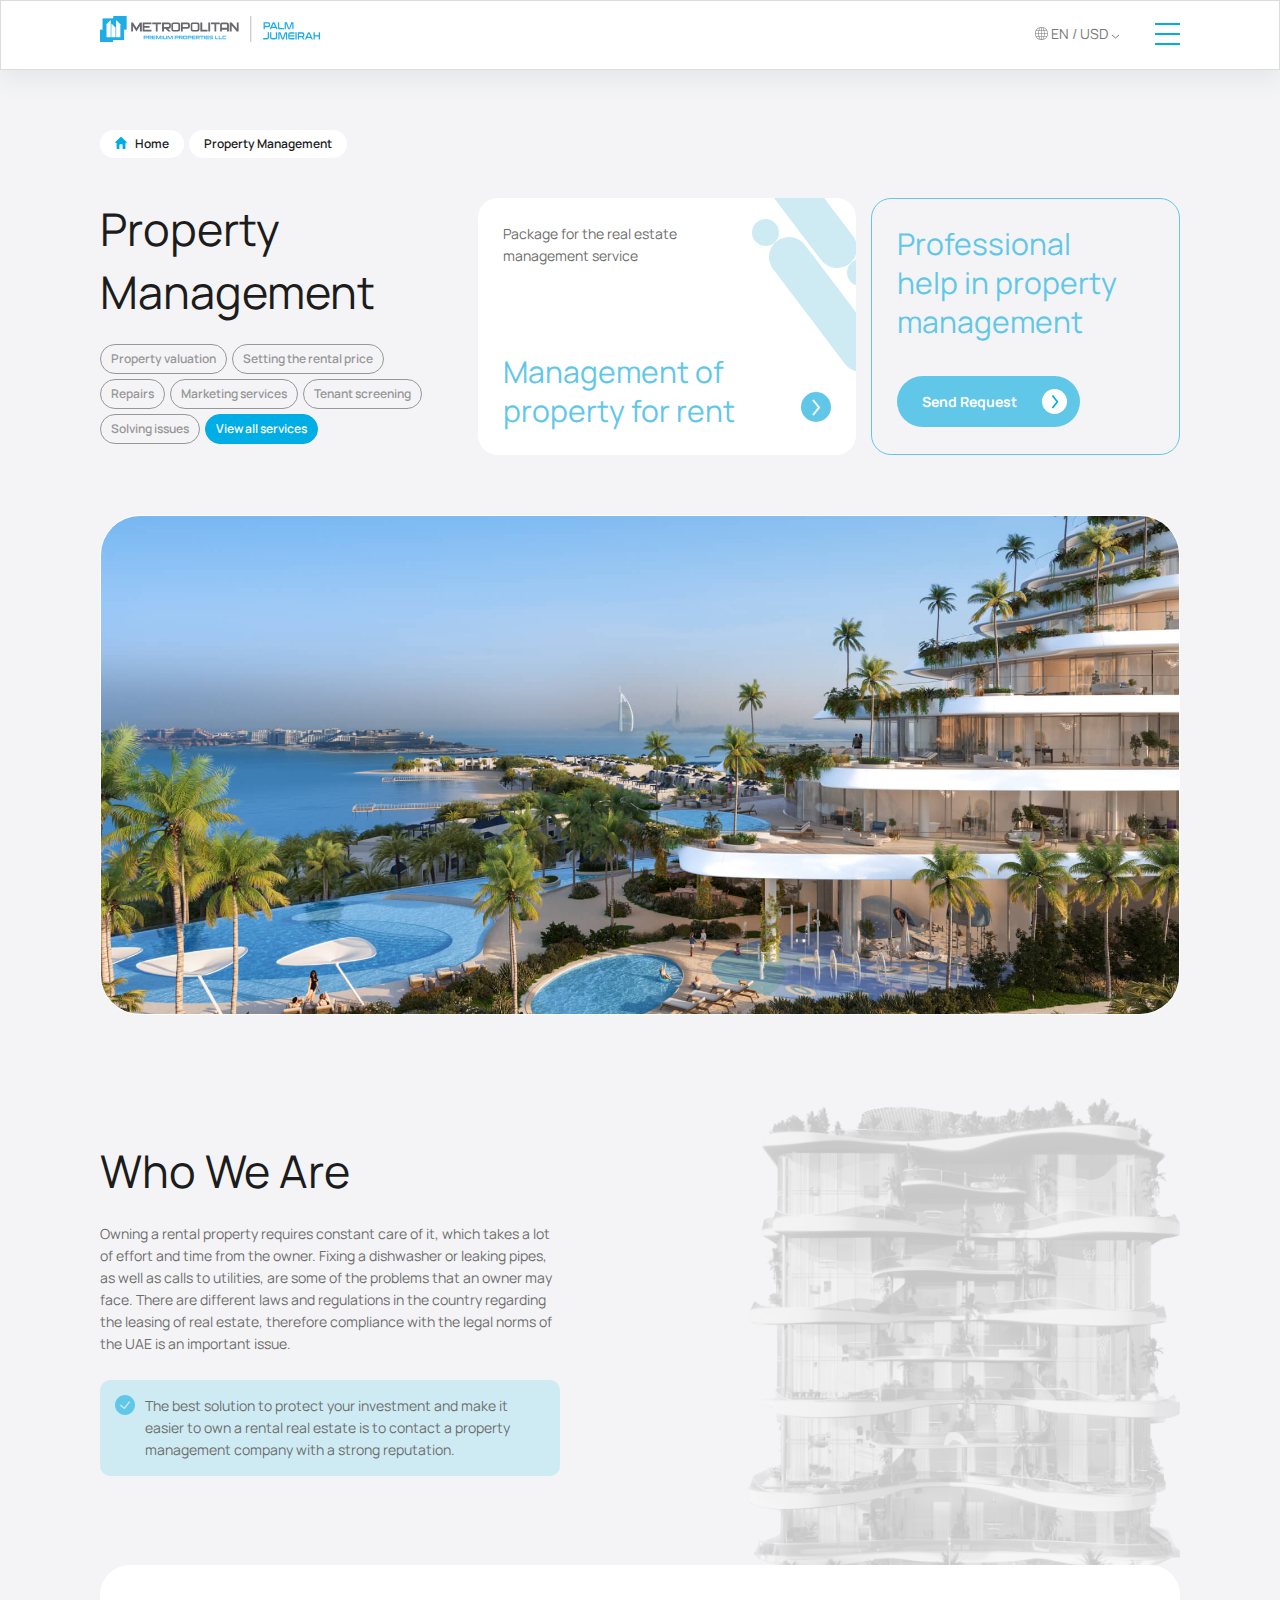
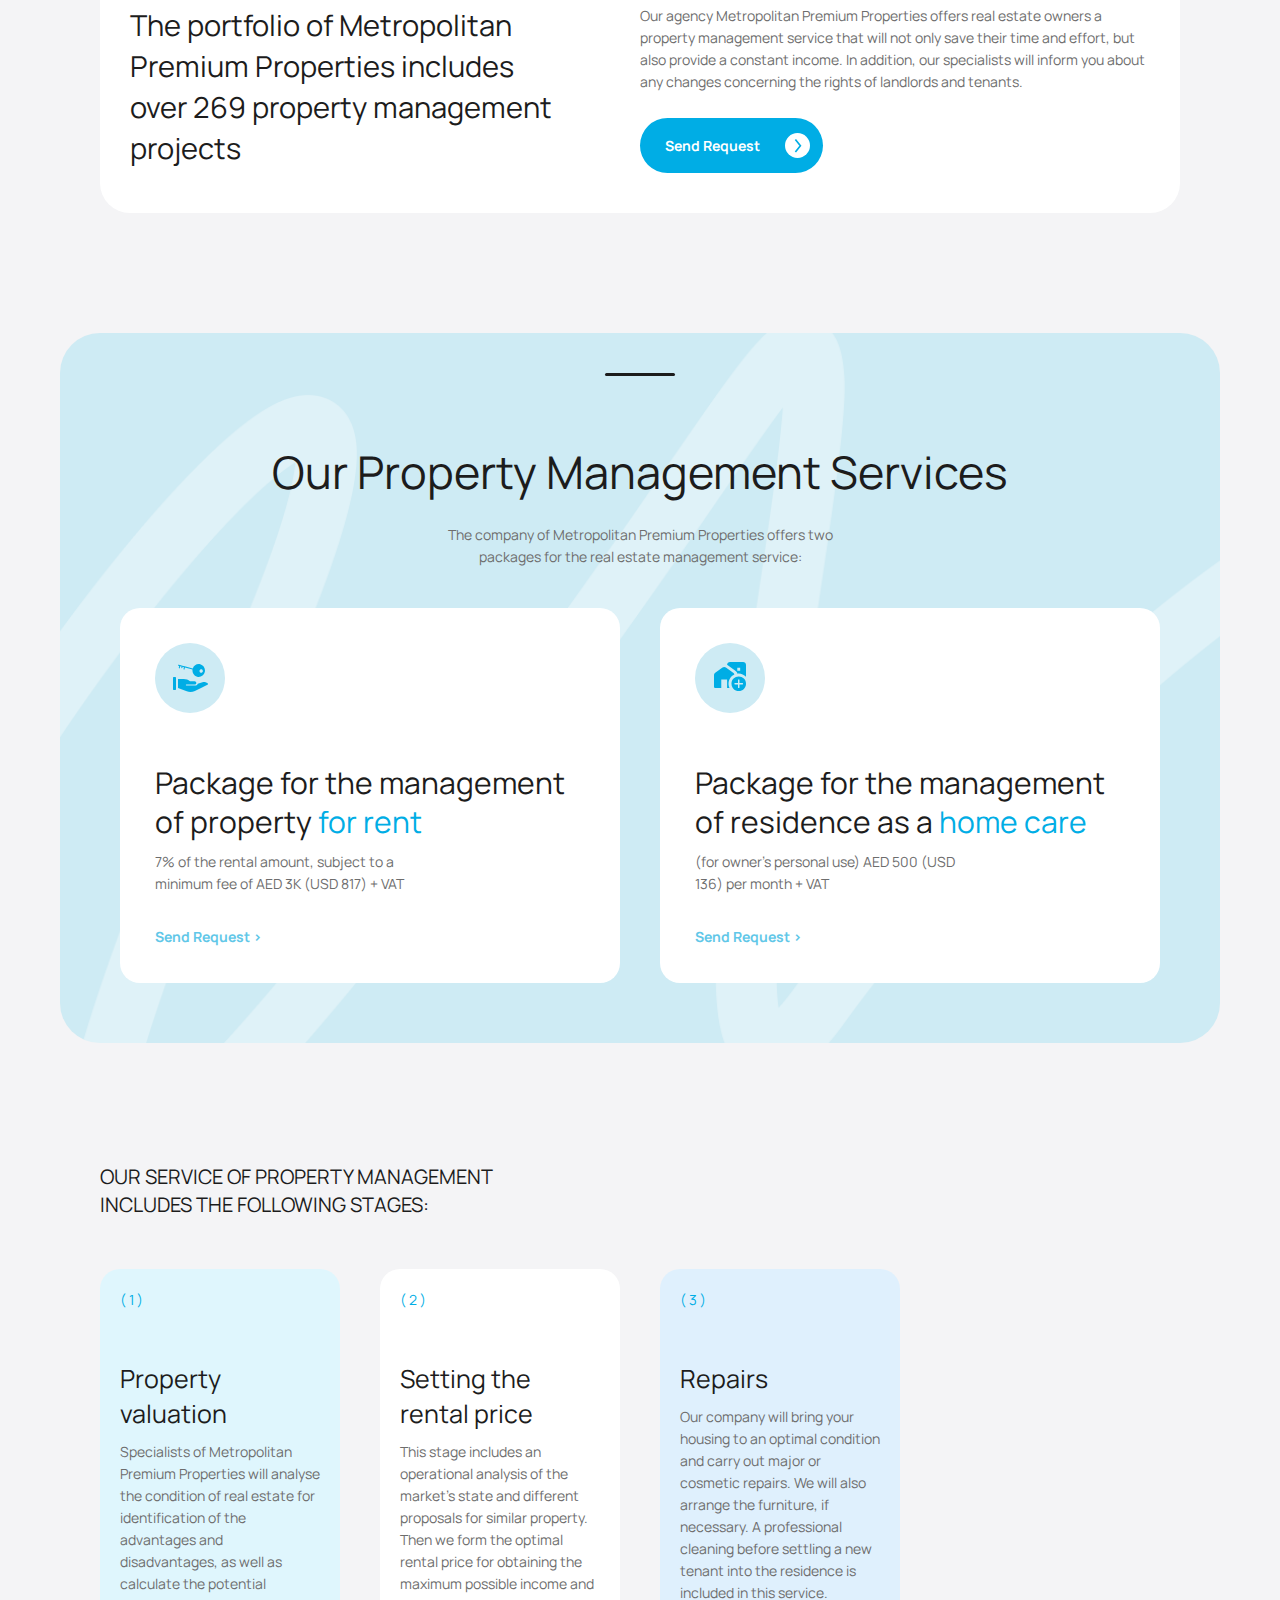
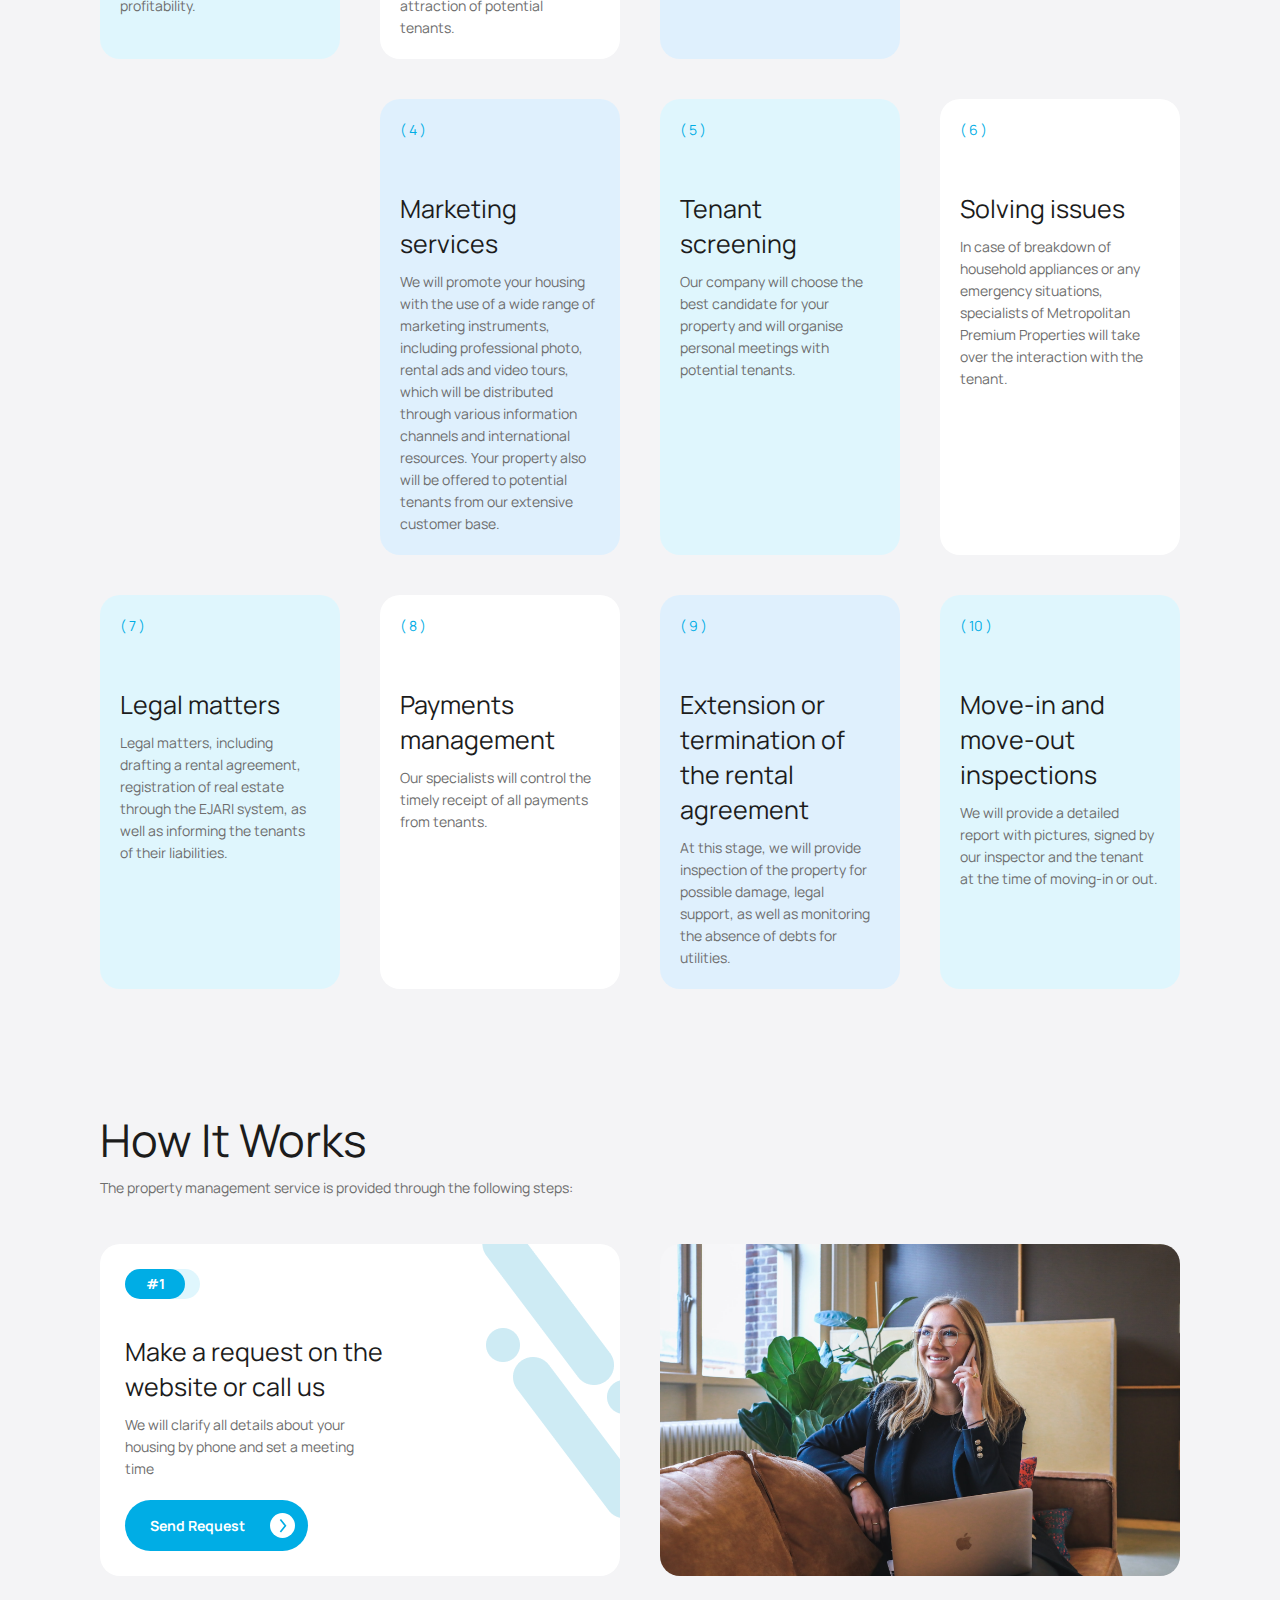
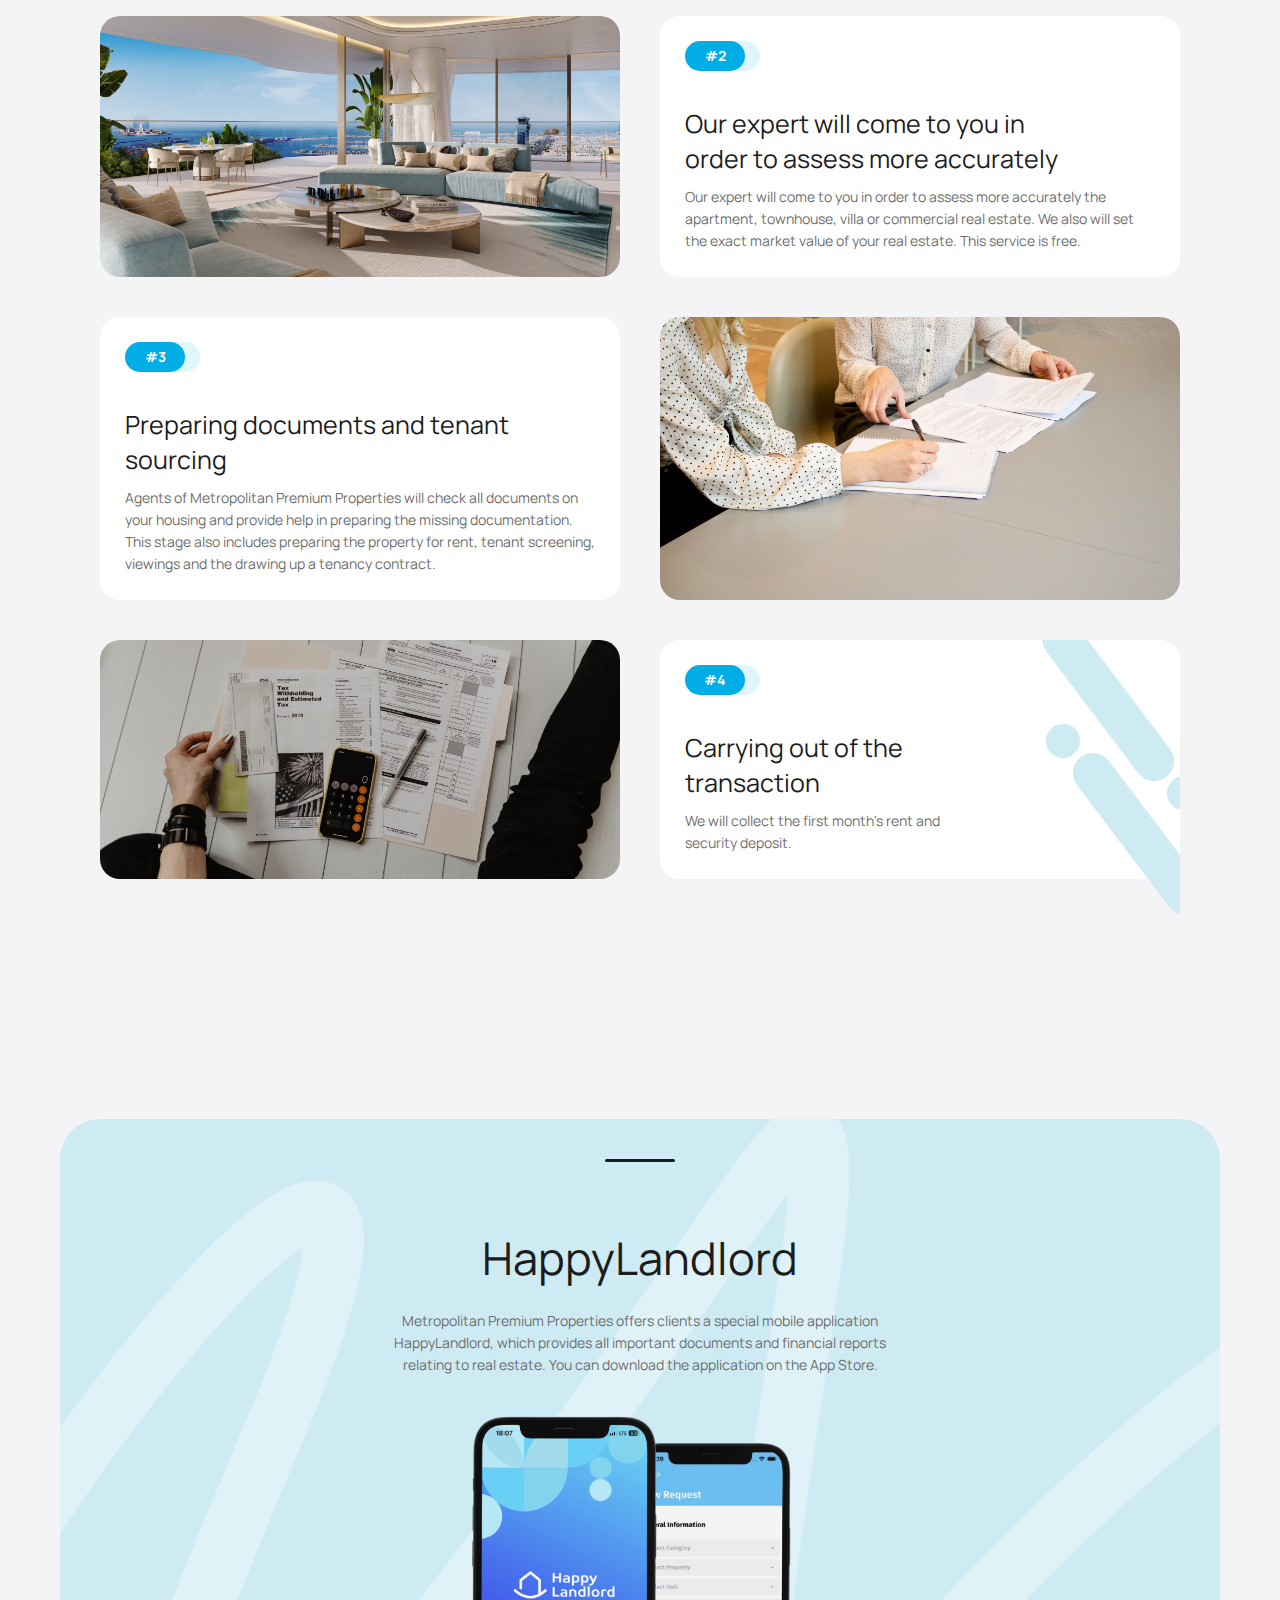
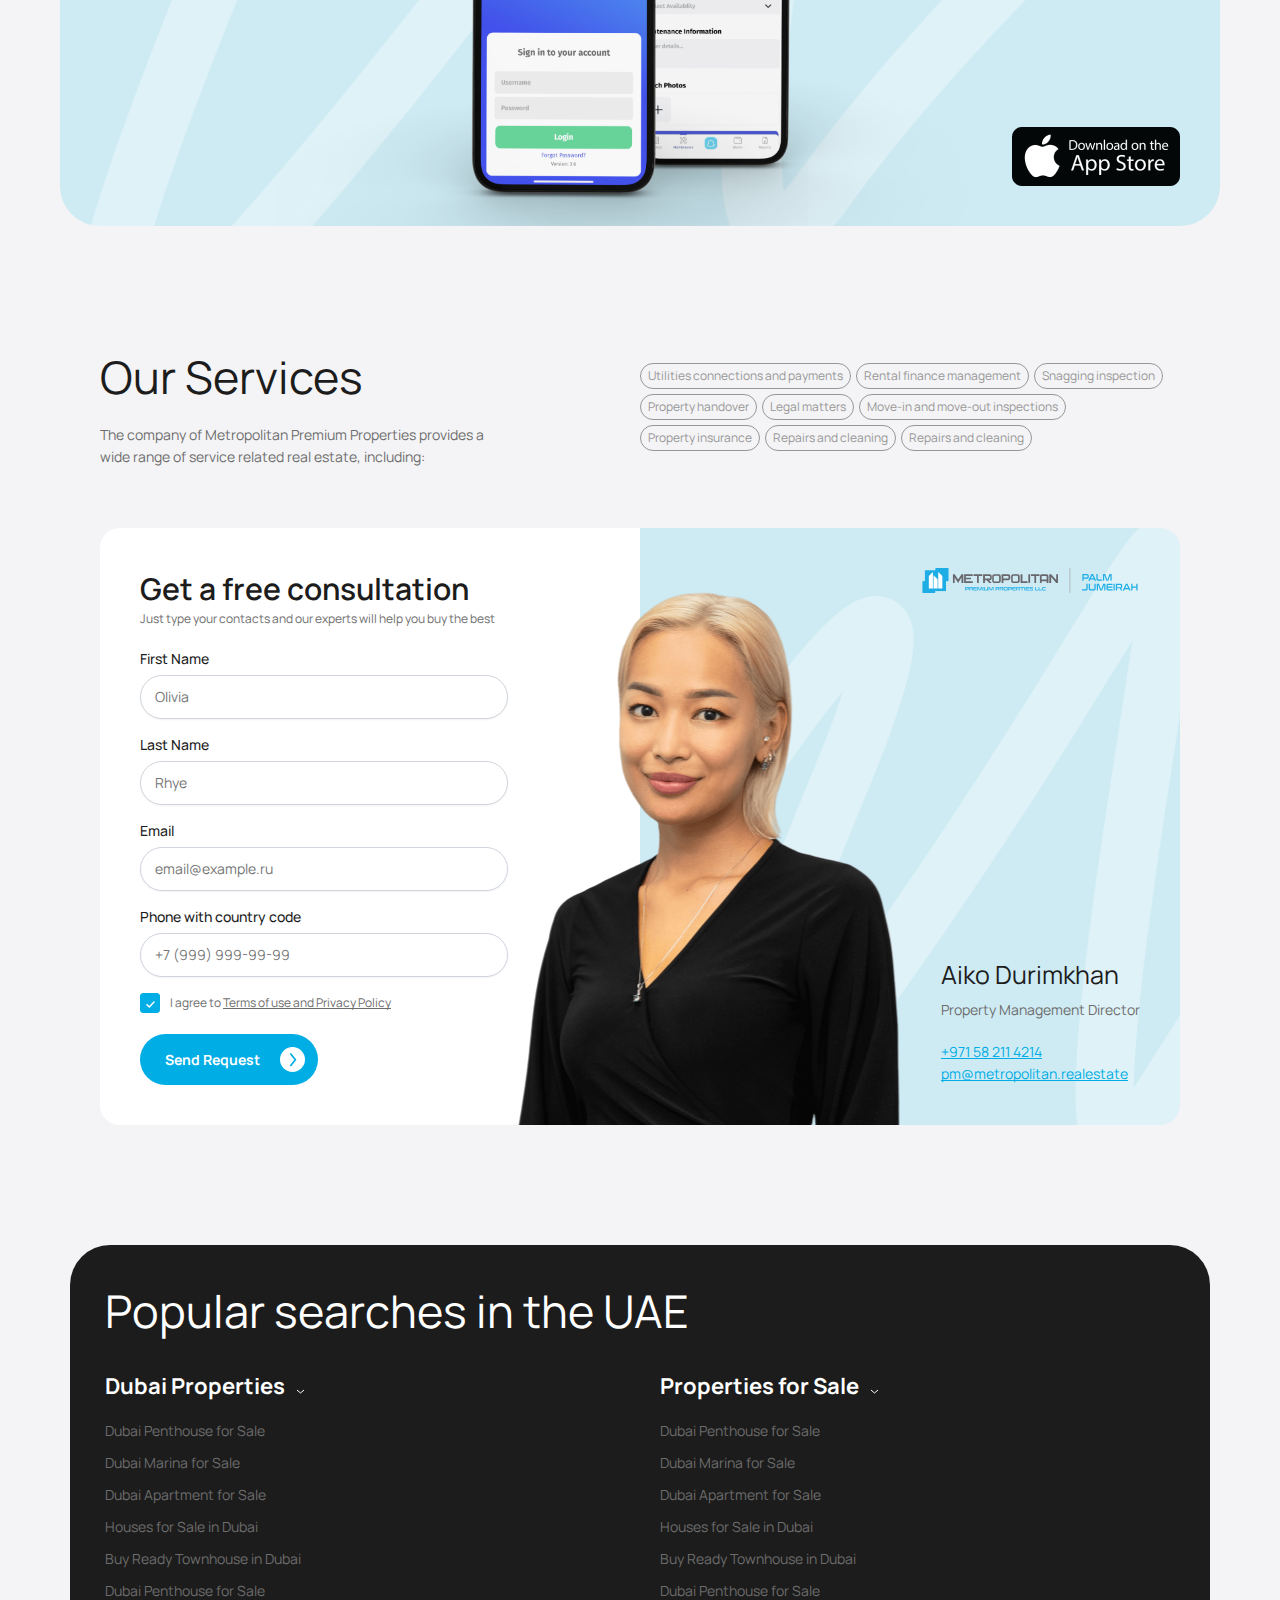
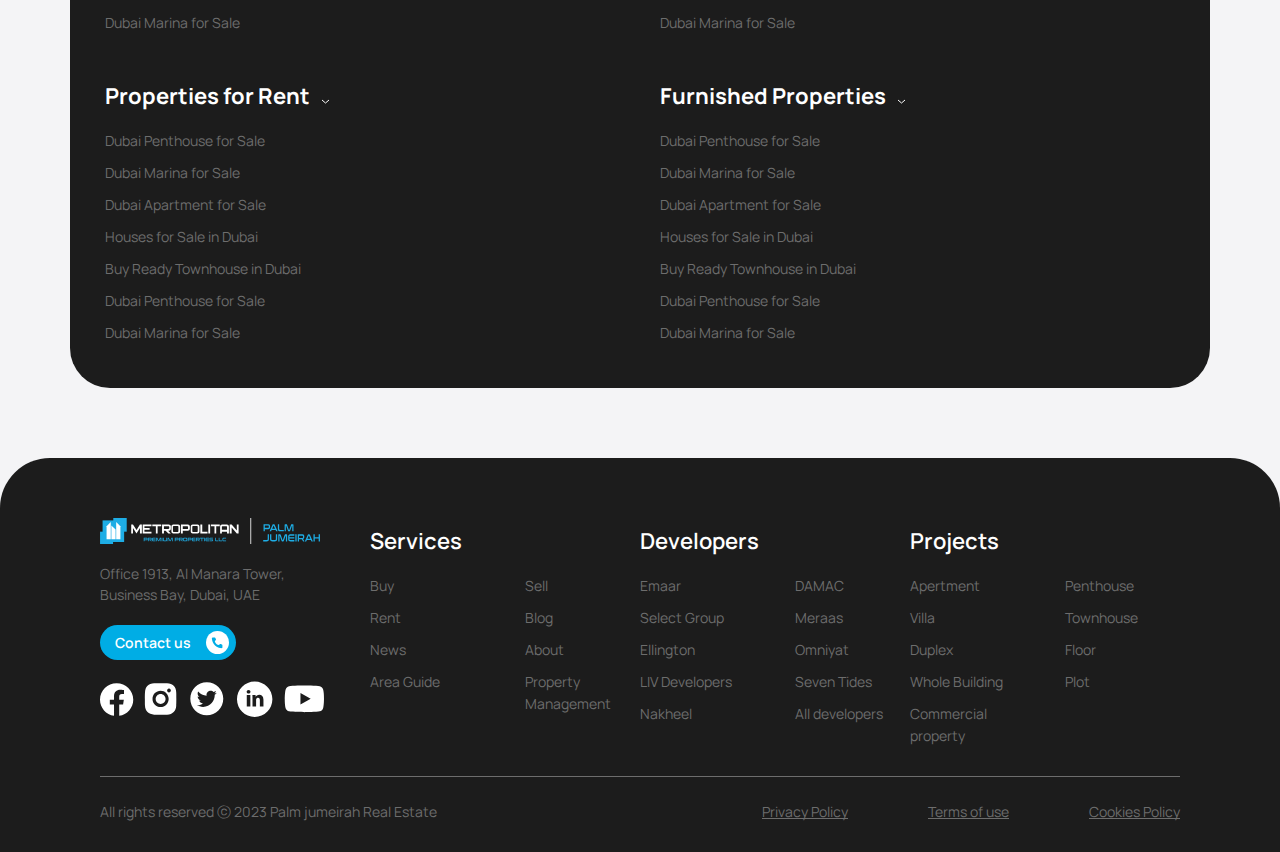
<file: prop-maneg.html>
<!DOCTYPE html>
<html lang="en">
  <head>
    <meta charset="UTF-8" />
    <meta http-equiv="X-UA-Compatible" content="IE=edge" />
    <meta name="viewport" content="width=device-width, initial-scale=1.0" />
    <title>Property Management</title>
    <link
      href="https://fonts.googleapis.com/css2?family=Manrope:wght@200;300;400;500;600;700;800&display=swap"
      rel="stylesheet"
    />
    <link rel="stylesheet" href="./styles/all.css" />
  </head>
  <body>
    <header class="header">
      <div class="header__top">
        <div class="container">
          <a href="#" class="logo logo-head">
            <img src="./assets/imgs/new_logo.svg" alt="logo" class="big-logo"/>
            <img src="./assets/imgs/logo-small.svg" alt="logo" class="small-logo"/>

        </a>
          <div class="btns-group">
            <div class="lang-select">
              <p class="lang-select__line">
                <span data-lang="en" class="language">EN</span> /
                <span data-currency="usd" class="currency">USD</span>
              </p>
              <div class="pop-up lang">
                <div class="custom-select">
                  <div class="custom-select__title">Choose language</div>
                  <div class="custom-select__select" data-lang="en">
                    English / EN
                  </div>
                  <div class="custom-select__options mob">
                    <ul class="custom-select__options__list">
                      <li
                        data-lang_value="en"
                        class="custom-select__options__list__item selected"
                      >
                        English / EN
                      </li>
                      <li
                        data-lang_value="ar"
                        class="custom-select__options__list__item"
                      >
                        Arabian / AR
                      </li>
                      <li
                        data-lang_value="ru"
                        class="custom-select__options__list__item"
                      >
                        Russian / RU
                      </li>
                    </ul>
                  </div>
                </div>
                <div class="custom-select">
                  <div class="custom-select__title">Select currency</div>
                  <div class="custom-select__select" data-currency="usd">
                    USD
                  </div>
                  <div class="custom-select__options mob">
                    <ul class="custom-select__options__list">
                      <li
                        data-currency_value="usd"
                        class="custom-select__options__list__item selected"
                      >
                        USD
                      </li>
                      <li
                        data-currency_value="rub"
                        class="custom-select__options__list__item"
                      >
                        RUB
                      </li>
                      <li
                        data-currency_value="aed"
                        class="custom-select__options__list__item"
                      >
                        AED
                      </li>
                    </ul>
                  </div>
                </div>
                <button class="btn-lang" disabled type="button">Save</button>
                <button type="button" class="mob-close">← back</button>
              </div>
            </div>

            <a href="#" class="contact-btn">Contact us</a>
            <button class="burger" type="menu">
              <span class="line line-1"></span>
              <span class="line line-2"></span>
              <span class="line line-3"></span>
            </button>
          </div>
        </div>
      </div>
      <div class="header__bot">
        <div class="header__bot__mobile-search">
          <div class="container">
            <div class="header__bot__mobile-search__title">
              Top property for life and investments
            </div>
            <button class="header__bot__mobile-search__button">
              Find property
            </button>
          </div>
          <img
            src="./assets/imgs/house.png"
            class="header__bot__mobile-search__img"
            alt=""
          />
        </div>

        <div class="container">
          <div class="mob-title">More information</div>

          <nav class="nav">
            <ul class="nav__list">
            
              <li class="nav__list__item drop">
                <a href="#"
                  ><img
                    src="./assets/imgs/menu/menu-buy.svg"
                    alt=""
                    class="nav__list__item__img"
                  />Buy <span class="arr">></span></a
                >
                <div class="dropdown">
                  <a href="#">Secondary property</a>
                  <a href="#">Off-plan property</a>
                </div>
              </li>
              <li class="nav__list__item">
                <a href="#">
                  <img
                    src="./assets/imgs/menu/menu-aria.svg"
                    alt=""
                    class="nav__list__item__img"
                  />Area Guide</a
                >
              </li>
              <li class="nav__list__item">
                <a href="#"
                  ><img
                    src="./assets/imgs/menu/menu-sell.svg"
                    alt=""
                    class="nav__list__item__img"
                  />Rent</a
                >
              </li>
              <li class="nav__list__item">
                <a href="#">
                  <img
                    src="./assets/imgs/menu/menu-rent.svg"
                    alt=""
                    class="nav__list__item__img"
                  />Sell</a
                >
              </li>
              
              <li class="nav__list__item">
                <a href="#">
                  <img
                    src="./assets/imgs/menu/menu-prop.svg"
                    alt=""
                    class="nav__list__item__img"
                  />Property Management</a
                >
              </li>
              <li class="nav__list__item">
                <a href="#">
                  <img
                    src="./assets/imgs/menu/menu-blog.svg"
                    alt=""
                    class="nav__list__item__img"
                  />Blog</a
                >
              </li>
              <li class="nav__list__item">
                <a href="#">
                  <img
                    src="./assets/imgs/menu/menu-news.svg"
                    alt=""
                    class="nav__list__item__img"
                  />News <span class="stiker">10</span></a
                >
              </li>
              <li class="nav__list__item">
                <a href="#">
                  <img
                    src="./assets/imgs/menu/menu-info.svg"
                    alt=""
                    class="nav__list__item__img"
                  />About</a
                >
              </li>
            </ul>
          </nav>
          <div class="filters">
            <div class="filter-body">
              <div class="filter-select">
                <span class="filter-select__text" data-prj_sel="1"
                  >Projects</span
                >
                <svg
                  width="21"
                  height="21"
                  viewBox="0 0 21 21"
                  fill="none"
                  xmlns="http://www.w3.org/2000/svg"
                >
                  <circle
                    cx="10.5"
                    cy="10.5"
                    r="10.5"
                    transform="rotate(90 10.5 10.5)"
                    fill="#61C7E8"
                  />
                  <path
                    d="M6 9L10.5 13L15 9"
                    stroke="white"
                    stroke-linecap="round"
                  />
                </svg>
              </div>
              <div class="filter-opions">
                <ul class="filter-opions__list">
                  <li data-prjval="1" class="filter-opions__list__item">
                   <a href="#">Developer</a> 
                  </li>
                  <li data-prjval="2" class="filter-opions__list__item">
                    <a href="#">Developer 2</a> 
                  </li>
                  <li data-prjval="3" class="filter-opions__list__item">
                    <a href="#">Commercial Property</a> 
                  </li>
                  <li data-prjval="4" class="filter-opions__list__item">
                    <a href="#"> Developer 4</a> 
                  </li>
                </ul>
              </div>
            </div>
            <div class="filter-body">
              <div class="filter-select">
                <span data-dev_sel="1" class="filter-select__text"
                  >Developers</span
                >
                <svg
                  width="21"
                  height="21"
                  viewBox="0 0 21 21"
                  fill="none"
                  xmlns="http://www.w3.org/2000/svg"
                >
                  <circle
                    cx="10.5"
                    cy="10.5"
                    r="10.5"
                    transform="rotate(90 10.5 10.5)"
                    fill="#61C7E8"
                  />
                  <path
                    d="M6 9L10.5 13L15 9"
                    stroke="white"
                    stroke-linecap="round"
                  />
                </svg>
              </div>
              <div class="filter-opions">
                <ul class="filter-opions__list">
                  <li data-dev_val="1" class="filter-opions__list__item">
                    <a href="#">Projects</a> 
                  </li>
                  <li data-dev_val="2" class="filter-opions__list__item">
                    <a href="#">Projects2</a> 
                  </li>
                  <li data-dev_val="3" class="filter-opions__list__item select">
                    <a href="#">Commercial Property</a> 
                  </li>
                  <li data-dev_val="4" class="filter-opions__list__item">
                    <a href="#">Projects 4</a>
                  </li>
                </ul>
              </div>
            </div>
            <button type="button" class="filter-btn">
              <img src="./assets/imgs/filter.svg" alt="filter" />
            </button>
          </div>
          <!-- <div class="lang-select mob-lang">
            <div class="lang-select__line">
              <span data-lang="en" class="language">EN</span> /
              <span data-currency="usd" class="currency">USD</span>
            </div>

            <div class="pop-up lang">
              <div class="custom-select">
                <div class="custom-select__title">Choose language</div>
                <div class="custom-select__select" data-lang="en">
                  English / EN
                </div>
                <div class="custom-select__options">
                  <ul class="custom-select__options__list">
                    <li
                      data-lang_value="en"
                      class="custom-select__options__list__item selected"
                    >
                      English / EN
                    </li>
                    <li
                      data-lang_value="ar"
                      class="custom-select__options__list__item"
                    >
                      Arabian / AR
                    </li>
                    <li
                      data-lang_value="ru"
                      class="custom-select__options__list__item"
                    >
                      Russian / RU
                    </li>
                  </ul>
                </div>
              </div>
              <div class="custom-select">
                <div class="custom-select__title">Select currency</div>
                <div class="custom-select__select" data-currency="usd">USD</div>
                <div class="custom-select__options">
                  <ul class="custom-select__options__list">
                    <li
                      data-currency_value="usd"
                      class="custom-select__options__list__item selected"
                    >
                      USD
                    </li>
                    <li
                      data-currency_value="rub"
                      class="custom-select__options__list__item"
                    >
                      RUB
                    </li>
                    <li
                      data-currency_value="aed"
                      class="custom-select__options__list__item"
                    >
                      AED
                    </li>
                  </ul>
                </div>
              </div>
              <button class="btn-lang" disabled type="button">Save</button>
            </div>
          </div> -->
        </div>
      </div>
    </header>
    <main>
      <section class="prop-mang">
        <div class="container">
          <div class="bread-crums">
            <a href="#" class="bread-crums__item home">Home</a>
            <a href="#" class="bread-crums__item">Property Management</a>
          </div>
          <div class="content-section">
            <h1 class="title">Property Management</h1>
            <div class="tags">
              <span class="tags__item">Property valuation</span>
              <span class="tags__item">Setting the rental price</span>
              <span class="tags__item">Repairs</span>
              <span class="tags__item">Marketing services</span>
              <span class="tags__item">Tenant screening</span>
              <span class="tags__item">Solving issues</span>
              <a href="#services" class="tags__item all">View all services</a>
            </div>
          </div>
          <div class="content-section">
            <div class="content-section__item">
              <img src="./assets/imgs/prop-dek.svg" class="dekor" alt="dekor">
              <p class="deskr">Package for the real estate management service</p>
              <a href="#rent" class="link">Management of property for rent</a>
            </div>
            <div class="content-section__item">
              <h2 class="title">Professional help in property management</h2>
              <button type="button" class="w-100-arr btn">Send Request</button>
            </div>
          </div>
         
        </div>
      </section>
      <section class="prop-build">
        <div class="container">
          <div class="build">
            <img src="./assets/imgs/prp-img.png" alt="" class="build__img">
          </div>
        </div>
      </section>
      <section class="prop-who">
        <div class="container">
          <div class="content-section">
            <h2 class="title">Who We Are</h2>
            <p class="paragraf">Owning a rental property requires constant care of it, which takes a lot of effort and time from the owner. Fixing a dishwasher or leaking pipes, as well as calls to utilities, are some of the problems that an owner may face. There are different laws and regulations in the country regarding the leasing of real estate, therefore compliance with the legal norms of the UAE is an important issue.</p>
            <div class="check-paragraf">The best solution to protect your investment and make it easier to own a rental real estate is to contact a property management company with a strong reputation.</div>
          </div>
          <div class="content-section">
              <img src="./assets/imgs/prp-grey.png" alt="build" class="img">
          </div>
          <div class="content-section">
            <div class="content-item">
              <h4 class="sub-title">The portfolio of Metropolitan Premium Properties includes over 269 property management projects</h4>
            </div>
            <div class="content-item">
              <p class="paragraf">Our agency Metropolitan Premium Properties offers real estate owners a property management service that will not only save their time and effort, but also provide a constant income. In addition, our specialists will inform you about any changes concerning the rights of landlords and tenants.</p>
              <button type="button" class="w-100-arr btn">Send Request</button>

            </div>
          </div>
            
        </div>
      </section>
      <section class="prp-magment-service" id="rent">
        <div class="container">
          <span class="line"></span>
          <h2  class="title">Our Property Management Services</h2>
          <h5 class="sub-title">
            The company of Metropolitan Premium Properties offers two packages for the real estate management service:
          </h5>
          <div class="baners">
            <div class="baners__item">
              <div class="img-wrap">
                <img src="./assets/imgs/keys.svg" alt="keys">
              </div>
              <h5 class="baners__item__title">Package for the management of property <span class="blue">for rent</span></h5>
              <p class="baners__item__descr">7% of the rental amount, subject to a minimum fee of AED 3K (USD 817) + VAT</p>
              <a href="#" class="baners__item__link">Send Request ></a>
            </div>
            <div class="baners__item">
              <div class="img-wrap">
                <img src="./assets/imgs/prp-home.svg" alt="home">
              </div>
              <h5 class="baners__item__title">Package for the management of residence as a <span class="blue">home care</span></h5>
              <p class="baners__item__descr">(for owner’s personal use) 
                AED 500 (USD 136) per month + VAT</p>
              <a href="#" class="baners__item__link">Send Request ></a>
            </div>
          </div>
        </div>
      </section>
      <section class="prp-structure structure">
        <div class="container">
          <h4 class="title" id="services">
            Our service of property management includes the following stages:
          </h4>
          <div class="stages-wrap">
            <div class="stages">
              <div class="stages__item light-blue">
                <span class="stage">( 1 )</span>
                <h5 class="name">Property valuation</h5>
                <p class="paragraf">Specialists of Metropolitan Premium Properties will analyse the condition of real estate for identification of the advantages and disadvantages, as well as calculate the potential profitability.</p>
              </div>
              <div class="stages__item">
                <span class="stage">( 2 )</span>
                <h5 class="name">Setting the rental price</h5>
                <p class="paragraf">This stage includes an operational analysis of the market’s state and different proposals for similar property. Then we form the optimal rental price for obtaining the maximum possible income and attraction of potential tenants.</p>
              </div>
              <div class="stages__item blue">
                <span class="stage">( 3 )</span>
                <h5 class="name">Repairs</h5>
                <p class="paragraf">Our company will bring your housing to an optimal condition and carry out major or cosmetic repairs. We will also arrange the furniture, if necessary. A professional cleaning before settling a new tenant into the residence is included in this service.</p>
              </div>
            </div>
            <div class="stages">
              <div class="stages__item blue">
                <span class="stage">( 4 )</span>
                <h5 class="name">Marketing services</h5>
                <p class="paragraf">We will promote your housing with the use of a wide range of marketing instruments, including professional photo, rental ads and video tours, which will be distributed through various information channels and international resources. Your property also will be offered to potential tenants from our extensive customer base.</p>
              </div>
              <div class="stages__item light-blue">
                <span class="stage">( 5 )</span>
                <h5 class="name">Tenant screening</h5>
                <p class="paragraf">Our company will choose the best candidate for your property and will organise personal meetings with potential tenants.</p>
              </div>
              <div class="stages__item">
                <span class="stage">( 6 )</span>
                <h5 class="name">Solving issues</h5>
                <p class="paragraf">In case of breakdown of household appliances or any emergency situations, specialists of Metropolitan Premium Properties will take over the interaction with the tenant.</p>
              </div>
            </div>
            <div class="stages">
              <div class="stages__item light-blue">
                <span class="stage">( 7 )</span>
                <h5 class="name">Legal matters</h5>
                <p class="paragraf">Legal matters, including drafting a rental agreement, registration of real estate through the EJARI system, as well as informing the tenants of their liabilities.</p>
              </div>
              <div class="stages__item">
                <span class="stage">( 8 )</span>
                <h5 class="name">Payments management</h5>
                <p class="paragraf">Our specialists will control the timely receipt of all payments from tenants.</p>
              </div>
              <div class="stages__item blue">
                <span class="stage">( 9 )</span>
                <h5 class="name">Extension or termination of the rental agreement</h5>
                <p class="paragraf">At this stage, we will provide inspection of the property for possible damage, legal support, as well as monitoring the absence of debts for utilities.</p>
              </div>
              <div class="stages__item light-blue">
                <span class="stage">( 10 )</span>
                <h5 class="name">Move-in and move-out inspections</h5>
                <p class="paragraf">We will provide a detailed report with pictures, signed by our inspector and the tenant at the time of moving-in or out.</p>
              </div>
  
            </div>
          </div>
          
        </div>
      </section>
      <section class="prp-works">
        <div class="container">
          <h2 class="title">How It Works</h2>
          <h5 class="sub-title">The property management service is provided through the following steps:</h5>
          <div class="tile">
            <div class="tile-row">
              <div class="tile__item">
                <img src="./assets/imgs/prp-deck-2.png" alt="deck" class="tile__item__img">
                <div class="num-wr">
                  <span class="num">#1 </span>
                  <span class="hover"></span>
                </div>
                <h3 class="tile__item__title half">Make a request on the website or call us</h3>
                <p class="tile__item__deskr half">We will clarify all details about your housing by phone and set a meeting time</p>
                <button class="w-100-arr tile__item__btn">Send Request</button>
              </div>
              <div class="tile__item tile__item-bg" style="background-image: url('./assets/imgs/prp-tile-1.png');">
                
              </div>
            </div>
            <div class="tile-row">
              <div class="tile__item tile__item-bg" style="background-image: url('./assets/imgs/prp-tile-2.png');">
              
              </div>
              <div class="tile__item">
                <div class="num-wr">
                  <span class="num">#2</span>
                  
                  <span class="hover"></span>
                </div>
                <h3 class="tile__item__title">Our expert will come to you in order to assess more accurately</h3>
                <p class="tile__item__deskr">Our expert will come to you in order to assess more accurately the apartment, townhouse, villa or commercial real estate. We also will set the exact market value of your real estate. This service is free.
                </p>
              </div>
            </div>
            <div class="tile-row">
              <div class="tile__item">
                <div class="num-wr">
                  <span class="num">#3 </span>
                  <span class="hover"></span>
                </div>
                <h3 class="tile__item__title">Preparing documents and tenant sourcing</h3>
                <p class="tile__item__deskr">Agents of Metropolitan Premium Properties will check all documents on your housing and provide help in preparing the missing documentation. This stage also includes preparing the property for rent, tenant screening, viewings and the drawing up a tenancy contract.
                </p>
              </div>
              <div class="tile__item tile__item-bg" style="background-image: url('./assets/imgs/prp-tile-bg3.png');"></div>
            </div>
            <div class="tile-row">
              <div class="tile__item tile__item-bg" style="background-image: url('./assets/imgs/prp-tile-bg4.png');"></div>
              <div class="tile__item">
                <img src="./assets/imgs/prp-deck-2.png" alt="deck" class="tile__item__img">
  
                <div class="num-wr">
                <span class="num">#4 </span>
                <span class="hover"></span>
              </div>
              <h3 class="tile__item__title half">Carrying out of the transaction</h3>
                <p class="tile__item__deskr half">We will collect the first month's rent and security deposit.
                </p>
            </div>
            </div>
           
          </div>
        </div>
      </section>
      <section class="app">
        <div class="container">
          <div class="line"></div>
          <h2 class="title">
            HappyLandlord
          </h2>
          <p class="descr">Metropolitan Premium Properties offers clients a special mobile application HappyLandlord, which provides all important documents and financial reports relating to real estate. You can download the application on the App Store.</p>
          <a href="#" class="app-link">
            <img src="./assets/imgs/app-st.png" class="app-img" alt="app-store">
          </a>
            <img src="./assets/imgs/Phone.png" class="phone" alt="phone">
        </div>
      </section>
      <section class="prp-services">
        <div class="container">
          <div class="contant-section">
            <h2 class="title">Our Services</h2>
            <p class="descr">
              The company of Metropolitan Premium Properties provides a wide range of service related real estate, including:
            </p>
          </div>
          <div class="contant-section">
            <ul class="services-list">
              <li class="services-list__item">Utilities connections and payments </li>
              <li class="services-list__item">Rental finance management </li>
              <li class="services-list__item">Snagging inspection </li>
              <li class="services-list__item">Property handover </li>
              <li class="services-list__item">Legal matters </li>
              <li class="services-list__item">Move-in and move-out inspections </li>
              <li class="services-list__item">Property insurance </li>
              <li class="services-list__item">Repairs and cleaning </li>
              <li class="services-list__item">Repairs and cleaning </li>
            </ul>
          </div>

        </div>
      </section>
      <section class="contact-form managers">
        <div class="container">
          <div class="content-item">
            <h3 class="form-title">Get a free consultation</h3>
            <p class="deskr">
              Just type your contacts and our experts will help you buy the best
            </p>
            <form action="#" class="form">
              <div class="input-wrap">
                <label for="first-name">First Name</label>
                <input
                  type="text"
                  placeholder="Olivia"
                  id="first-name"
                  class="input"
                />
              </div>
              <div class="input-wrap">
                <label for="second-name">Last Name</label>
                <input
                  type="text"
                  placeholder="Rhye"
                  id="second-name"
                  class="input"
                />
              </div>
              <div class="input-wrap">
                <label for="email">Email</label>
                <input
                  type="email"
                  placeholder="email@example.ru"
                  id="email"
                  class="input"
                />
              </div>
              <div class="input-wrap">
                <label for="phone">Phone with country code</label>
                <input
                  type="tel"
                  placeholder="+7 (999) 999-99-99"
                  id="phone"
                  class="input"
                />
              </div>
              <div class="check-wrap">
                <input
                  class="checkbox"
                  type="checkbox"
                  checked
                  name="terms"
                  id="terms"
                />

                <label class="check-label" for="terms"
                  >I agree to
                  <a href="#">Terms of use and Privacy Policy</a></label
                >
              </div>

              <button class="submit w-100-arr" type="submit">
                Send Request
              </button>
            </form>
          </div>
          <div class="content-item">
            <img src="./assets/imgs/new_logo.svg" alt="logo " class="logo" />
           <div class="manager">
            <img
              src="./assets/imgs/aico.png"
              alt="manager"
              class="manager-big"
              
            />
            <img
            src="./assets/imgs/manager-sm.png"
            alt="manager"
            class="manager-small"
            
          />
          </div>
            <div class="manager-contact">
              <p class="name">Aiko Durimkhan</p>
              <p class="position">
                Property Management Director
              </p>
              <a href="#" class="link">+971 58 211 4214</a>
              <a href="#" class="link mail">pm@metropolitan.realestate</a>
            </div>
          </div>
        </div>
      </section>
      <section class="popular">
        <div class="container">
          <h3 class="title">Popular searches in the UAE</h3>
          <div class="lists">
            <div class="list">
              <h4 class="list__title">Dubai Properties</h4>
              <ul class="list__body">
                <li class="list__body__item">
                  <a href="#">Dubai Penthouse for Sale</a>
                </li>
                <li class="list__body__item">
                  <a href="#">Dubai Marina for Sale</a>
                </li>
                <li class="list__body__item">
                  <a href="#">Dubai Apartment for Sale</a>
                </li>
                <li class="list__body__item">
                  <a href="#">Houses for Sale in Dubai</a>
                </li>
                <li class="list__body__item">
                  <a href="#">Buy Ready Townhouse in Dubai</a>
                </li>
                <li class="list__body__item">
                  <a href="#">Dubai Penthouse for Sale</a>
                </li>
                <li class="list__body__item">
                  <a href="#">Dubai Marina for Sale</a>
                </li>
              </ul>
            </div>
            <div class="list">
              <h4 class="list__title">Properties for Sale</h4>
              <ul class="list__body">
                <li class="list__body__item">
                  <a href="#">Dubai Penthouse for Sale</a>
                </li>
                <li class="list__body__item">
                  <a href="#">Dubai Marina for Sale</a>
                </li>
                <li class="list__body__item">
                  <a href="#">Dubai Apartment for Sale</a>
                </li>
                <li class="list__body__item">
                  <a href="#">Houses for Sale in Dubai</a>
                </li>
                <li class="list__body__item">
                  <a href="#">Buy Ready Townhouse in Dubai</a>
                </li>
                <li class="list__body__item">
                  <a href="#">Dubai Penthouse for Sale</a>
                </li>
                <li class="list__body__item">
                  <a href="#">Dubai Marina for Sale</a>
                </li>
              </ul>
            </div>
            <div class="list">
              <h4 class="list__title">Properties for Rent</h4>
              <ul class="list__body">
                <li class="list__body__item">
                  <a href="#">Dubai Penthouse for Sale</a>
                </li>
                <li class="list__body__item">
                  <a href="#">Dubai Marina for Sale</a>
                </li>
                <li class="list__body__item">
                  <a href="#">Dubai Apartment for Sale</a>
                </li>
                <li class="list__body__item">
                  <a href="#">Houses for Sale in Dubai</a>
                </li>
                <li class="list__body__item">
                  <a href="#">Buy Ready Townhouse in Dubai</a>
                </li>
                <li class="list__body__item">
                  <a href="#">Dubai Penthouse for Sale</a>
                </li>
                <li class="list__body__item">
                  <a href="#">Dubai Marina for Sale</a>
                </li>
              </ul>
            </div>
            <div class="list">
              <h4 class="list__title">Furnished Properties</h4>
              <ul class="list__body">
                <li class="list__body__item">
                  <a href="#">Dubai Penthouse for Sale</a>
                </li>
                <li class="list__body__item">
                  <a href="#">Dubai Marina for Sale</a>
                </li>
                <li class="list__body__item">
                  <a href="#">Dubai Apartment for Sale</a>
                </li>
                <li class="list__body__item">
                  <a href="#">Houses for Sale in Dubai</a>
                </li>
                <li class="list__body__item">
                  <a href="#">Buy Ready Townhouse in Dubai</a>
                </li>
                <li class="list__body__item">
                  <a href="#">Dubai Penthouse for Sale</a>
                </li>
                <li class="list__body__item">
                  <a href="#">Dubai Marina for Sale</a>
                </li>
              </ul>
            </div>
          </div>
        </div>
      </section>
    </main>
    <footer class="footer">
      <div class="container">
        <div class="top">
          <div class="top__item">
            <a href="#" class="home"
              ><img src="./assets/imgs/footer_logo.svg" alt="logo"
            /></a>
            <p class="address">
              Office 1913, Al Manara Tower, Business Bay, Dubai, UAE
            </p>
            <a href="#" class="contact-btn">Contact us</a>

            <div class="social">
              <a href="#" class="social__link">
                <img src="./assets/imgs/fb.svg" alt=""
              /></a>
              <a href="" class="social__link">
                <img src="./assets/imgs/inst.svg" alt=""
              /></a>
              <a href="" class="social__link">
                <img src="./assets/imgs/tw.svg" alt=""
              /></a>
              <a href="" class="social__link">
                <img src="./assets/imgs/link.svg" alt=""
              /></a>
              <a href="" class="social__link">
                <img src="./assets/imgs/yb.svg" alt=""
              /></a>
            </div>
          </div>
          <div class="top__item">
            <h4 class="list-title">Services</h4>
            <ul class="list">
              <li class="list__item"><a href="#">Buy</a></li>
              <li class="list__item"><a href="#">Sell</a></li>
              <li class="list__item"><a href="#">Rent</a></li>
              <li class="list__item"><a href="#">Blog</a></li>
              <li class="list__item"><a href="#">News</a></li>
              <li class="list__item"><a href="#">About</a></li>
              <li class="list__item"><a href="#">Area Guide</a></li>
              <li class="list__item"><a href="#">Property Management</a></li>
            </ul>
          </div>
          <div class="top__item">
            <h4 class="list-title">Developers</h4>
            <ul class="list">
              <li class="list__item"><a href="#">Emaar</a></li>
              <li class="list__item"><a href="#">DAMAC</a></li>
              <li class="list__item"><a href="#">Select Group</a></li>
              <li class="list__item"><a href="#">Meraas</a></li>
              <li class="list__item"><a href="#">Ellington</a></li>
              <li class="list__item"><a href="#">Omniyat</a></li>
              <li class="list__item"><a href="#">LIV Developers</a></li>
              <li class="list__item"><a href="#">Seven Tides</a></li>
              <li class="list__item"><a href="#">Nakheel</a></li>
              <li class="list__item"><a href="#">All developers</a></li>
            </ul>
          </div>
          <div class="top__item">
            <h4 class="list-title">Projects</h4>
            <ul class="list">
              <li class="list__item"><a href="#">Apertment</a></li>
              <li class="list__item"><a href="#">Penthouse</a></li>
              <li class="list__item"><a href="#">Villa</a></li>
              <li class="list__item"><a href="#">Townhouse</a></li>
              <li class="list__item"><a href="#">Duplex</a></li>
              <li class="list__item"><a href="#">Floor</a></li>
              <li class="list__item"><a href="#">Whole Building</a></li>
              <li class="list__item"><a href="#">Plot</a></li>
              <li class="list__item"><a href="#">Commercial property</a></li>
            </ul>
          </div>
        </div>
        <div class="bot">
          <p class="copywrite">
            All rights reserved ⓒ 2023 Palm jumeirah Real Estate
          </p>
          <div class="policy">
            <a href="#" class="policy__item">Privacy Policy</a>
            <a href="#" class="policy__item">Terms of use</a>
            <a href="#" class="policy__item">Cookies Policy</a>
          </div>
        </div>
      </div>
    </footer>
    <script src="./scripts.js"></script>
  </body>
</html>
</file>
